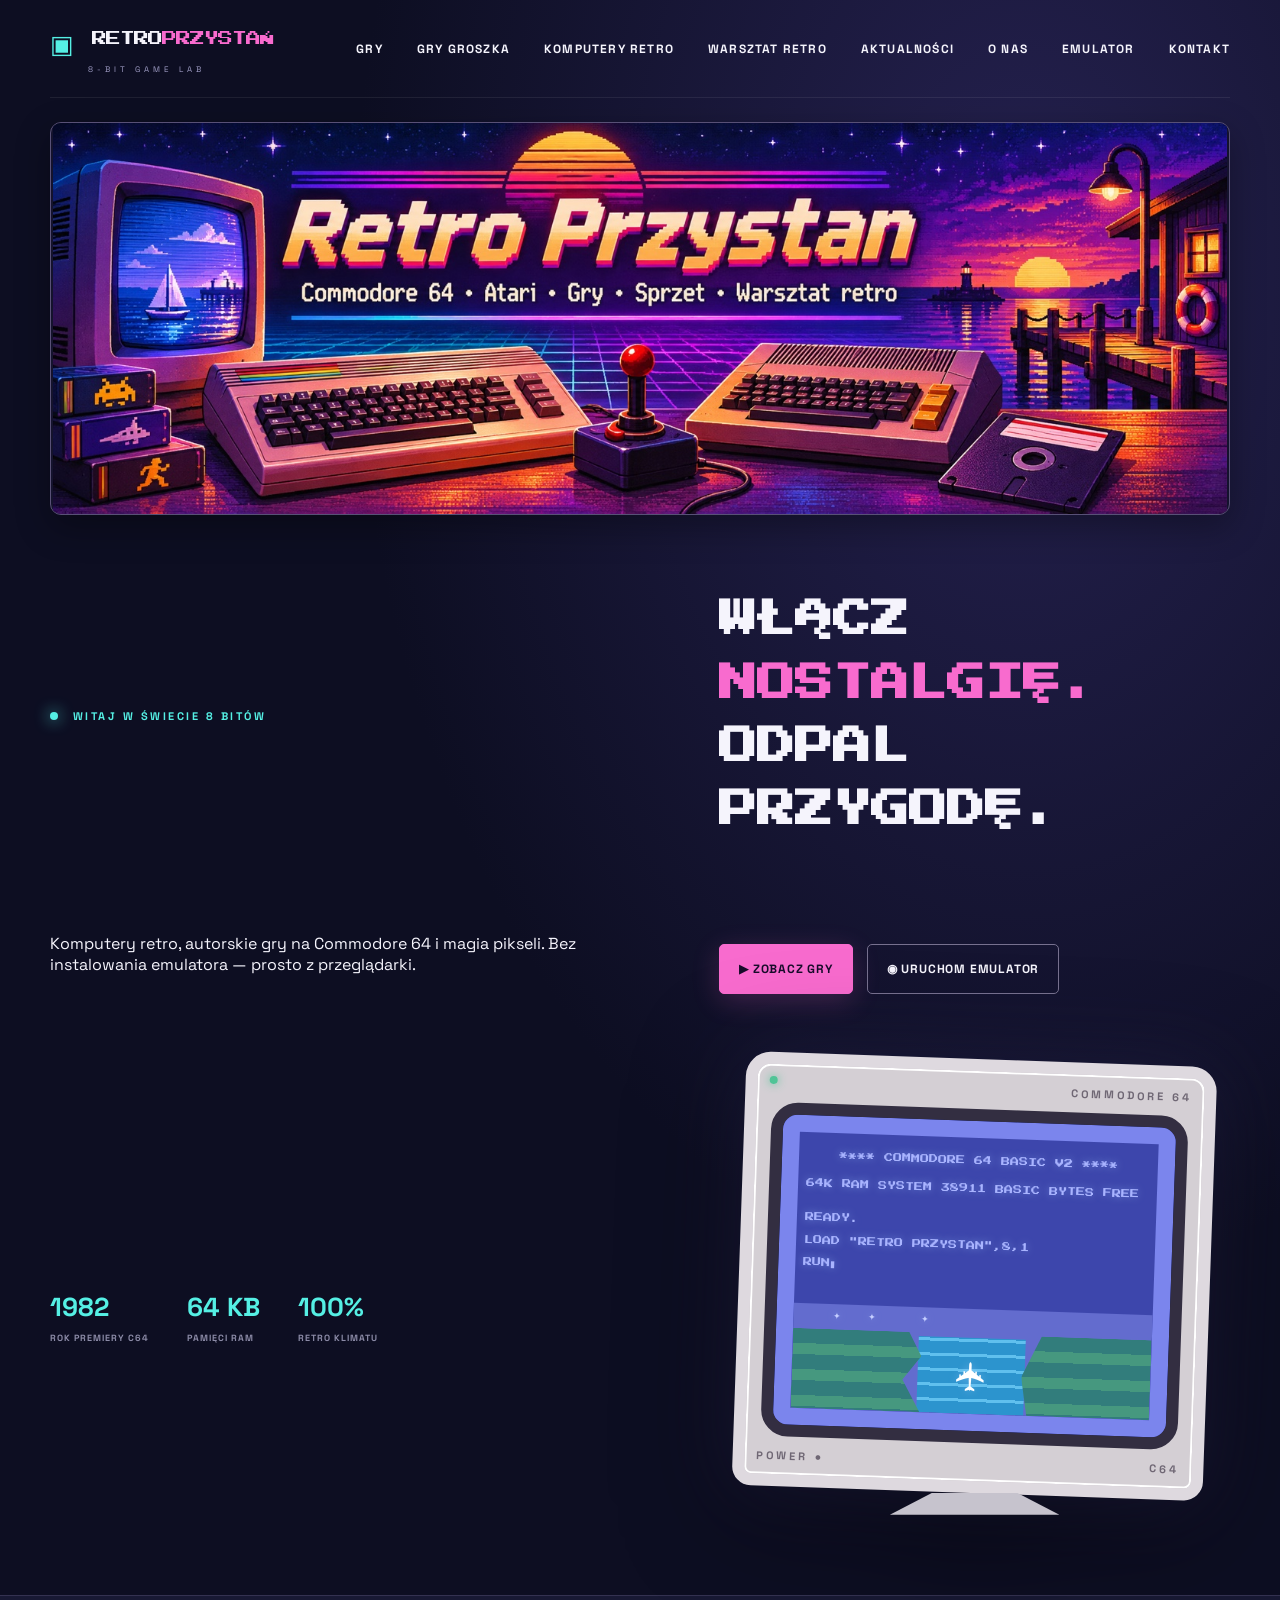
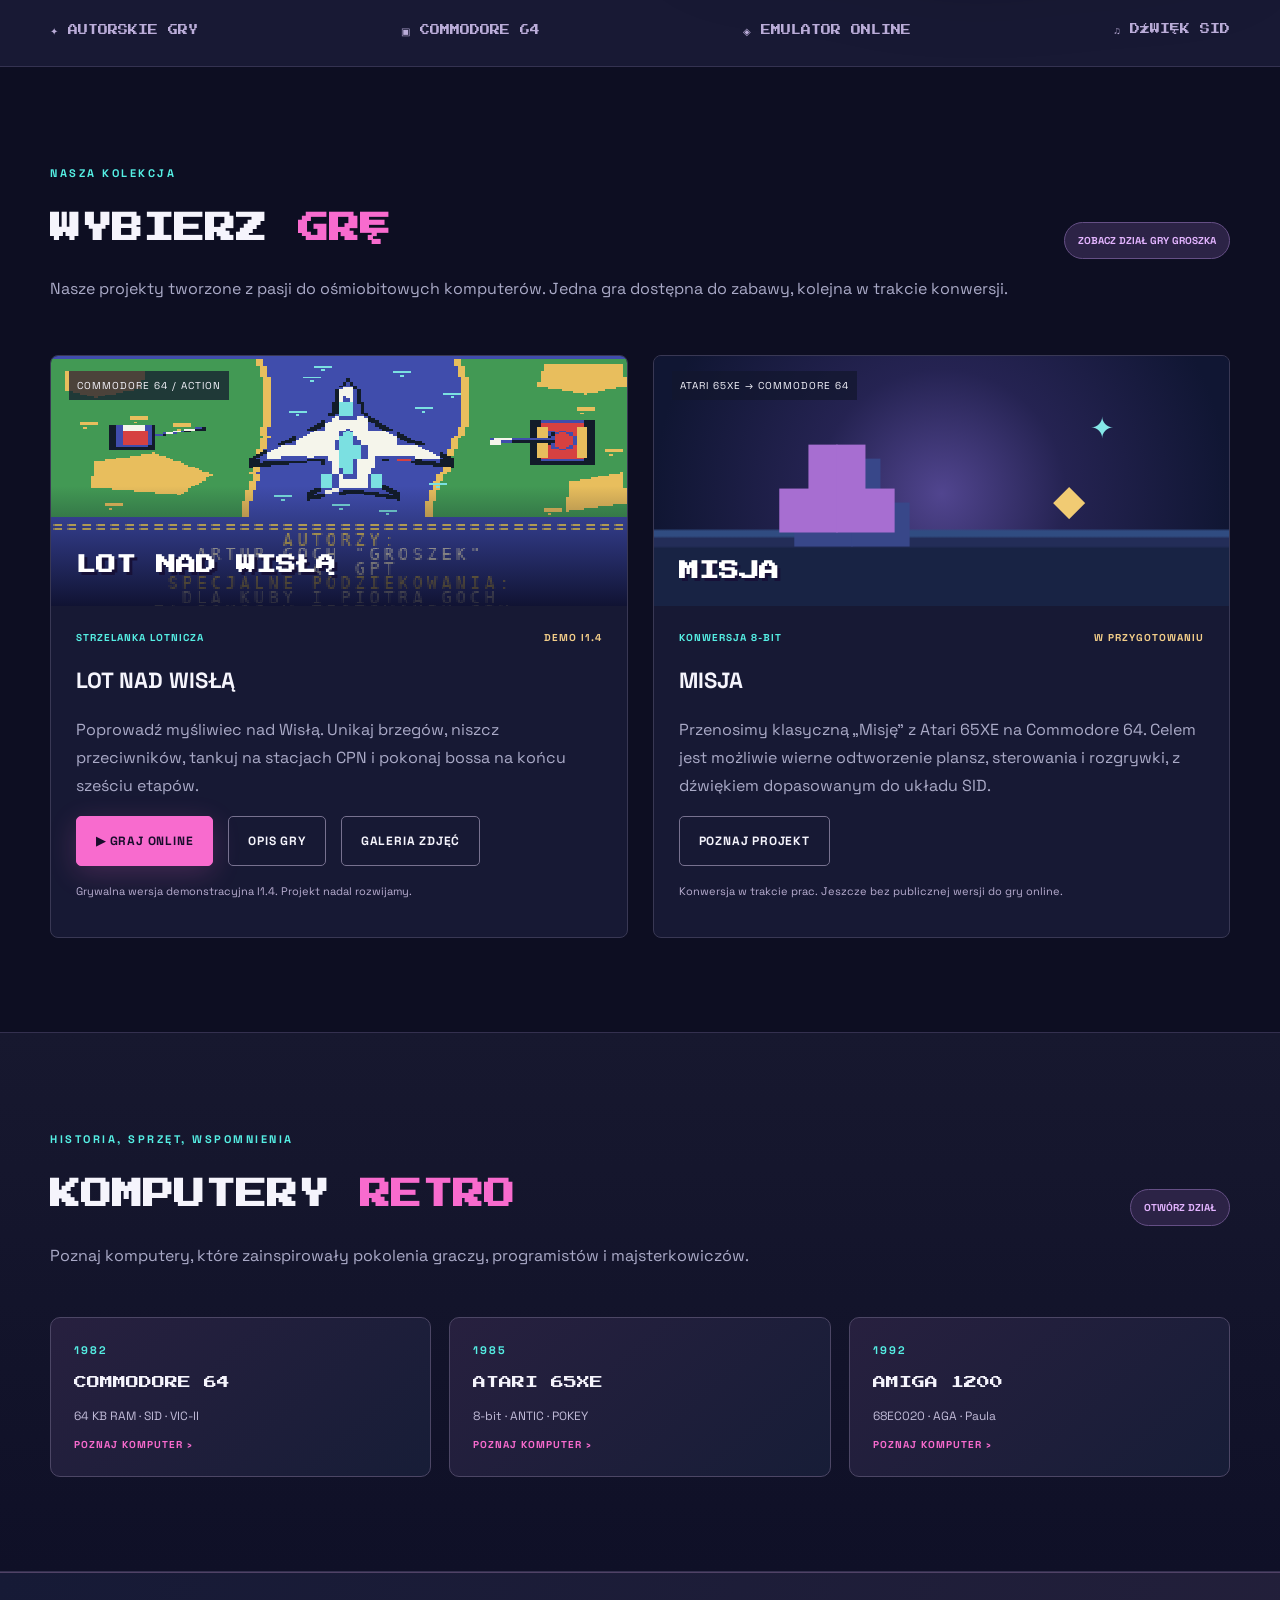
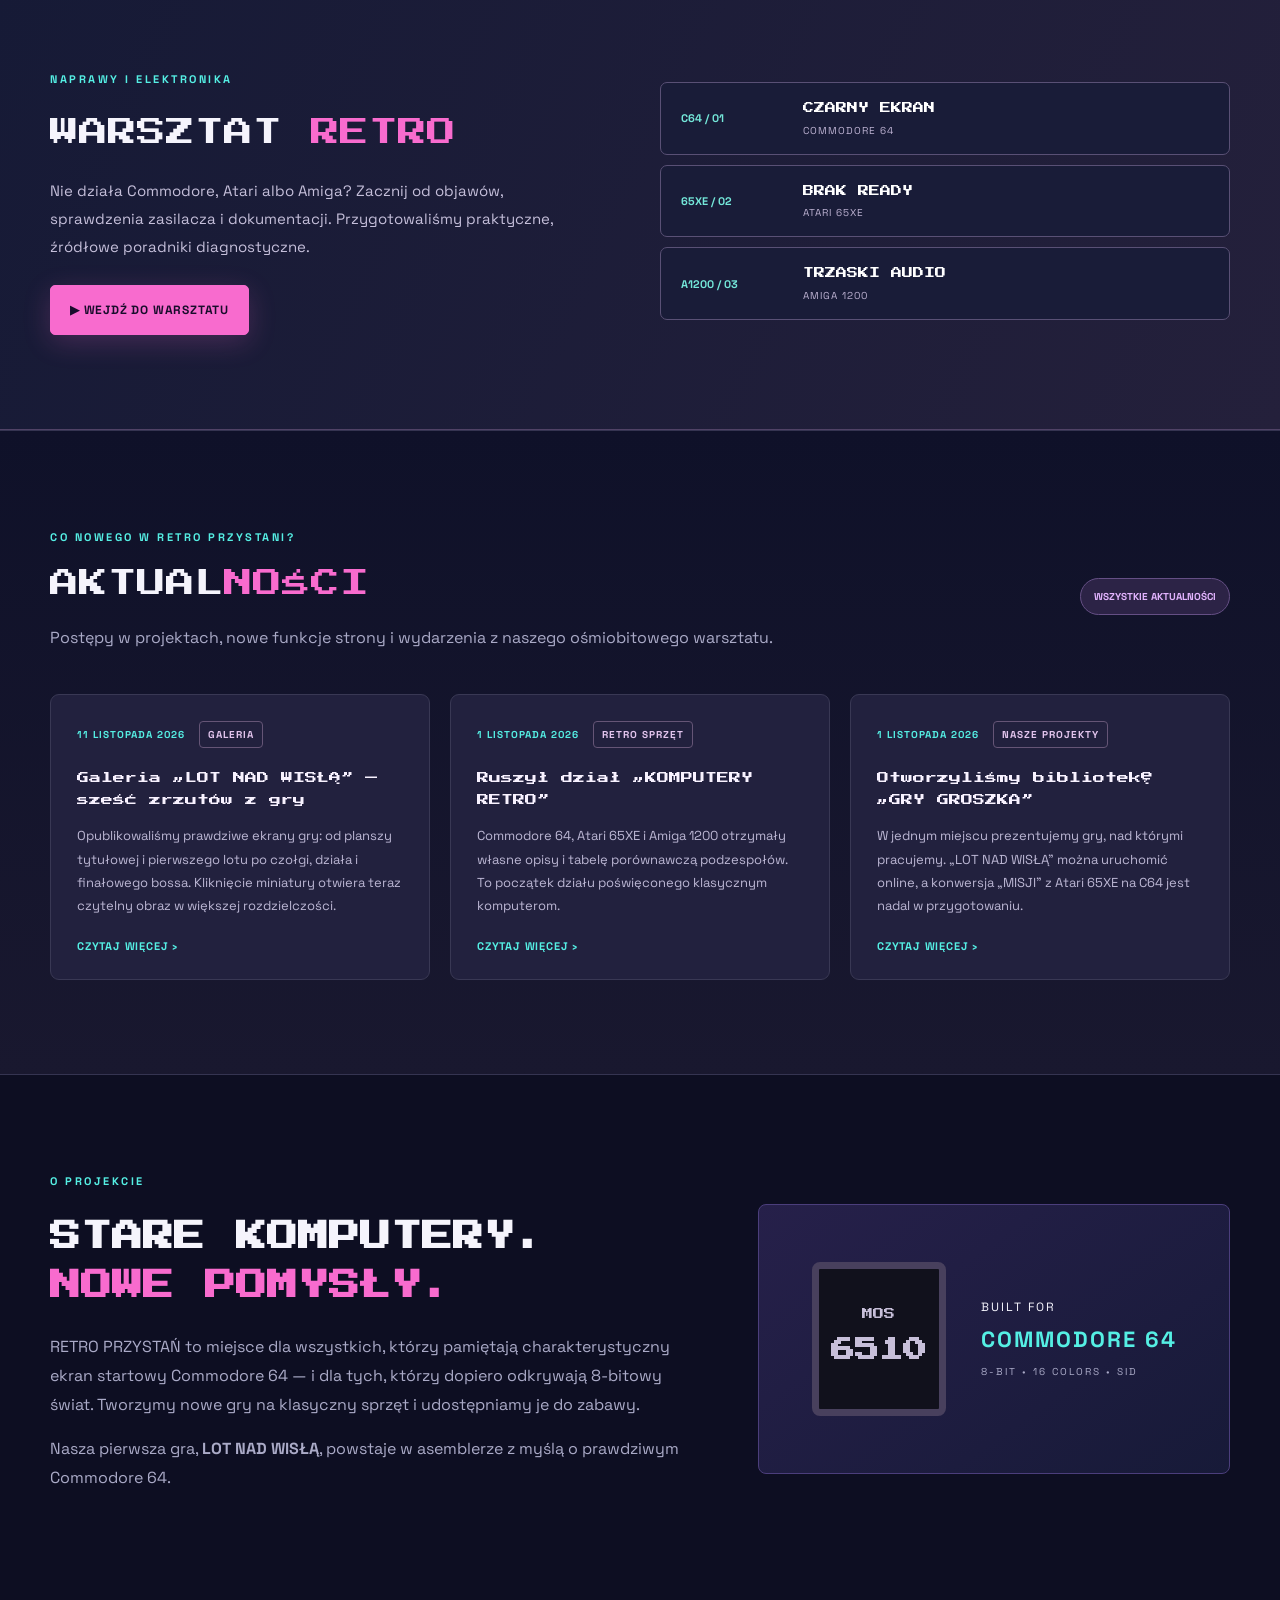
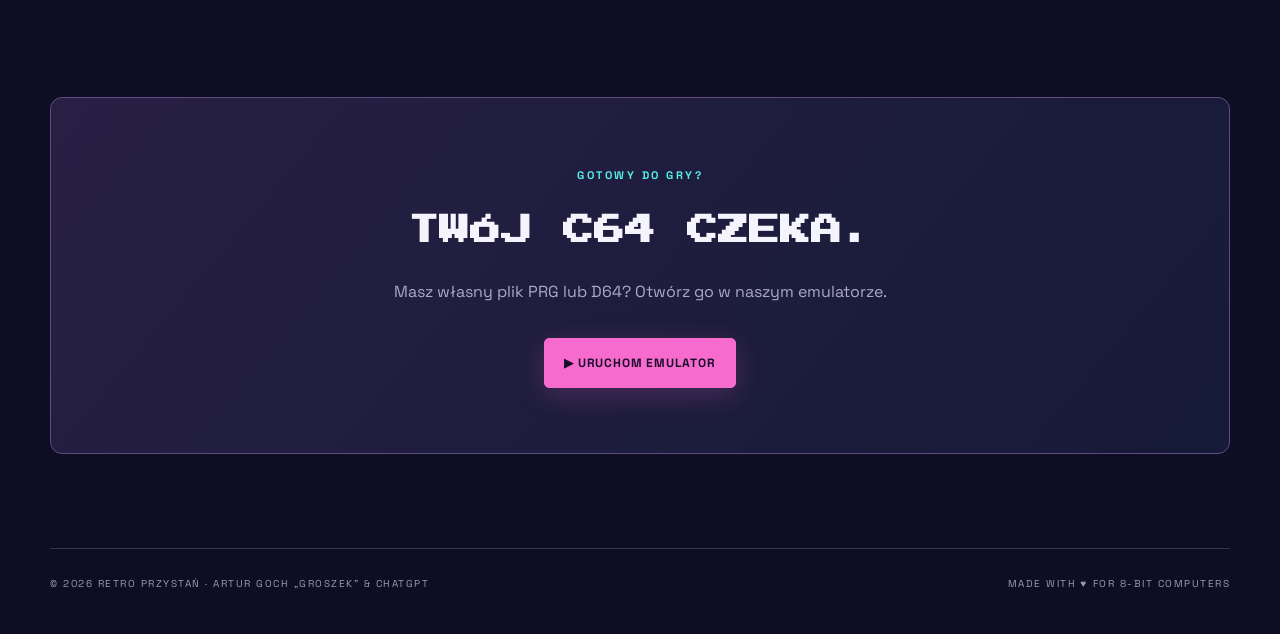
<file: index.html>
<!doctype html>
<html lang="pl">
<head>
  <meta charset="utf-8"><meta name="viewport" content="width=device-width,initial-scale=1">
  <meta name="theme-color" content="#11112b">
  <meta name="description" content="Retro Przystań — Commodore 64, autorskie gry i emulator w przeglądarce.">
  <title>RETRO PRZYSTAŃ — Gry na Commodore 64</title>
  <link rel="preconnect" href="https://fonts.googleapis.com">
  <link rel="preconnect" href="https://fonts.gstatic.com" crossorigin>
  <link href="https://fonts.googleapis.com/css2?family=Press+Start+2P&family=Space+Grotesk:wght@400;500;600;700&display=swap" rel="stylesheet">
  <link rel="stylesheet" href="style.css">
</head>
<body>
  <header class="topbar wrap"><a class="logo" href="index.html"><span class="logo-mark">▣</span> RETRO<span class="accent">PRZYSTAŃ</span><small>8-BIT GAME LAB</small></a><nav aria-label="Menu"><a href="#gry">GRY</a><a href="gry-groszka.html">GRY GROSZKA</a><a href="komputery-retro.html">KOMPUTERY RETRO</a><a href="warsztat-retro.html">WARSZTAT RETRO</a><a href="aktualnosci.html">AKTUALNOŚCI</a><a href="#o-projekcie">O NAS</a><a href="player.html">EMULATOR</a><a href="#kontakt">KONTAKT</a></nav></header>
  <main>
    <section class="home-main-banner wrap" aria-label="Baner główny RETRO PRZYSTANI">
      <img src="images/retro-przystan-banner-glowny.jpg" alt="Retro Przystań — Commodore 64, Atari, gry, sprzęt i warsztat retro. Nastrojowa grafika z komputerami, joystickiem, monitorem i przystanią o zachodzie słońca." width="1536" height="512" loading="eager" fetchpriority="high" decoding="async">
    </section>
    <section class="hero wrap"
      <div class="hero-text"><span class="eyebrow"><span class="pulse"></span> WITAJ W ŚWIECIE 8 BITÓW</span><h1>WŁĄCZ <em>NOSTALGIĘ.</em><br>ODPAL PRZYGODĘ.</h1><p>Komputery retro, autorskie gry na Commodore 64 i magia pikseli. Bez instalowania emulatora — prosto z przeglądarki.</p><div class="actions"><a class="btn primary" href="#gry">▶ ZOBACZ GRY</a><a class="btn ghost" href="player.html">◉ URUCHOM EMULATOR</a></div><div class="hero-stats"><div><strong>1982</strong><span>ROK PREMIERY C64</span></div><div><strong>64 KB</strong><span>PAMIĘCI RAM</span></div><div><strong>100%</strong><span>RETRO KLIMATU</span></div></div></div>
      <div class="machine" aria-label="Dekoracyjny ekran stylizowany na monitor Commodore 64"><div class="monitor"><div class="monitor-top"><span class="led"></span><span>COMMODORE 64</span></div><div class="crt"><div class="crt-inner"><div class="screen-title">**** COMMODORE 64 BASIC V2 ****</div><div>64K RAM SYSTEM 38911 BASIC BYTES FREE</div><div class="ready">READY.</div><div class="screen-line">LOAD "RETRO PRZYSTAN",8,1</div><div class="screen-line">RUN<span class="cursor">▮</span></div><div class="pixel-scene"><div class="sky-pixels">✦ &nbsp; ✦ &nbsp;&nbsp;&nbsp; ✦</div><div class="plane">✈</div><div class="river"></div><div class="shore shore-left"></div><div class="shore shore-right"></div></div></div></div><div class="monitor-bottom"><span>POWER ●</span><span>C64</span></div></div><div class="stand"></div></div>
    </section>
    <section class="features"><div class="wrap feature-grid"><span>✦ AUTORSKIE GRY</span><span>▣ COMMODORE 64</span><span>◈ EMULATOR ONLINE</span><span>♫ DŹWIĘK SID</span></div></section>
    <section class="section wrap" id="gry"><div class="section-head"><div><span class="eyebrow">NASZA KOLEKCJA</span><h2>WYBIERZ <span class="accent">GRĘ</span></h2><p>Nasze projekty tworzone z pasji do ośmiobitowych komputerów. Jedna gra dostępna do zabawy, kolejna w trakcie konwersji.</p></div><a class="pill pill-link" href="gry-groszka.html">ZOBACZ DZIAŁ GRY GROSZKA</a></div><div class="game-grid"><article class="game-card"><div class="art art--cover"><img class="game-cover" src="images/lot-nad-wisla-tytul.png" alt="Grafika tytułowa gry LOT NAD WISŁĄ: samolot nad rzeką Wisłą" loading="lazy"><div class="art-label">COMMODORE 64 / ACTION</div><strong>LOT NAD WISŁĄ</strong></div><div class="game-content"><div class="meta"><span>STRZELANKA LOTNICZA</span><span class="status">DEMO I1.4</span></div><h3>LOT NAD WISŁĄ</h3><p>Poprowadź myśliwiec nad Wisłą. Unikaj brzegów, niszcz przeciwników, tankuj na stacjach CPN i pokonaj bossa na końcu sześciu etapów.</p><div class="card-actions"><a class="btn primary" href="player.html?game=lot-nad-wisla">▶ GRAJ ONLINE</a><a class="btn ghost" href="lot-nad-wisla.html">OPIS GRY</a><a class="btn ghost" href="lot-nad-wisla.html#galeria">GALERIA ZDJĘĆ</a></div><p class="game-version-note">Grywalna wersja demonstracyjna I1.4. Projekt nadal rozwijamy.</p></div></article><article class="game-card">
  <div class="art misja-art" aria-label="Dekoracyjna grafika retro, nie jest zrzutem ekranu gry">
    <div class="art-label">ATARI 65XE → COMMODORE 64</div>
    <div class="misja-pixel-art" aria-hidden="true"><span class="pixel-star">✦</span><span class="pixel-mountain">▟▙</span><span class="pixel-object">◆</span></div>
    <strong>MISJA</strong>
  </div>
  <div class="game-content">
    <div class="meta"><span>KONWERSJA 8-BIT</span><span class="status">W PRZYGOTOWANIU</span></div>
    <h3>MISJA</h3>
    <p>Przenosimy klasyczną „Misję” z Atari 65XE na Commodore 64. Celem jest możliwie wierne odtworzenie plansz, sterowania i rozgrywki, z dźwiękiem dopasowanym do układu SID.</p>
    <div class="card-actions"><a class="btn ghost" href="gry-groszka.html#misja">POZNAJ PROJEKT</a></div>
    <p class="game-version-note">Konwersja w trakcie prac. Jeszcze bez publicznej wersji do gry online.</p>
  </div>
</article></div></section>

    <section class="section retro-feature-section" aria-labelledby="retro-feature-title">
      <div class="wrap">
        <div class="section-head">
          <div>
            <span class="eyebrow">HISTORIA, SPRZĘT, WSPOMNIENIA</span>
            <h2 id="retro-feature-title">KOMPUTERY <span class="accent">RETRO</span></h2>
            <p>Poznaj komputery, które zainspirowały pokolenia graczy, programistów i majsterkowiczów.</p>
          </div>
          <a class="pill pill-link" href="komputery-retro.html">OTWÓRZ DZIAŁ</a>
        </div>
        <div class="retro-teaser-grid">
          <a class="retro-teaser" href="komputery-retro.html#commodore64"><span class="retro-teaser-year">1982</span><strong>COMMODORE 64</strong><span>64 KB RAM · SID · VIC-II</span><span class="retro-teaser-link">POZNAJ KOMPUTER ›</span></a>
          <a class="retro-teaser" href="komputery-retro.html#atari65xe"><span class="retro-teaser-year">1985</span><strong>ATARI 65XE</strong><span>8-bit · ANTIC · POKEY</span><span class="retro-teaser-link">POZNAJ KOMPUTER ›</span></a>
          <a class="retro-teaser" href="komputery-retro.html#amiga1200"><span class="retro-teaser-year">1992</span><strong>AMIGA 1200</strong><span>68EC020 · AGA · Paula</span><span class="retro-teaser-link">POZNAJ KOMPUTER ›</span></a>
        </div>
      </div>
    </section>


    <section class="section workshop-home-section" id="warsztat" aria-labelledby="workshop-home-title">
      <div class="wrap workshop-home-layout">
        <div>
          <span class="eyebrow">NAPRAWY I ELEKTRONIKA</span>
          <h2 id="workshop-home-title">WARSZTAT <span class="accent">RETRO</span></h2>
          <p>Nie działa Commodore, Atari albo Amiga? Zacznij od objawów, sprawdzenia zasilacza i dokumentacji. Przygotowaliśmy praktyczne, źródłowe poradniki diagnostyczne.</p>
          <a class="btn primary" href="warsztat-retro.html">▶ WEJDŹ DO WARSZTATU</a>
        </div>
        <div class="workshop-home-cards" aria-label="Tematy poradników">
          <a href="warsztat-retro.html#c64"><span>C64 / 01</span><strong>CZARNY EKRAN</strong><small>COMMODORE 64</small></a>
          <a href="warsztat-retro.html#atari"><span>65XE / 02</span><strong>BRAK READY</strong><small>ATARI 65XE</small></a>
          <a href="warsztat-retro.html#amiga"><span>A1200 / 03</span><strong>TRZASKI AUDIO</strong><small>AMIGA 1200</small></a>
        </div>
      </div>
    </section>
    <section class="section news-home-section" id="aktualnosci" aria-labelledby="news-home-heading">
      <div class="wrap">
        <div class="section-head">
          <div><span class="eyebrow">CO NOWEGO W RETRO PRZYSTANI?</span><h2 id="news-home-heading">AKTUAL<span class="accent">NOŚCI</span></h2>
          <p>Postępy w projektach, nowe funkcje strony i wydarzenia z naszego ośmiobitowego warsztatu.</p></div>
          <a class="pill pill-link" href="aktualnosci.html">WSZYSTKIE AKTUALNOŚCI</a>
        </div>
        <div class="news-home-grid">
          <article class="news-home-card">
            <div class="news-meta"><time datetime="2026-11-11">11 LISTOPADA 2026</time><span>GALERIA</span></div>
            <h3><a href="aktualnosci.html#galeria-lot-nad-wisla">Galeria „LOT NAD WISŁĄ” — sześć zrzutów z gry</a></h3>
            <p>Opublikowaliśmy prawdziwe ekrany gry: od planszy tytułowej i pierwszego lotu po czołgi, działa i finałowego bossa. Kliknięcie miniatury otwiera teraz czytelny obraz w większej rozdzielczości.</p>
            <a class="news-read-link" href="aktualnosci.html#galeria-lot-nad-wisla">CZYTAJ WIĘCEJ ›</a>
          </article>
<article class="news-home-card">
            <div class="news-meta"><time datetime="2026-11-01">1 LISTOPADA 2026</time><span>RETRO SPRZĘT</span></div>
            <h3><a href="aktualnosci.html#komputery-retro">Ruszył dział „KOMPUTERY RETRO”</a></h3>
            <p>Commodore 64, Atari 65XE i Amiga 1200 otrzymały własne opisy i tabelę porównawczą podzespołów. To początek działu poświęconego klasycznym komputerom.</p>
            <a class="news-read-link" href="aktualnosci.html#komputery-retro">CZYTAJ WIĘCEJ ›</a>
          </article>
<article class="news-home-card">
            <div class="news-meta"><time datetime="2026-11-01">1 LISTOPADA 2026</time><span>NASZE PROJEKTY</span></div>
            <h3><a href="aktualnosci.html#gry-groszka">Otworzyliśmy bibliotekę „GRY GROSZKA”</a></h3>
            <p>W jednym miejscu prezentujemy gry, nad którymi pracujemy. „LOT NAD WISŁĄ” można uruchomić online, a konwersja „MISJI” z Atari 65XE na C64 jest nadal w przygotowaniu.</p>
            <a class="news-read-link" href="aktualnosci.html#gry-groszka">CZYTAJ WIĘCEJ ›</a>
          </article>
        </div>
      </div>
    </section>
    <section class="section wrap" id="o-projekcie"><div class="about"><div><span class="eyebrow">O PROJEKCIE</span><h2>STARE KOMPUTERY.<br><span class="accent">NOWE POMYSŁY.</span></h2><p>RETRO PRZYSTAŃ to miejsce dla wszystkich, którzy pamiętają charakterystyczny ekran startowy Commodore 64 — i dla tych, którzy dopiero odkrywają 8-bitowy świat. Tworzymy nowe gry na klasyczny sprzęt i udostępniamy je do zabawy.</p><p>Nasza pierwsza gra, <b>LOT NAD WISŁĄ</b>, powstaje w asemblerze z myślą o prawdziwym Commodore 64.</p></div><div class="about-panel"><div class="chip">MOS<br><b>6510</b></div><div class="panel-copy">BUILT FOR<br><strong>COMMODORE 64</strong><small>8-BIT • 16 COLORS • SID</small></div></div></div></section>
    <section class="section wrap" id="kontakt"><div class="cta"><span class="eyebrow">GOTOWY DO GRY?</span><h2>TWÓJ C64 CZEKA.</h2><p>Masz własny plik PRG lub D64? Otwórz go w naszym emulatorze.</p><a class="btn primary" href="player.html">▶ URUCHOM EMULATOR</a></div></section>
  </main><footer class="wrap footer"><span>© 2026 RETRO PRZYSTAŃ · ARTUR GOCH „GROSZEK” & CHATGPT</span><span>MADE WITH ♥ FOR 8-BIT COMPUTERS</span></footer>
</body></html>
</file>
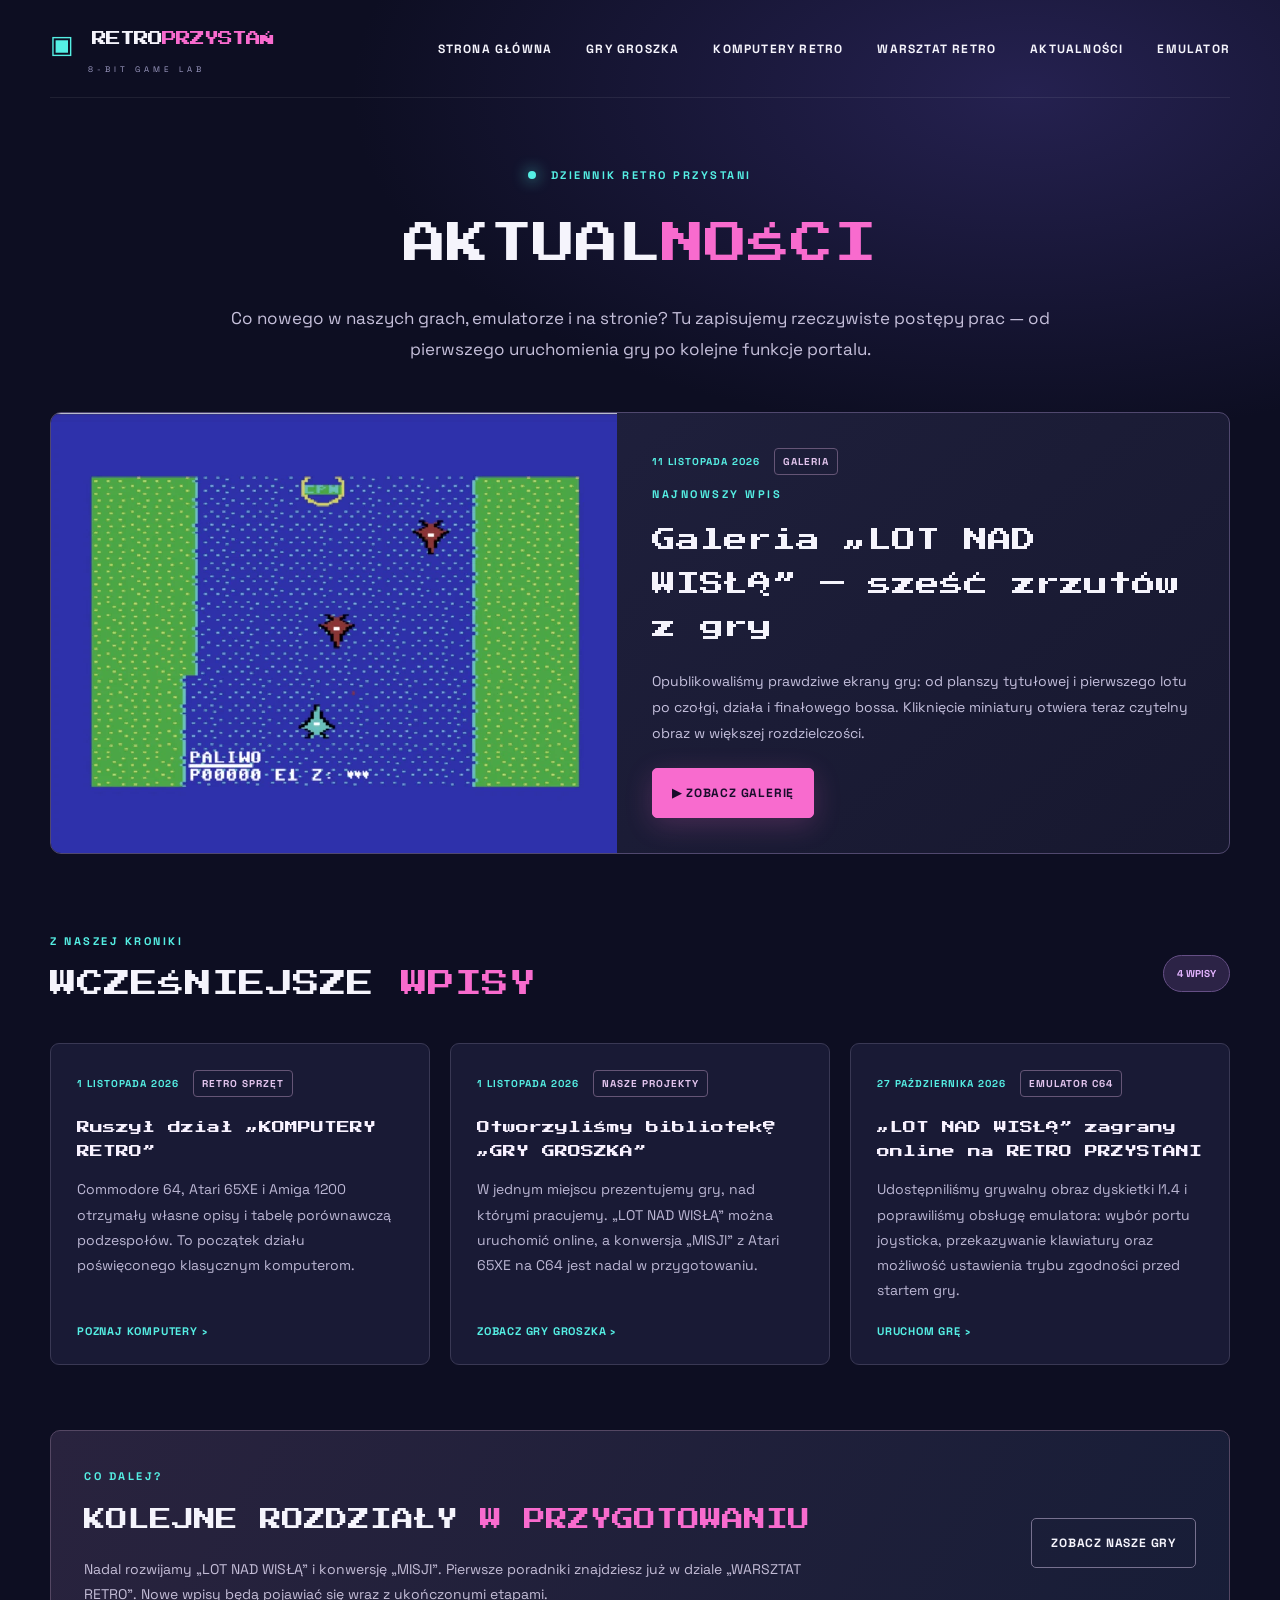
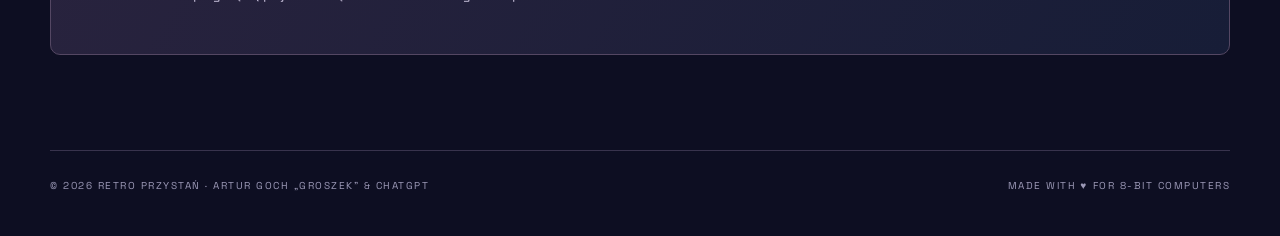
<file: aktualnosci.html>
<!doctype html>
<html lang="pl">
<head>
<meta charset="utf-8">
<meta name="viewport" content="width=device-width,initial-scale=1">
<meta name="theme-color" content="#11112b">
<meta name="description" content="Aktualności RETRO PRZYSTANI: postępy prac nad grami LOT NAD WISŁĄ i MISJA, galeria, emulator Commodore 64 i dział Komputery Retro.">
<title>AKTUALNOŚCI — RETRO PRZYSTAŃ</title>
<link rel="preconnect" href="https://fonts.googleapis.com">
<link rel="preconnect" href="https://fonts.gstatic.com" crossorigin>
<link href="https://fonts.googleapis.com/css2?family=Press+Start+2P&family=Space+Grotesk:wght@400;500;600;700&display=swap" rel="stylesheet">
<link rel="stylesheet" href="style.css">
</head>
<body>
<header class="topbar wrap">
  <a class="logo" href="index.html"><span class="logo-mark">▣</span> RETRO<span class="accent">PRZYSTAŃ</span><small>8-BIT GAME LAB</small></a>
  <nav aria-label="Menu">
    <a href="index.html">STRONA GŁÓWNA</a>
    <a href="gry-groszka.html">GRY GROSZKA</a>
    <a href="komputery-retro.html">KOMPUTERY RETRO</a>
    <a href="warsztat-retro.html">WARSZTAT RETRO</a>
    <a href="aktualnosci.html" aria-current="page">AKTUALNOŚCI</a>
    <a href="player.html">EMULATOR</a>
  </nav>
</header>
<main class="wrap news-page">
  <header class="news-hero">
    <span class="eyebrow"><span class="pulse"></span> DZIENNIK RETRO PRZYSTANI</span>
    <h1>AKTUAL<span class="accent">NOŚCI</span></h1>
    <p>Co nowego w naszych grach, emulatorze i na stronie? Tu zapisujemy rzeczywiste postępy prac — od pierwszego uruchomienia gry po kolejne funkcje portalu.</p>
  </header>
  <section class="news-featured" aria-labelledby="news-latest-title">
    <div class="news-featured-visual"><img src="images/galeria-lot-pelne/03-wrogie-samoloty.webp" alt="Zrzut ekranu LOT NAD WISŁĄ — samolot nad rzeką i przeciwnicy" width="1049" height="786" loading="eager" decoding="async"></div>
    <article class="news-featured-content" id="galeria-lot-nad-wisla">
      <div class="news-meta"><time datetime="2026-11-11">11 LISTOPADA 2026</time><span>GALERIA</span></div>
      <span class="eyebrow">NAJNOWSZY WPIS</span>
      <h2 id="news-latest-title">Galeria „LOT NAD WISŁĄ” — sześć zrzutów z gry</h2>
      <p>Opublikowaliśmy prawdziwe ekrany gry: od planszy tytułowej i pierwszego lotu po czołgi, działa i finałowego bossa. Kliknięcie miniatury otwiera teraz czytelny obraz w większej rozdzielczości.</p>
      <a class="btn primary" href="lot-nad-wisla.html#galeria">▶ ZOBACZ GALERIĘ</a>
    </article>
  </section>

  <section class="news-archive" aria-labelledby="news-archive-title">
    <div class="section-head"><div>
      <span class="eyebrow">Z NASZEJ KRONIKI</span>
      <h2 id="news-archive-title">WCZEŚNIEJSZE <span class="accent">WPISY</span></h2>
    </div><span class="pill">4 WPISY</span></div>
    <div class="news-card-grid">
      <article class="news-card" id="komputery-retro">
        <div class="news-meta"><time datetime="2026-11-01">1 LISTOPADA 2026</time><span>RETRO SPRZĘT</span></div>
        <h3>Ruszył dział „KOMPUTERY RETRO”</h3>
        <p>Commodore 64, Atari 65XE i Amiga 1200 otrzymały własne opisy i tabelę porównawczą podzespołów. To początek działu poświęconego klasycznym komputerom.</p>
        <a class="news-read-link" href="komputery-retro.html">POZNAJ KOMPUTERY ›</a>
      </article>
<article class="news-card" id="gry-groszka">
        <div class="news-meta"><time datetime="2026-11-01">1 LISTOPADA 2026</time><span>NASZE PROJEKTY</span></div>
        <h3>Otworzyliśmy bibliotekę „GRY GROSZKA”</h3>
        <p>W jednym miejscu prezentujemy gry, nad którymi pracujemy. „LOT NAD WISŁĄ” można uruchomić online, a konwersja „MISJI” z Atari 65XE na C64 jest nadal w przygotowaniu.</p>
        <a class="news-read-link" href="gry-groszka.html">ZOBACZ GRY GROSZKA ›</a>
      </article>
<article class="news-card" id="emulator-i-gra">
        <div class="news-meta"><time datetime="2026-10-27">27 PAŹDZIERNIKA 2026</time><span>EMULATOR C64</span></div>
        <h3>„LOT NAD WISŁĄ” zagrany online na RETRO PRZYSTANI</h3>
        <p>Udostępniliśmy grywalny obraz dyskietki I1.4 i poprawiliśmy obsługę emulatora: wybór portu joysticka, przekazywanie klawiatury oraz możliwość ustawienia trybu zgodności przed startem gry.</p>
        <a class="news-read-link" href="player.html?game=lot-nad-wisla">URUCHOM GRĘ ›</a>
      </article>
    </div>
  </section>
  <aside class="news-footnote">
    <div>
      <span class="eyebrow">CO DALEJ?</span>
      <h2>KOLEJNE ROZDZIAŁY <span class="accent">W PRZYGOTOWANIU</span></h2>
      <p>Nadal rozwijamy „LOT NAD WISŁĄ” i konwersję „MISJI”. Pierwsze poradniki znajdziesz już w dziale „WARSZTAT RETRO”. Nowe wpisy będą pojawiać się wraz z ukończonymi etapami.</p>
    </div>
    <a class="btn ghost" href="gry-groszka.html">ZOBACZ NASZE GRY</a>
  </aside>
</main>
<footer class="wrap footer"><span>© 2026 RETRO PRZYSTAŃ · ARTUR GOCH „GROSZEK” & CHATGPT</span><span>MADE WITH ♥ FOR 8-BIT COMPUTERS</span></footer>
</body>
</html>
</file>
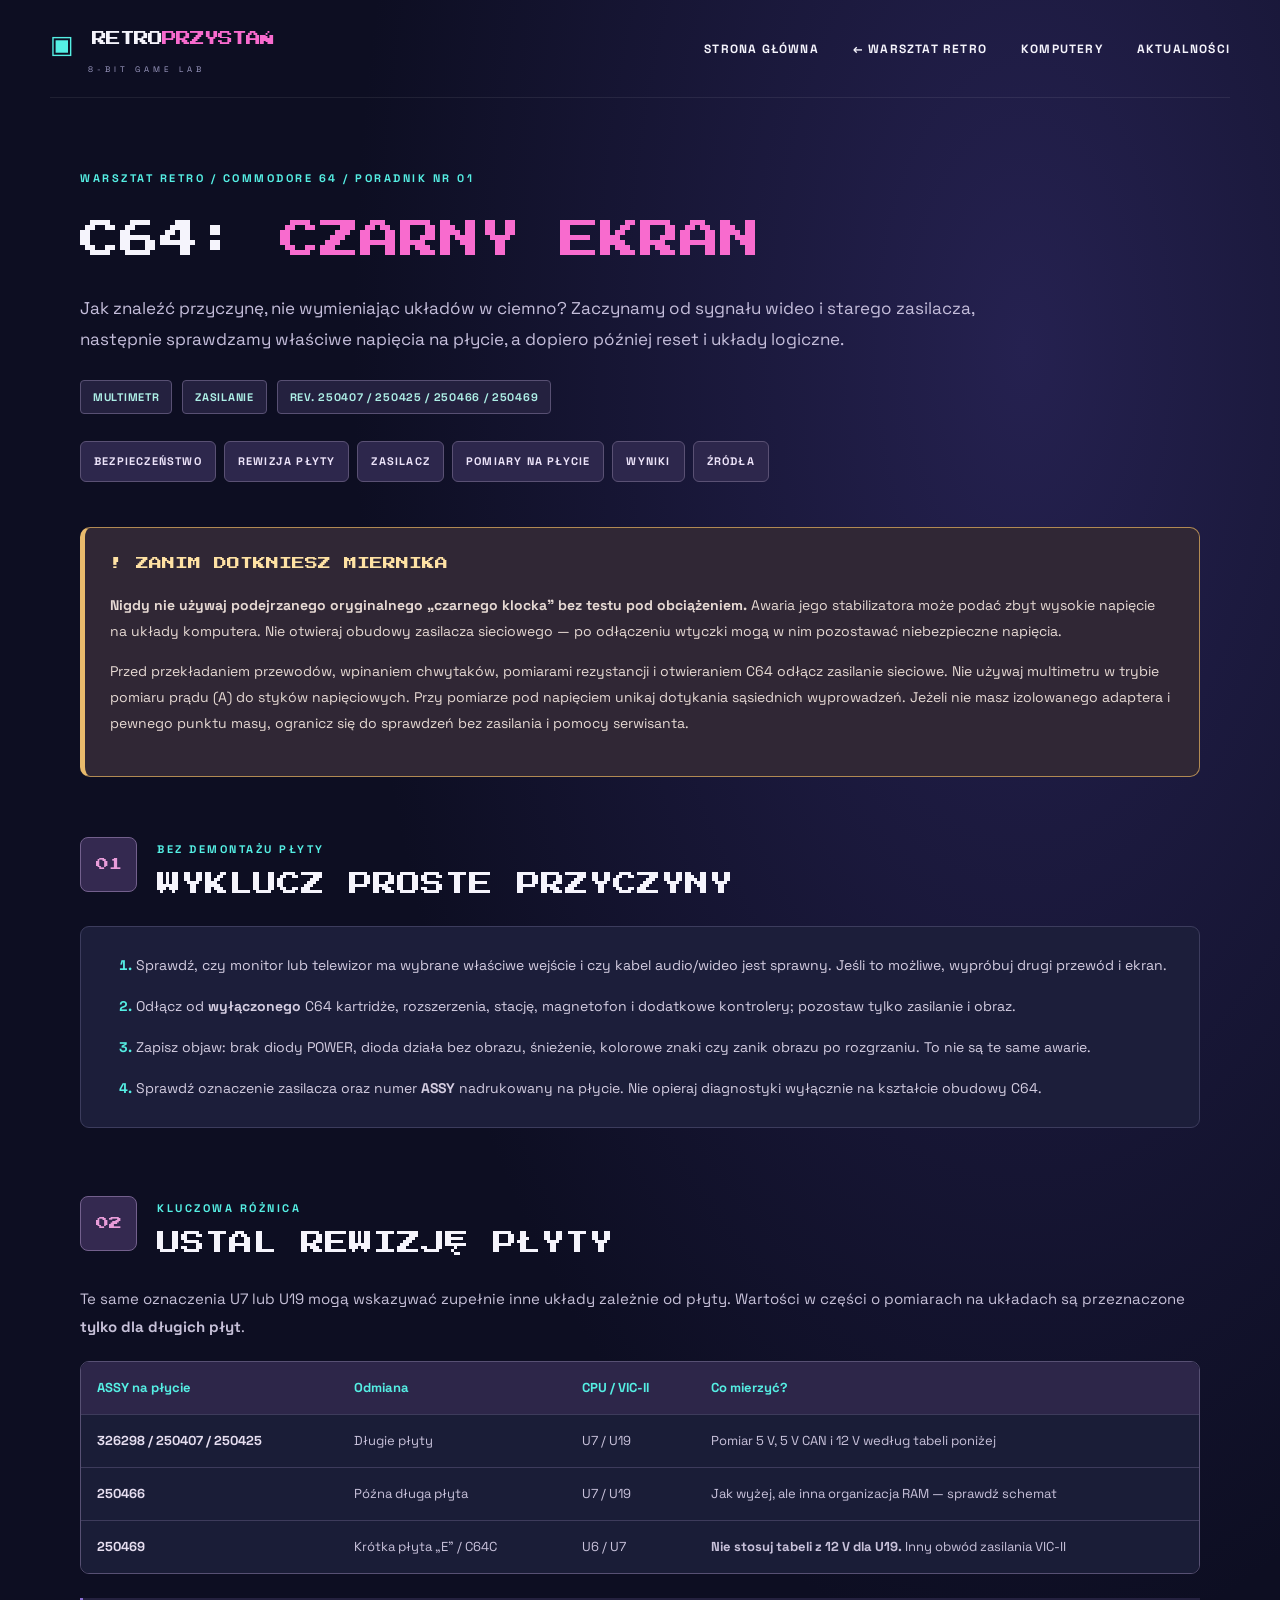
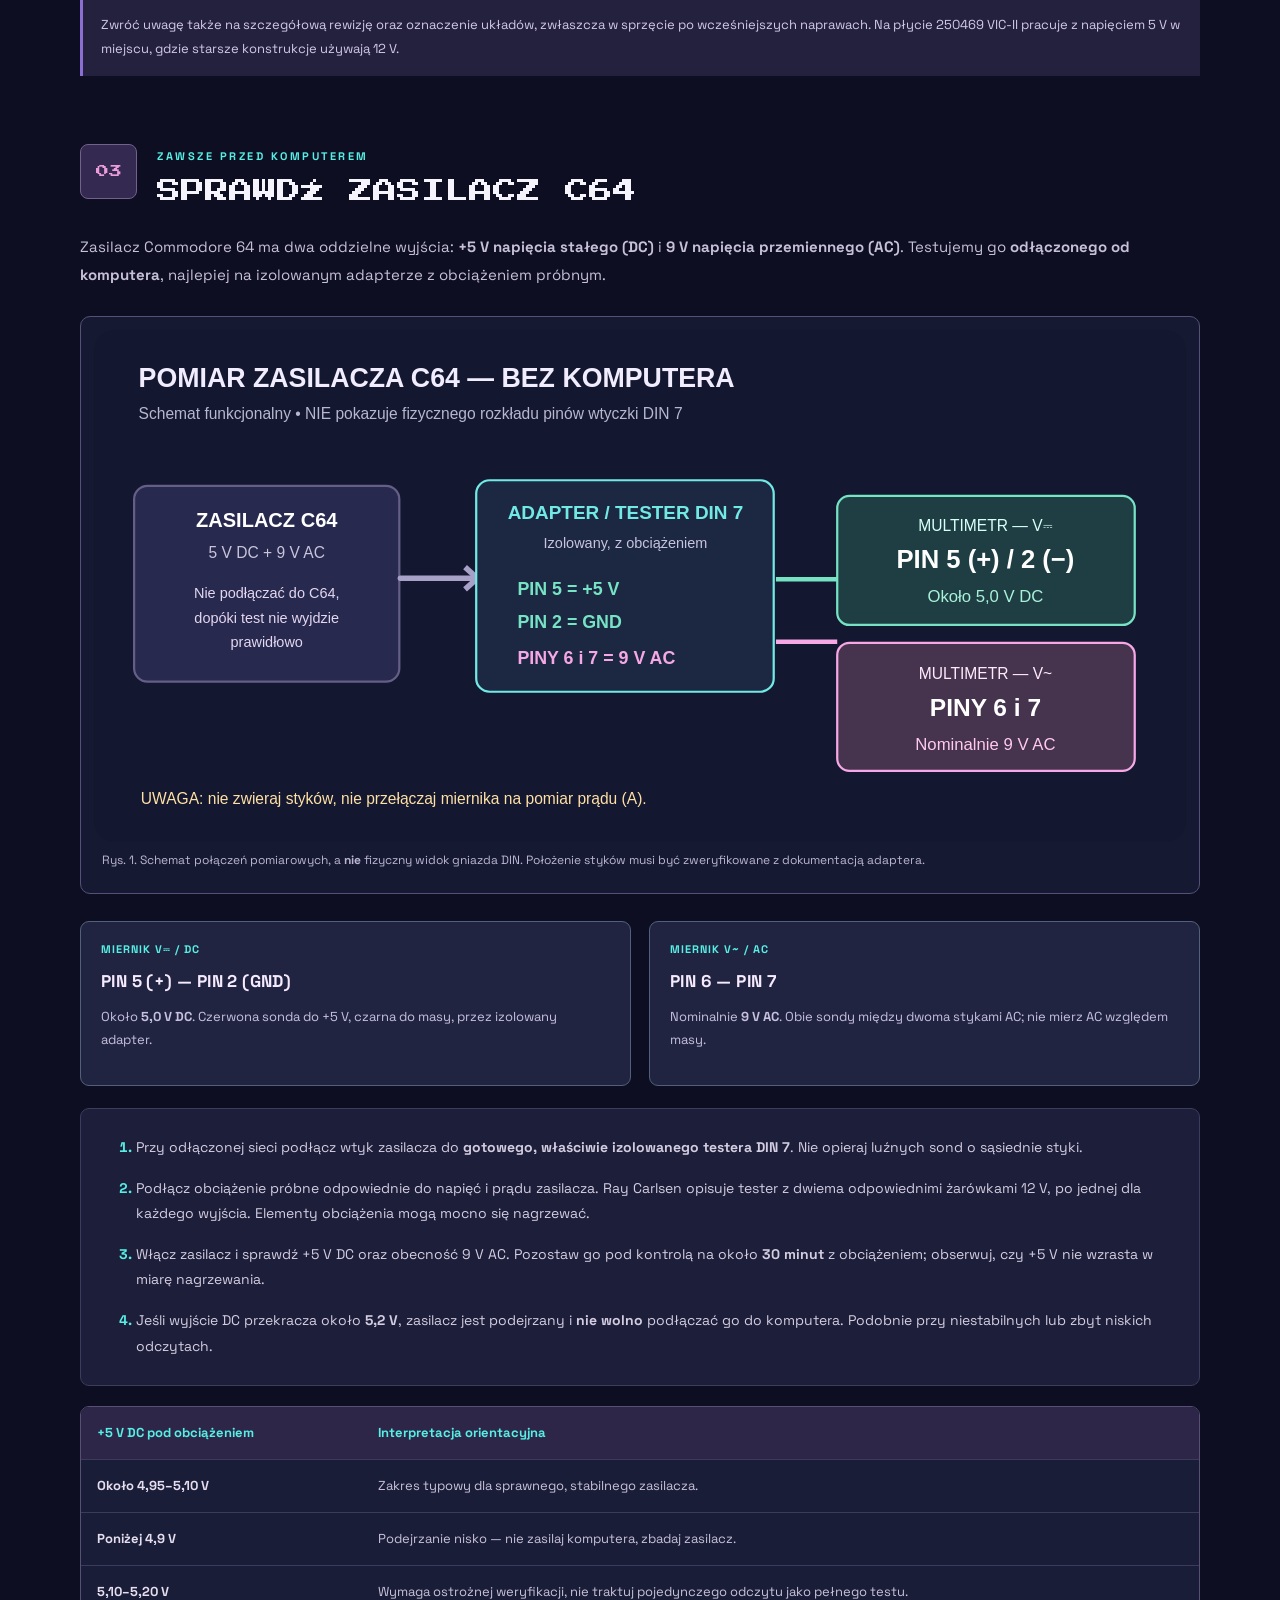
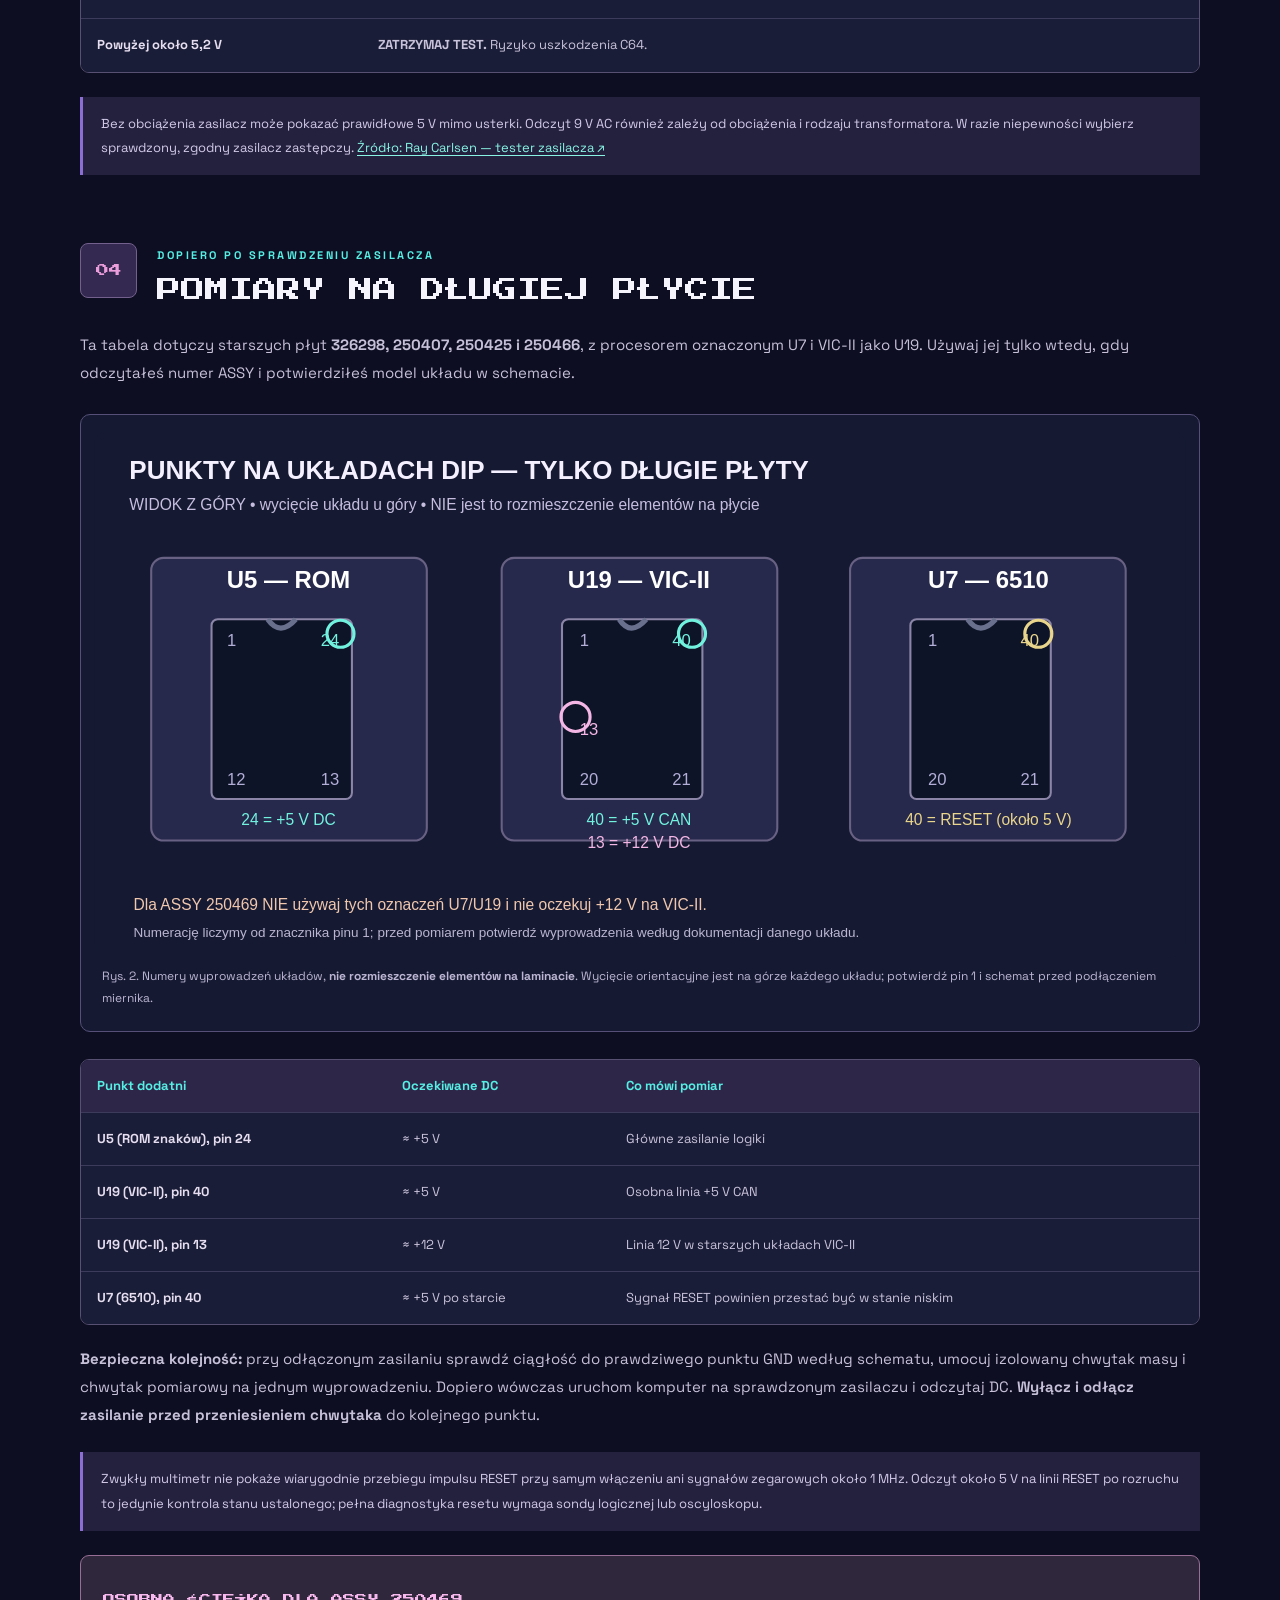
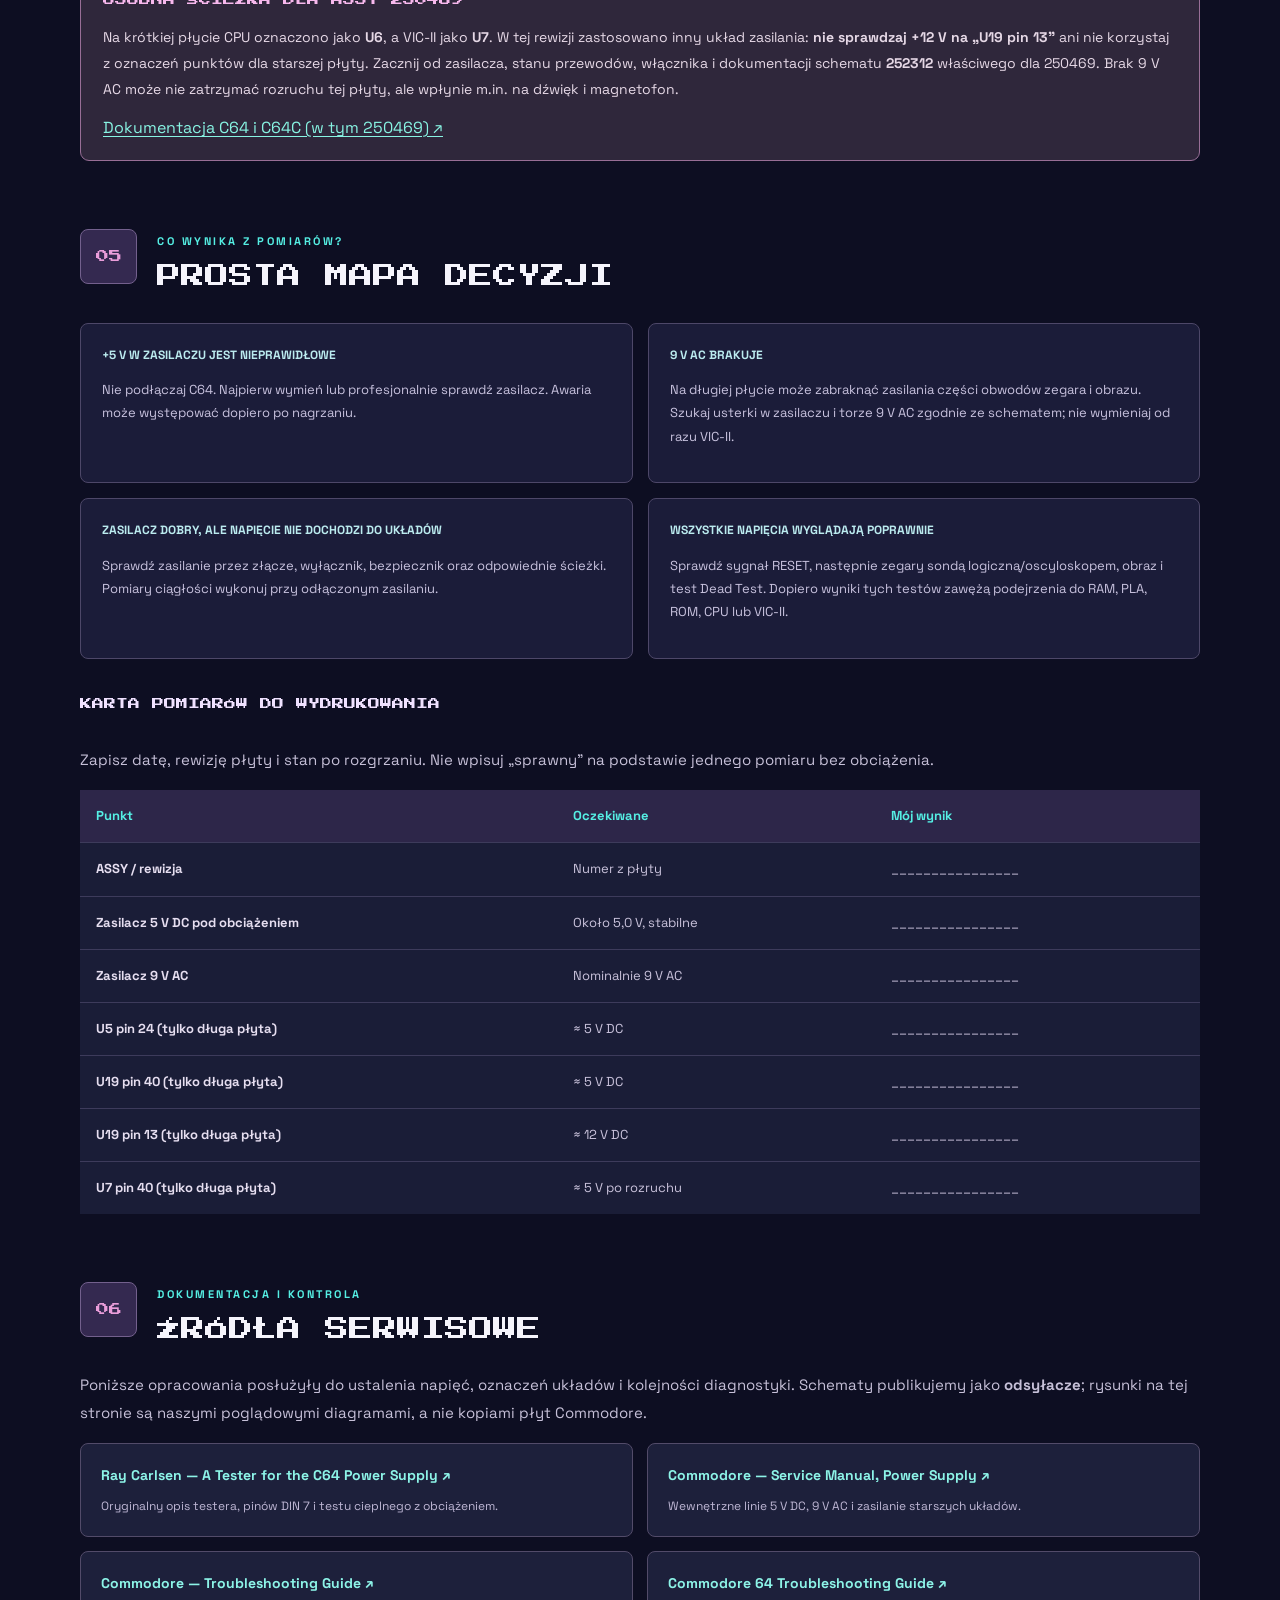
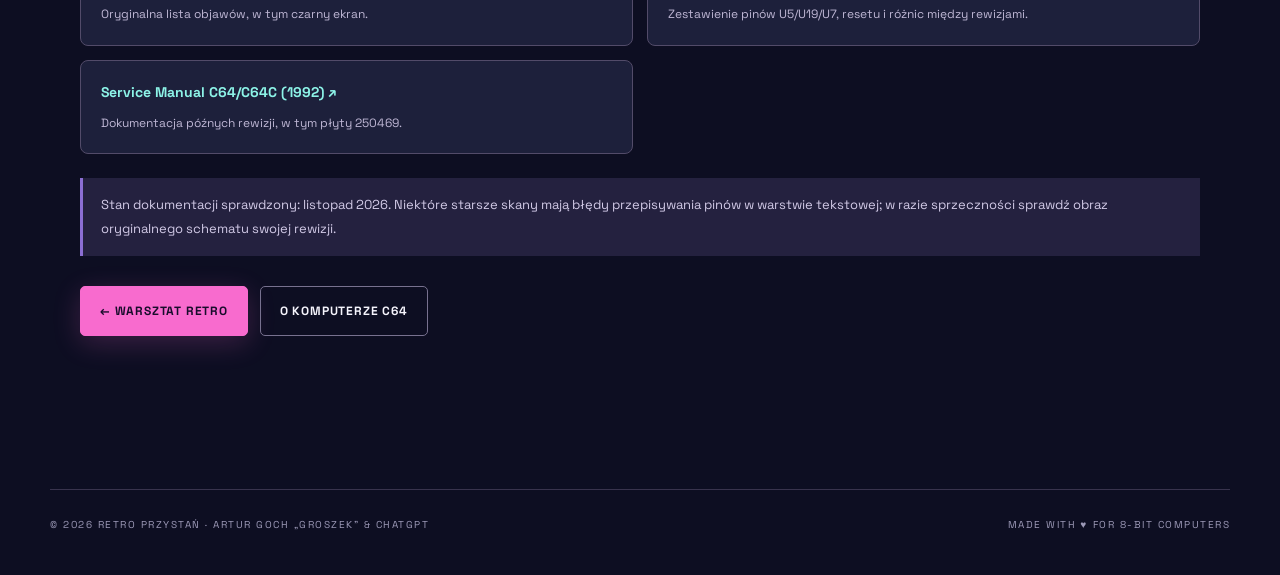
<file: c64-czarny-ekran.html>
<!doctype html>
<html lang="pl">
<head>
<meta charset="utf-8"><meta name="viewport" content="width=device-width,initial-scale=1">
<meta name="theme-color" content="#11112b">
<meta name="description" content="Commodore 64: diagnostyka czarnego ekranu krok po kroku. Bezpieczne pomiary +5 V DC i 9 V AC, sprawdzanie płyty 250407/250425/250466 i różnice 250469.">
<title>C64 — CZARNY EKRAN: DIAGNOSTYKA MULTIMETREM | RETRO PRZYSTAŃ</title>
<link rel="preconnect" href="https://fonts.googleapis.com"><link rel="preconnect" href="https://fonts.gstatic.com" crossorigin>
<link href="https://fonts.googleapis.com/css2?family=Press+Start+2P&family=Space+Grotesk:wght@400;500;600;700&display=swap" rel="stylesheet">
<link rel="stylesheet" href="style.css"><link rel="stylesheet" href="warsztat-retro.css"><link rel="stylesheet" href="poradnik-c64.css">
</head>
<body>
<header class="topbar wrap">
<a class="logo" href="index.html"><span class="logo-mark">▣</span> RETRO<span class="accent">PRZYSTAŃ</span><small>8-BIT GAME LAB</small></a>
<nav aria-label="Menu"><a href="index.html">STRONA GŁÓWNA</a><a href="warsztat-retro.html">← WARSZTAT RETRO</a><a href="komputery-retro.html">KOMPUTERY</a><a href="aktualnosci.html">AKTUALNOŚCI</a></nav>
</header>
<main class="wrap c64-guide-page">
<header class="c64-guide-hero">
<span class="eyebrow">WARSZTAT RETRO / COMMODORE 64 / PORADNIK NR 01</span>
<h1>C64: <span class="accent">CZARNY EKRAN</span></h1>
<p>Jak znaleźć przyczynę, nie wymieniając układów w ciemno? Zaczynamy od sygnału wideo i starego zasilacza, następnie sprawdzamy właściwe napięcia na płycie, a dopiero później reset i układy logiczne.</p>
<div class="c64-guide-tags"><span>MULTIMETR</span><span>ZASILANIE</span><span>REV. 250407 / 250425 / 250466 / 250469</span></div>
<nav class="c64-guide-toc" aria-label="Spis treści poradnika">
<a href="#bezpieczenstwo">BEZPIECZEŃSTWO</a><a href="#rewizje">REWIZJA PŁYTY</a><a href="#zasilacz">ZASILACZ</a><a href="#plyta">POMIARY NA PŁYCIE</a><a href="#wyniki">WYNIKI</a><a href="#zrodla">ŹRÓDŁA</a>
</nav>
</header>

<section class="c64-guide-warning" id="bezpieczenstwo" aria-labelledby="c64-safety-h">
<h2 id="c64-safety-h">! ZANIM DOTKNIESZ MIERNIKA</h2>
<p><strong>Nigdy nie używaj podejrzanego oryginalnego „czarnego klocka” bez testu pod obciążeniem.</strong> Awaria jego stabilizatora może podać zbyt wysokie napięcie na układy komputera. Nie otwieraj obudowy zasilacza sieciowego — po odłączeniu wtyczki mogą w nim pozostawać niebezpieczne napięcia.</p>
<p>Przed przekładaniem przewodów, wpinaniem chwytaków, pomiarami rezystancji i otwieraniem C64 odłącz zasilanie sieciowe. Nie używaj multimetru w trybie pomiaru prądu (A) do styków napięciowych. Przy pomiarze pod napięciem unikaj dotykania sąsiednich wyprowadzeń. Jeżeli nie masz izolowanego adaptera i pewnego punktu masy, ogranicz się do sprawdzeń bez zasilania i pomocy serwisanta.</p>
</section>

<section class="c64-guide-section" id="start">
<div class="c64-guide-section-header"><span class="c64-guide-section-no">01</span><div><span class="eyebrow">BEZ DEMONTAŻU PŁYTY</span><h2>WYKLUCZ PROSTE PRZYCZYNY</h2></div></div>
<ol class="c64-guide-steps">
<li>Sprawdź, czy monitor lub telewizor ma wybrane właściwe wejście i czy kabel audio/wideo jest sprawny. Jeśli to możliwe, wypróbuj drugi przewód i ekran.</li>
<li>Odłącz od <strong>wyłączonego</strong> C64 kartridże, rozszerzenia, stację, magnetofon i dodatkowe kontrolery; pozostaw tylko zasilanie i obraz.</li>
<li>Zapisz objaw: brak diody POWER, dioda działa bez obrazu, śnieżenie, kolorowe znaki czy zanik obrazu po rozgrzaniu. To nie są te same awarie.</li>
<li>Sprawdź oznaczenie zasilacza oraz numer <strong>ASSY</strong> nadrukowany na płycie. Nie opieraj diagnostyki wyłącznie na kształcie obudowy C64.</li>
</ol>
</section>

<section class="c64-guide-section" id="rewizje">
<div class="c64-guide-section-header"><span class="c64-guide-section-no">02</span><div><span class="eyebrow">KLUCZOWA RÓŻNICA</span><h2>USTAL REWIZJĘ PŁYTY</h2></div></div>
<p>Te same oznaczenia U7 lub U19 mogą wskazywać zupełnie inne układy zależnie od płyty. Wartości w części o pomiarach na układach są przeznaczone <strong>tylko dla długich płyt</strong>.</p>
<div class="c64-table-wrap"><table class="c64-guide-table">
<thead><tr><th scope="col">ASSY na płycie</th><th scope="col">Odmiana</th><th scope="col">CPU / VIC-II</th><th scope="col">Co mierzyć?</th></tr></thead>
<tbody>
<tr><th scope="row">326298 / 250407 / 250425</th><td>Długie płyty</td><td>U7 / U19</td><td>Pomiar 5 V, 5 V CAN i 12 V według tabeli poniżej</td></tr>
<tr><th scope="row">250466</th><td>Późna długa płyta</td><td>U7 / U19</td><td>Jak wyżej, ale inna organizacja RAM — sprawdź schemat</td></tr>
<tr><th scope="row">250469</th><td>Krótka płyta „E” / C64C</td><td>U6 / U7</td><td><strong>Nie stosuj tabeli z 12 V dla U19.</strong> Inny obwód zasilania VIC-II</td></tr>
</tbody></table></div>
<p class="c64-guide-note">Zwróć uwagę także na szczegółową rewizję oraz oznaczenie układów, zwłaszcza w sprzęcie po wcześniejszych naprawach. Na płycie 250469 VIC-II pracuje z napięciem 5 V w miejscu, gdzie starsze konstrukcje używają 12 V.</p>
</section>

<section class="c64-guide-section" id="zasilacz">
<div class="c64-guide-section-header"><span class="c64-guide-section-no">03</span><div><span class="eyebrow">ZAWSZE PRZED KOMPUTEREM</span><h2>SPRAWDŹ ZASILACZ C64</h2></div></div>
<p>Zasilacz Commodore 64 ma dwa oddzielne wyjścia: <strong>+5 V napięcia stałego (DC)</strong> i <strong>9 V napięcia przemiennego (AC)</strong>. Testujemy go <strong>odłączonego od komputera</strong>, najlepiej na izolowanym adapterze z obciążeniem próbnym.</p>
<figure class="c64-guide-figure">
<img src="images/poradniki/c64-zasilacz-pomiary.svg" alt="Schemat funkcjonalny: test zasilacza bez C64 — pin 5 plus i pin 2 masa to pomiar 5 V DC, piny 6 i 7 to pomiar 9 V AC" width="980" height="460">
<figcaption>Rys. 1. Schemat połączeń pomiarowych, a <strong>nie</strong> fizyczny widok gniazda DIN. Położenie styków musi być zweryfikowane z dokumentacją adaptera.</figcaption>
</figure>
<div class="c64-guide-measurements">
<div class="c64-measure-card"><span>MIERNIK V⎓ / DC</span><strong>PIN 5 (+) — PIN 2 (GND)</strong><p>Około <b>5,0 V DC</b>. Czerwona sonda do +5 V, czarna do masy, przez izolowany adapter.</p></div>
<div class="c64-measure-card"><span>MIERNIK V~ / AC</span><strong>PIN 6 — PIN 7</strong><p>Nominalnie <b>9 V AC</b>. Obie sondy między dwoma stykami AC; nie mierz AC względem masy.</p></div>
</div>
<ol class="c64-guide-steps">
<li>Przy odłączonej sieci podłącz wtyk zasilacza do <strong>gotowego, właściwie izolowanego testera DIN 7</strong>. Nie opieraj luźnych sond o sąsiednie styki.</li>
<li>Podłącz obciążenie próbne odpowiednie do napięć i prądu zasilacza. Ray Carlsen opisuje tester z dwiema odpowiednimi żarówkami 12 V, po jednej dla każdego wyjścia. Elementy obciążenia mogą mocno się nagrzewać.</li>
<li>Włącz zasilacz i sprawdź +5 V DC oraz obecność 9 V AC. Pozostaw go pod kontrolą na około <strong>30 minut</strong> z obciążeniem; obserwuj, czy +5 V nie wzrasta w miarę nagrzewania.</li>
<li>Jeśli wyjście DC przekracza około <strong>5,2 V</strong>, zasilacz jest podejrzany i <strong>nie wolno</strong> podłączać go do komputera. Podobnie przy niestabilnych lub zbyt niskich odczytach.</li>
</ol>
<div class="c64-table-wrap"><table class="c64-guide-table">
<thead><tr><th scope="col">+5 V DC pod obciążeniem</th><th scope="col">Interpretacja orientacyjna</th></tr></thead>
<tbody>
<tr><th scope="row">Około 4,95–5,10 V</th><td>Zakres typowy dla sprawnego, stabilnego zasilacza.</td></tr>
<tr><th scope="row">Poniżej 4,9 V</th><td>Podejrzanie nisko — nie zasilaj komputera, zbadaj zasilacz.</td></tr>
<tr><th scope="row">5,10–5,20 V</th><td>Wymaga ostrożnej weryfikacji, nie traktuj pojedynczego odczytu jako pełnego testu.</td></tr>
<tr><th scope="row">Powyżej około 5,2 V</th><td><strong>ZATRZYMAJ TEST.</strong> Ryzyko uszkodzenia C64.</td></tr>
</tbody></table></div>
<p class="c64-guide-note">Bez obciążenia zasilacz może pokazać prawidłowe 5 V mimo usterki. Odczyt 9 V AC również zależy od obciążenia i rodzaju transformatora. W razie niepewności wybierz sprawdzony, zgodny zasilacz zastępczy. <a href="https://portcommodore.com/rcarlsen/cbm/c64/C64%20PS/pstester.txt" target="_blank" rel="noopener noreferrer">Źródło: Ray Carlsen — tester zasilacza ↗</a></p>
</section>

<section class="c64-guide-section" id="plyta">
<div class="c64-guide-section-header"><span class="c64-guide-section-no">04</span><div><span class="eyebrow">DOPIERO PO SPRAWDZENIU ZASILACZA</span><h2>POMIARY NA DŁUGIEJ PŁYCIE</h2></div></div>
<p>Ta tabela dotyczy starszych płyt <strong>326298, 250407, 250425 i 250466</strong>, z procesorem oznaczonym U7 i VIC-II jako U19. Używaj jej tylko wtedy, gdy odczytałeś numer ASSY i potwierdziłeś model układu w schemacie.</p>
<figure class="c64-guide-figure">
<img src="images/poradniki/c64-uklady-piny.svg" alt="Rysunek poglądowy pinów DIP: U5 ROM pin 24 to +5 V, U19 VIC-II pin 40 to +5 V CAN i pin 13 to +12 V, U7 CPU pin 40 to RESET. Tylko długie płyty." width="1050" height="510">
<figcaption>Rys. 2. Numery wyprowadzeń układów, <strong>nie rozmieszczenie elementów na laminacie</strong>. Wycięcie orientacyjne jest na górze każdego układu; potwierdź pin 1 i schemat przed podłączeniem miernika.</figcaption>
</figure>
<div class="c64-table-wrap"><table class="c64-guide-table">
<thead><tr><th scope="col">Punkt dodatni</th><th scope="col">Oczekiwane DC</th><th scope="col">Co mówi pomiar</th></tr></thead>
<tbody>
<tr><th scope="row">U5 (ROM znaków), pin 24</th><td>≈ +5 V</td><td>Główne zasilanie logiki</td></tr>
<tr><th scope="row">U19 (VIC-II), pin 40</th><td>≈ +5 V</td><td>Osobna linia +5 V CAN</td></tr>
<tr><th scope="row">U19 (VIC-II), pin 13</th><td>≈ +12 V</td><td>Linia 12 V w starszych układach VIC-II</td></tr>
<tr><th scope="row">U7 (6510), pin 40</th><td>≈ +5 V po starcie</td><td>Sygnał RESET powinien przestać być w stanie niskim</td></tr>
</tbody></table></div>
<p><strong>Bezpieczna kolejność:</strong> przy odłączonym zasilaniu sprawdź ciągłość do prawdziwego punktu GND według schematu, umocuj izolowany chwytak masy i chwytak pomiarowy na jednym wyprowadzeniu. Dopiero wówczas uruchom komputer na sprawdzonym zasilaczu i odczytaj DC. <strong>Wyłącz i odłącz zasilanie przed przeniesieniem chwytaka</strong> do kolejnego punktu.</p>
<p class="c64-guide-note">Zwykły multimetr nie pokaże wiarygodnie przebiegu impulsu RESET przy samym włączeniu ani sygnałów zegarowych około 1 MHz. Odczyt około 5 V na linii RESET po rozruchu to jedynie kontrola stanu ustalonego; pełna diagnostyka resetu wymaga sondy logicznej lub oscyloskopu.</p>
<aside class="c64-guide-shortboard">
<h3>OSOBNA ŚCIEŻKA DLA ASSY 250469</h3>
<p>Na krótkiej płycie CPU oznaczono jako <b>U6</b>, a VIC-II jako <b>U7</b>. W tej rewizji zastosowano inny układ zasilania: <b>nie sprawdzaj +12 V na „U19 pin 13”</b> ani nie korzystaj z oznaczeń punktów dla starszej płyty. Zacznij od zasilacza, stanu przewodów, włącznika i dokumentacji schematu <b>252312</b> właściwego dla 250469. Brak 9 V AC może nie zatrzymać rozruchu tej płyty, ale wpłynie m.in. na dźwięk i magnetofon.</p>
<a href="https://retrotechwiki.com/Commodore_64_/_64C_Service_Manual" target="_blank" rel="noopener noreferrer">Dokumentacja C64 i C64C (w tym 250469) ↗</a>
</aside>
</section>

<section class="c64-guide-section" id="wyniki">
<div class="c64-guide-section-header"><span class="c64-guide-section-no">05</span><div><span class="eyebrow">CO WYNIKA Z POMIARÓW?</span><h2>PROSTA MAPA DECYZJI</h2></div></div>
<div class="c64-guide-decision">
<div><strong>+5 V W ZASILACZU JEST NIEPRAWIDŁOWE</strong><p>Nie podłączaj C64. Najpierw wymień lub profesjonalnie sprawdź zasilacz. Awaria może występować dopiero po nagrzaniu.</p></div>
<div><strong>9 V AC BRAKUJE</strong><p>Na długiej płycie może zabraknąć zasilania części obwodów zegara i obrazu. Szukaj usterki w zasilaczu i torze 9 V AC zgodnie ze schematem; nie wymieniaj od razu VIC-II.</p></div>
<div><strong>ZASILACZ DOBRY, ALE NAPIĘCIE NIE DOCHODZI DO UKŁADÓW</strong><p>Sprawdź zasilanie przez złącze, wyłącznik, bezpiecznik oraz odpowiednie ścieżki. Pomiary ciągłości wykonuj przy odłączonym zasilaniu.</p></div>
<div><strong>WSZYSTKIE NAPIĘCIA WYGLĄDAJĄ POPRAWNIE</strong><p>Sprawdź sygnał RESET, następnie zegary sondą logiczną/oscyloskopem, obraz i test Dead Test. Dopiero wyniki tych testów zawężą podejrzenia do RAM, PLA, ROM, CPU lub VIC-II.</p></div>
</div>
<h3 class="c64-guide-subtitle">KARTA POMIARÓW DO WYDRUKOWANIA</h3>
<p>Zapisz datę, rewizję płyty i stan po rozgrzaniu. Nie wpisuj „sprawny” na podstawie jednego pomiaru bez obciążenia.</p>
<table class="c64-guide-table c64-guide-record">
<thead><tr><th scope="col">Punkt</th><th scope="col">Oczekiwane</th><th scope="col">Mój wynik</th></tr></thead>
<tbody>
<tr><th scope="row">ASSY / rewizja</th><td>Numer z płyty</td><td>________________</td></tr>
<tr><th scope="row">Zasilacz 5 V DC pod obciążeniem</th><td>Około 5,0 V, stabilne</td><td>________________</td></tr>
<tr><th scope="row">Zasilacz 9 V AC</th><td>Nominalnie 9 V AC</td><td>________________</td></tr>
<tr><th scope="row">U5 pin 24 (tylko długa płyta)</th><td>≈ 5 V DC</td><td>________________</td></tr>
<tr><th scope="row">U19 pin 40 (tylko długa płyta)</th><td>≈ 5 V DC</td><td>________________</td></tr>
<tr><th scope="row">U19 pin 13 (tylko długa płyta)</th><td>≈ 12 V DC</td><td>________________</td></tr>
<tr><th scope="row">U7 pin 40 (tylko długa płyta)</th><td>≈ 5 V po rozruchu</td><td>________________</td></tr>
</tbody></table>
</section>

<section class="c64-guide-section" id="zrodla">
<div class="c64-guide-section-header"><span class="c64-guide-section-no">06</span><div><span class="eyebrow">DOKUMENTACJA I KONTROLA</span><h2>ŹRÓDŁA SERWISOWE</h2></div></div>
<p>Poniższe opracowania posłużyły do ustalenia napięć, oznaczeń układów i kolejności diagnostyki. Schematy publikujemy jako <b>odsyłacze</b>; rysunki na tej stronie są naszymi poglądowymi diagramami, a nie kopiami płyt Commodore.</p>
<ul class="c64-guide-sources">
<li><a href="https://portcommodore.com/rcarlsen/cbm/c64/C64%20PS/pstester.txt" target="_blank" rel="noopener noreferrer">Ray Carlsen — A Tester for the C64 Power Supply ↗</a><span>Oryginalny opis testera, pinów DIN 7 i testu cieplnego z obciążeniem.</span></li>
<li><a href="https://www.commodore.ca/manuals/funet/cbm/schematics/computers/c64/manual-html/Page_04.html" target="_blank" rel="noopener noreferrer">Commodore — Service Manual, Power Supply ↗</a><span>Wewnętrzne linie 5 V DC, 9 V AC i zasilanie starszych układów.</span></li>
<li><a href="https://www.commodore.ca/manuals/funet/cbm/schematics/computers/c64/manual-html/Page_14.html" target="_blank" rel="noopener noreferrer">Commodore — Troubleshooting Guide ↗</a><span>Oryginalna lista objawów, w tym czarny ekran.</span></li>
<li><a href="https://retrotechwiki.com/Commodore_64_Troubleshooting_Guide" target="_blank" rel="noopener noreferrer">Commodore 64 Troubleshooting Guide ↗</a><span>Zestawienie pinów U5/U19/U7, resetu i różnic między rewizjami.</span></li>
<li><a href="https://retrotechwiki.com/Commodore_64_/_64C_Service_Manual" target="_blank" rel="noopener noreferrer">Service Manual C64/C64C (1992) ↗</a><span>Dokumentacja późnych rewizji, w tym płyty 250469.</span></li>
</ul>
<p class="c64-guide-note">Stan dokumentacji sprawdzony: listopad 2026. Niektóre starsze skany mają błędy przepisywania pinów w warstwie tekstowej; w razie sprzeczności sprawdź obraz oryginalnego schematu swojej rewizji.</p>
<div class="c64-guide-end"><a class="btn primary" href="warsztat-retro.html#c64">← WARSZTAT RETRO</a><a class="btn ghost" href="komputery-retro.html#commodore64">O KOMPUTERZE C64</a></div>
</section>
</main>
<footer class="wrap footer"><span>© 2026 RETRO PRZYSTAŃ · ARTUR GOCH „GROSZEK” & CHATGPT</span><span>MADE WITH ♥ FOR 8-BIT COMPUTERS</span></footer>
</body></html>
</file>
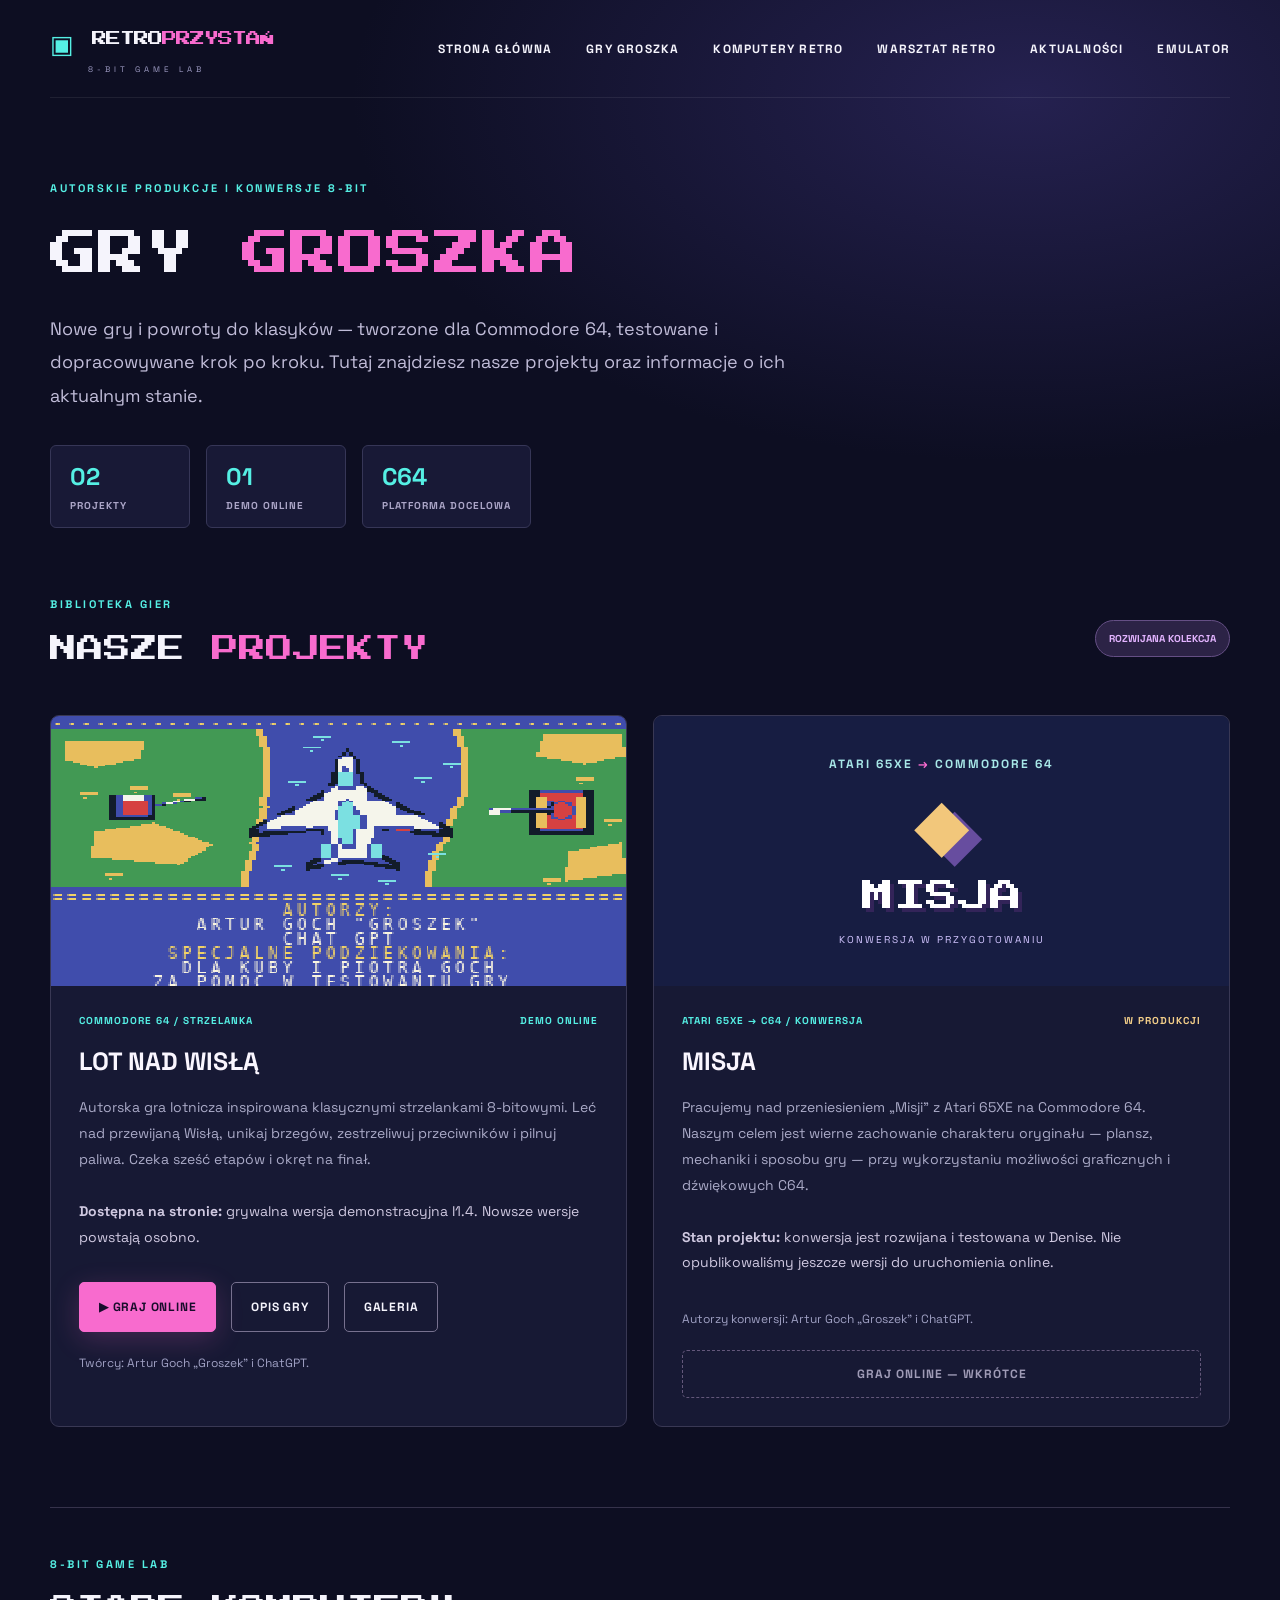
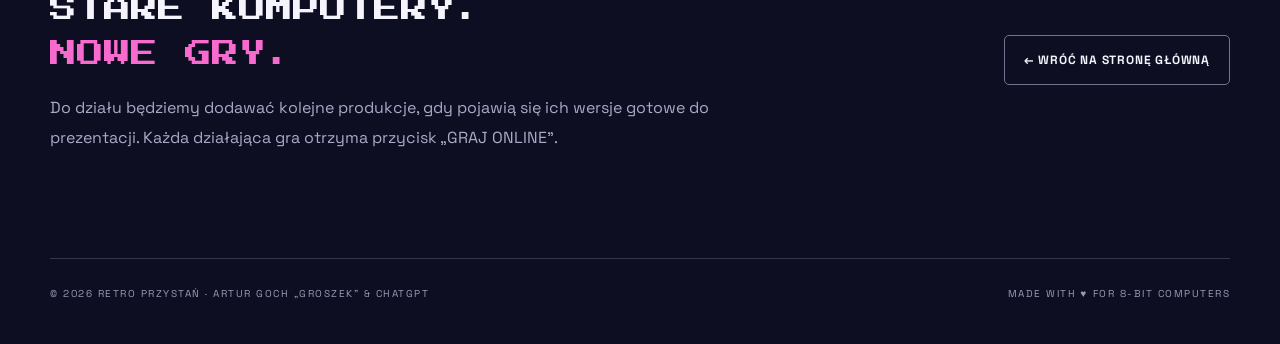
<file: gry-groszka.html>
<!doctype html>
<html lang="pl">
<head>
  <meta charset="utf-8">
  <meta name="viewport" content="width=device-width,initial-scale=1">
  <meta name="theme-color" content="#11112b">
  <meta name="description" content="Gry Groszka — autorskie gry i konwersje na Commodore 64. LOT NAD WISŁĄ do gry online i projekt MISJA z Atari 65XE.">
  <title>GRY GROSZKA — RETRO PRZYSTAŃ</title>
  <link rel="preconnect" href="https://fonts.googleapis.com">
  <link rel="preconnect" href="https://fonts.gstatic.com" crossorigin>
  <link href="https://fonts.googleapis.com/css2?family=Press+Start+2P&family=Space+Grotesk:wght@400;500;600;700&display=swap" rel="stylesheet">
  <link rel="stylesheet" href="style.css">
</head>
<body>
  <header class="topbar wrap">
    <a class="logo" href="index.html"><span class="logo-mark">▣</span> RETRO<span class="accent">PRZYSTAŃ</span><small>8-BIT GAME LAB</small></a>
    <nav aria-label="Menu"><a href="index.html">STRONA GŁÓWNA</a><a href="gry-groszka.html" aria-current="page">GRY GROSZKA</a><a href="komputery-retro.html">KOMPUTERY RETRO</a><a href="warsztat-retro.html">WARSZTAT RETRO</a><a href="aktualnosci.html">AKTUALNOŚCI</a><a href="player.html">EMULATOR</a></nav>
  </header>
  <main>
    <section class="wrap groszek-hero">
      <span class="eyebrow">AUTORSKIE PRODUKCJE I KONWERSJE 8-BIT</span>
      <h1>GRY <span class="accent">GROSZKA</span></h1>
      <p>Nowe gry i powroty do klasyków — tworzone dla Commodore 64, testowane i dopracowywane krok po kroku. Tutaj znajdziesz nasze projekty oraz informacje o ich aktualnym stanie.</p>
      <div class="groszek-highlights" aria-label="Stan kolekcji">
        <div><strong>02</strong><span>PROJEKTY</span></div>
        <div><strong>01</strong><span>DEMO ONLINE</span></div>
        <div><strong>C64</strong><span>PLATFORMA DOCELOWA</span></div>
      </div>
    </section>

    <section class="wrap groszek-section" aria-labelledby="kolekcja-title">
      <div class="section-head">
        <div><span class="eyebrow">BIBLIOTEKA GIER</span><h2 id="kolekcja-title">NASZE <span class="accent">PROJEKTY</span></h2></div>
        <span class="pill">ROZWIJANA KOLEKCJA</span>
      </div>
      <div class="groszek-grid">
        <article class="groszek-entry" id="lot-nad-wisla">
          <div class="groszek-preview">
            <img src="images/lot-nad-wisla-tytul.png" alt="Oryginalna grafika tytułowa LOT NAD WISŁĄ" width="960" height="600">
          </div>
          <div class="groszek-content">
            <div class="meta"><span>COMMODORE 64 / STRZELANKA</span><span class="status groszek-ready">DEMO ONLINE</span></div>
            <h3>LOT NAD WISŁĄ</h3>
            <p>Autorska gra lotnicza inspirowana klasycznymi strzelankami 8-bitowymi. Leć nad przewijaną Wisłą, unikaj brzegów, zestrzeliwuj przeciwników i pilnuj paliwa. Czeka sześć etapów i okręt na finał.</p>
            <p class="groszek-version"><strong>Dostępna na stronie:</strong> grywalna wersja demonstracyjna I1.4. Nowsze wersje powstają osobno.</p>
            <div class="card-actions">
              <a class="btn primary" href="player.html?game=lot-nad-wisla">▶ GRAJ ONLINE</a>
              <a class="btn ghost" href="lot-nad-wisla.html">OPIS GRY</a><a class="btn ghost" href="lot-nad-wisla.html#galeria">GALERIA</a>
            </div>
            <p class="groszek-credit">Twórcy: Artur Goch „Groszek” i ChatGPT.</p>
          </div>
        </article>
        <article class="groszek-entry" id="misja">
          <div class="groszek-preview misja-art groszek-misja-preview" role="img" aria-label="Dekoracyjna, stylizowana grafika retro. Nie jest to zrzut ekranu gry Misja.">
            <span class="groszek-misja-platform">ATARI 65XE <b>→</b> COMMODORE 64</span>
            <span class="groszek-misja-symbol" aria-hidden="true">◆</span>
            <span class="groszek-misja-title">MISJA</span>
            <span class="groszek-misja-caption">KONWERSJA W PRZYGOTOWANIU</span>
          </div>
          <div class="groszek-content">
            <div class="meta"><span>ATARI 65XE → C64 / KONWERSJA</span><span class="status">W PRODUKCJI</span></div>
            <h3>MISJA</h3>
            <p>Pracujemy nad przeniesieniem „Misji” z Atari 65XE na Commodore 64. Naszym celem jest wierne zachowanie charakteru oryginału — plansz, mechaniki i sposobu gry — przy wykorzystaniu możliwości graficznych i dźwiękowych C64.</p>
            <p class="groszek-version"><strong>Stan projektu:</strong> konwersja jest rozwijana i testowana w Denise. Nie opublikowaliśmy jeszcze wersji do uruchomienia online.</p>
            <p class="groszek-credit">Autorzy konwersji: Artur Goch „Groszek” i ChatGPT.</p>
            <div class="groszek-unavailable" aria-label="Gra jeszcze niedostępna do uruchomienia">GRAJ ONLINE — WKRÓTCE</div>
          </div>
        </article>
      </div>
    </section>

    <section class="wrap groszek-outro">
      <div><span class="eyebrow">8-BIT GAME LAB</span><h2>STARE KOMPUTERY.<br><span class="accent">NOWE GRY.</span></h2><p>Do działu będziemy dodawać kolejne produkcje, gdy pojawią się ich wersje gotowe do prezentacji. Każda działająca gra otrzyma przycisk „GRAJ ONLINE”.</p></div>
      <a class="btn ghost" href="index.html">← WRÓĆ NA STRONĘ GŁÓWNĄ</a>
    </section>
  </main>
  <footer class="wrap footer"><span>© 2026 RETRO PRZYSTAŃ · ARTUR GOCH „GROSZEK” & CHATGPT</span><span>MADE WITH ♥ FOR 8-BIT COMPUTERS</span></footer>
</body>
</html>
</file>
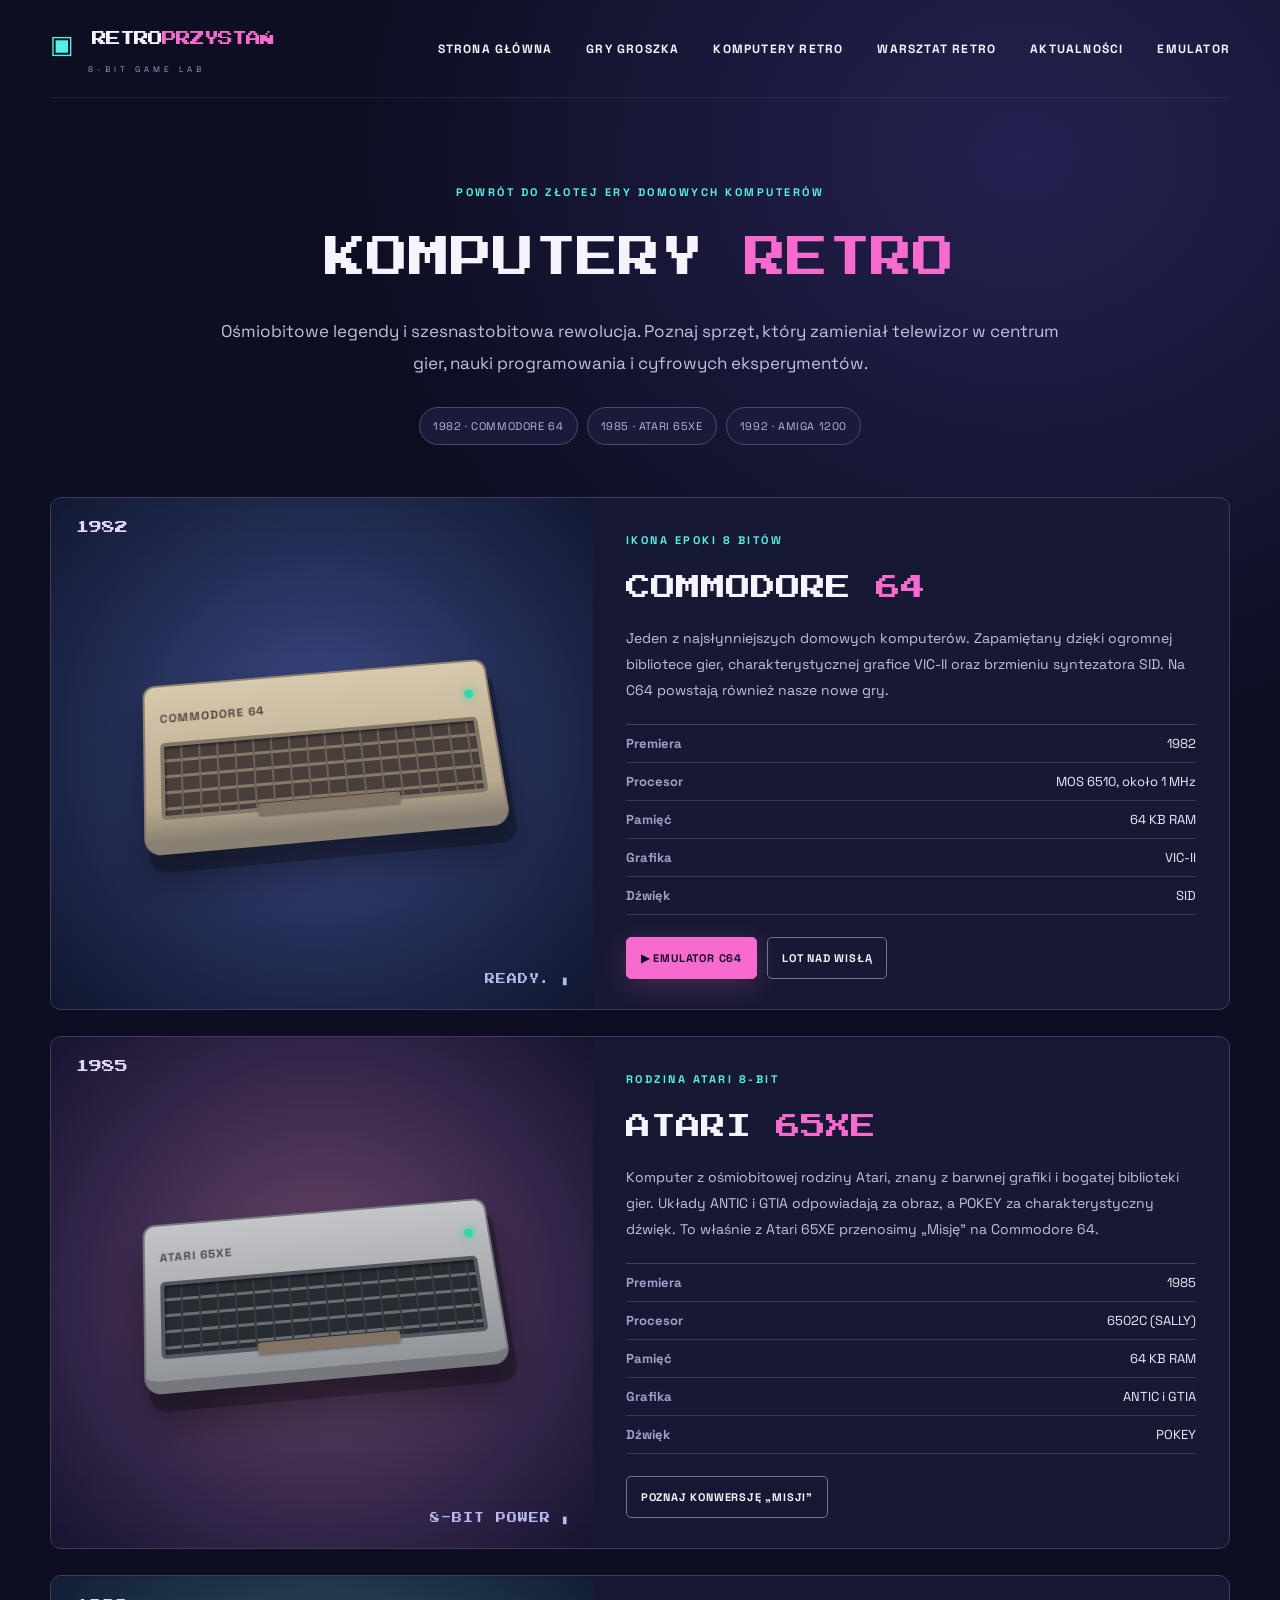
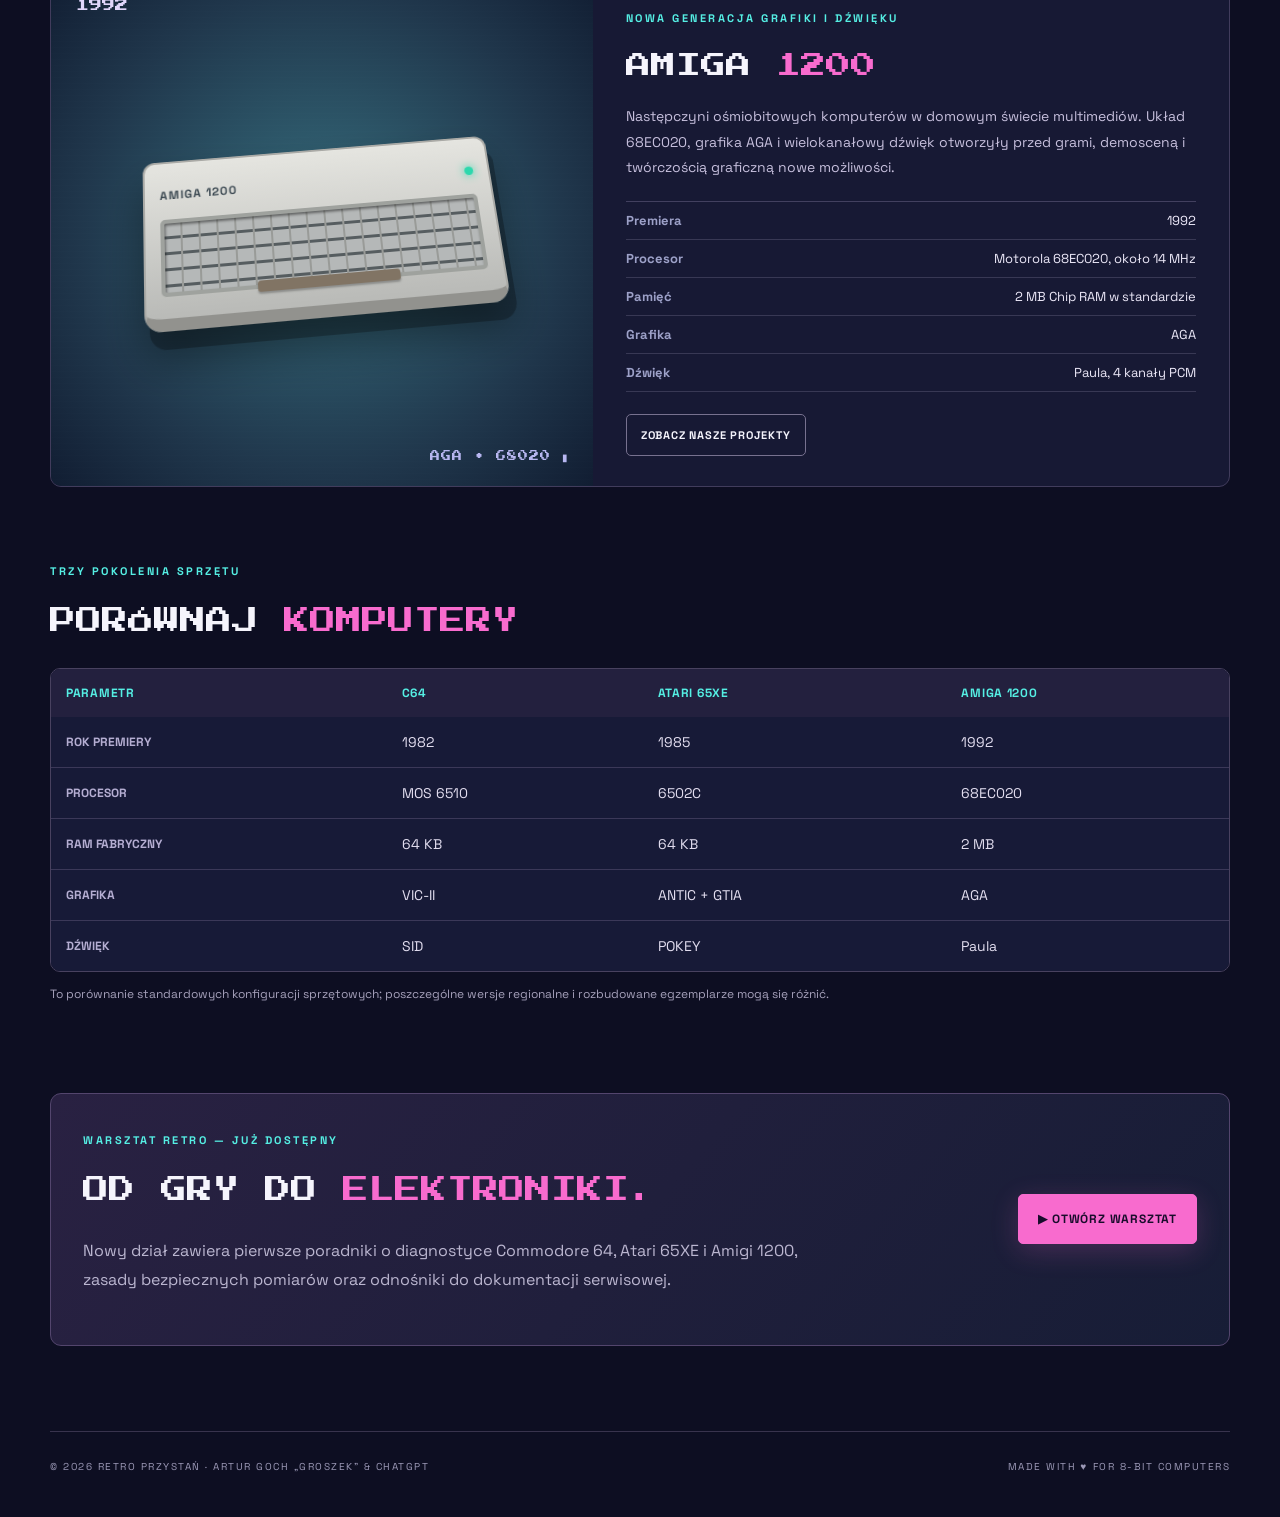
<file: komputery-retro.html>
<!doctype html>
<html lang="pl">
<head>
  <meta charset="utf-8">
  <meta name="viewport" content="width=device-width,initial-scale=1">
  <meta name="theme-color" content="#11112b">
  <meta name="description" content="Komputery retro w RETRO PRZYSTANI: Commodore 64, Atari 65XE i Amiga 1200. Specyfikacje, ciekawostki i nasze gry.">
  <title>KOMPUTERY RETRO — RETRO PRZYSTAŃ</title>
  <link rel="preconnect" href="https://fonts.googleapis.com">
  <link rel="preconnect" href="https://fonts.gstatic.com" crossorigin>
  <link href="https://fonts.googleapis.com/css2?family=Press+Start+2P&family=Space+Grotesk:wght@400;500;600;700&display=swap" rel="stylesheet">
  <link rel="stylesheet" href="style.css">
</head>
<body>
  <header class="topbar wrap">
    <a class="logo" href="index.html"><span class="logo-mark">▣</span> RETRO<span class="accent">PRZYSTAŃ</span><small>8-BIT GAME LAB</small></a>
    <nav aria-label="Menu"><a href="index.html">STRONA GŁÓWNA</a><a href="gry-groszka.html">GRY GROSZKA</a><a href="komputery-retro.html" aria-current="page">KOMPUTERY RETRO</a><a href="warsztat-retro.html">WARSZTAT RETRO</a><a href="aktualnosci.html">AKTUALNOŚCI</a><a href="player.html">EMULATOR</a></nav>
  </header>
  <main class="wrap retro-detail-page">
    <section class="retro-detail-hero">
      <span class="eyebrow">POWRÓT DO ZŁOTEJ ERY DOMOWYCH KOMPUTERÓW</span>
      <h1>KOMPUTERY <span class="accent">RETRO</span></h1>
      <p>Ośmiobitowe legendy i szesnastobitowa rewolucja. Poznaj sprzęt, który zamieniał telewizor w centrum gier, nauki programowania i cyfrowych eksperymentów.</p>
      <div class="retro-era-strip"><span>1982 · COMMODORE 64</span><span>1985 · ATARI 65XE</span><span>1992 · AMIGA 1200</span></div>
    </section>

    <section class="retro-machines" aria-label="Komputery retro">
      <article class="retro-machine" id="commodore64">
        <div class="retro-machine-visual retro-theme-c64" role="img" aria-label="Stylizowana, dekoracyjna ilustracja komputera Commodore 64 z klawiaturą">
          <span class="retro-machine-year">1982</span>
          <div class="retro-computer-shell" aria-hidden="true">
            <div class="retro-computer-top"><span class="retro-computer-logo">COMMODORE 64</span><span class="retro-computer-led"></span></div>
            <div class="retro-keyboard"></div><div class="retro-spacebar"></div>
          </div>
          <span class="retro-machine-pixel-mark">READY. ▮</span>
        </div>
        <div class="retro-machine-info">
          <span class="eyebrow">IKONA EPOKI 8 BITÓW</span>
          <h2>COMMODORE <span class="accent">64</span></h2>
          <p>Jeden z najsłynniejszych domowych komputerów. Zapamiętany dzięki ogromnej bibliotece gier, charakterystycznej grafice VIC-II oraz brzmieniu syntezatora SID. Na C64 powstają również nasze nowe gry.</p>
          <dl class="retro-spec-list">
            <div><dt>Premiera</dt><dd>1982</dd></div>
            <div><dt>Procesor</dt><dd>MOS 6510, około 1 MHz</dd></div>
            <div><dt>Pamięć</dt><dd>64 KB RAM</dd></div>
            <div><dt>Grafika</dt><dd>VIC-II</dd></div>
            <div><dt>Dźwięk</dt><dd>SID</dd></div>
          </dl>
          <div class="retro-machine-actions"><a class="btn primary" href="player.html">▶ EMULATOR C64</a><a class="btn ghost" href="lot-nad-wisla.html">LOT NAD WISŁĄ</a></div>
        </div>
      </article>

      <article class="retro-machine" id="atari65xe">
        <div class="retro-machine-visual retro-theme-atari" role="img" aria-label="Stylizowana, dekoracyjna ilustracja komputera Atari 65XE z klawiaturą">
          <span class="retro-machine-year">1985</span>
          <div class="retro-computer-shell" aria-hidden="true">
            <div class="retro-computer-top"><span class="retro-computer-logo">ATARI 65XE</span><span class="retro-computer-led"></span></div>
            <div class="retro-keyboard"></div><div class="retro-spacebar"></div>
          </div>
          <span class="retro-machine-pixel-mark">8-BIT POWER ▮</span>
        </div>
        <div class="retro-machine-info">
          <span class="eyebrow">RODZINA ATARI 8-BIT</span>
          <h2>ATARI <span class="accent">65XE</span></h2>
          <p>Komputer z ośmiobitowej rodziny Atari, znany z barwnej grafiki i bogatej biblioteki gier. Układy ANTIC i GTIA odpowiadają za obraz, a POKEY za charakterystyczny dźwięk. To właśnie z Atari 65XE przenosimy „Misję” na Commodore 64.</p>
          <dl class="retro-spec-list">
            <div><dt>Premiera</dt><dd>1985</dd></div>
            <div><dt>Procesor</dt><dd>6502C (SALLY)</dd></div>
            <div><dt>Pamięć</dt><dd>64 KB RAM</dd></div>
            <div><dt>Grafika</dt><dd>ANTIC i GTIA</dd></div>
            <div><dt>Dźwięk</dt><dd>POKEY</dd></div>
          </dl>
          <div class="retro-machine-actions"><a class="btn ghost" href="gry-groszka.html#misja">POZNAJ KONWERSJĘ „MISJI”</a></div>
        </div>
      </article>

      <article class="retro-machine" id="amiga1200">
        <div class="retro-machine-visual retro-theme-amiga" role="img" aria-label="Stylizowana, dekoracyjna ilustracja komputera Amiga 1200 z klawiaturą">
          <span class="retro-machine-year">1992</span>
          <div class="retro-computer-shell" aria-hidden="true">
            <div class="retro-computer-top"><span class="retro-computer-logo">AMIGA 1200</span><span class="retro-computer-led"></span></div>
            <div class="retro-keyboard"></div><div class="retro-spacebar"></div>
          </div>
          <span class="retro-machine-pixel-mark">AGA • 68020 ▮</span>
        </div>
        <div class="retro-machine-info">
          <span class="eyebrow">NOWA GENERACJA GRAFIKI I DŹWIĘKU</span>
          <h2>AMIGA <span class="accent">1200</span></h2>
          <p>Następczyni ośmiobitowych komputerów w domowym świecie multimediów. Układ 68EC020, grafika AGA i wielokanałowy dźwięk otworzyły przed grami, demosceną i twórczością graficzną nowe możliwości.</p>
          <dl class="retro-spec-list">
            <div><dt>Premiera</dt><dd>1992</dd></div>
            <div><dt>Procesor</dt><dd>Motorola 68EC020, około 14 MHz</dd></div>
            <div><dt>Pamięć</dt><dd>2 MB Chip RAM w standardzie</dd></div>
            <div><dt>Grafika</dt><dd>AGA</dd></div>
            <div><dt>Dźwięk</dt><dd>Paula, 4 kanały PCM</dd></div>
          </dl>
          <div class="retro-machine-actions"><a class="btn ghost" href="gry-groszka.html">ZOBACZ NASZE PROJEKTY</a></div>
        </div>
      </article>
    </section>

    <section class="retro-table-section" aria-labelledby="retro-compare-heading">
      <span class="eyebrow">TRZY POKOLENIA SPRZĘTU</span>
      <h2 id="retro-compare-heading">PORÓWNAJ <span class="accent">KOMPUTERY</span></h2>
      <div class="retro-table-scroll">
        <table class="retro-compare-table">
          <thead><tr><th scope="col">PARAMETR</th><th scope="col">C64</th><th scope="col">ATARI 65XE</th><th scope="col">AMIGA 1200</th></tr></thead>
          <tbody>
            <tr><th scope="row">ROK PREMIERY</th><td>1982</td><td>1985</td><td>1992</td></tr>
            <tr><th scope="row">PROCESOR</th><td>MOS 6510</td><td>6502C</td><td>68EC020</td></tr>
            <tr><th scope="row">RAM FABRYCZNY</th><td>64 KB</td><td>64 KB</td><td>2 MB</td></tr>
            <tr><th scope="row">GRAFIKA</th><td>VIC-II</td><td>ANTIC + GTIA</td><td>AGA</td></tr>
            <tr><th scope="row">DŹWIĘK</th><td>SID</td><td>POKEY</td><td>Paula</td></tr>
          </tbody>
        </table>
      </div>
      <p class="retro-footnote">To porównanie standardowych konfiguracji sprzętowych; poszczególne wersje regionalne i rozbudowane egzemplarze mogą się różnić.</p>
    </section>

    <section class="retro-lab-section">
      <div>
        <span class="eyebrow">WARSZTAT RETRO — JUŻ DOSTĘPNY</span>
        <h2>OD GRY DO <span class="accent">ELEKTRONIKI.</span></h2>
        <p>Nowy dział zawiera pierwsze poradniki o diagnostyce Commodore 64, Atari 65XE i Amigi 1200, zasady bezpiecznych pomiarów oraz odnośniki do dokumentacji serwisowej.</p>
      </div>
      <a class="btn primary" href="warsztat-retro.html">▶ OTWÓRZ WARSZTAT</a>
    </section>
  </main>
  <footer class="wrap footer"><span>© 2026 RETRO PRZYSTAŃ · ARTUR GOCH „GROSZEK” & CHATGPT</span><span>MADE WITH ♥ FOR 8-BIT COMPUTERS</span></footer>
</body>
</html>
</file>
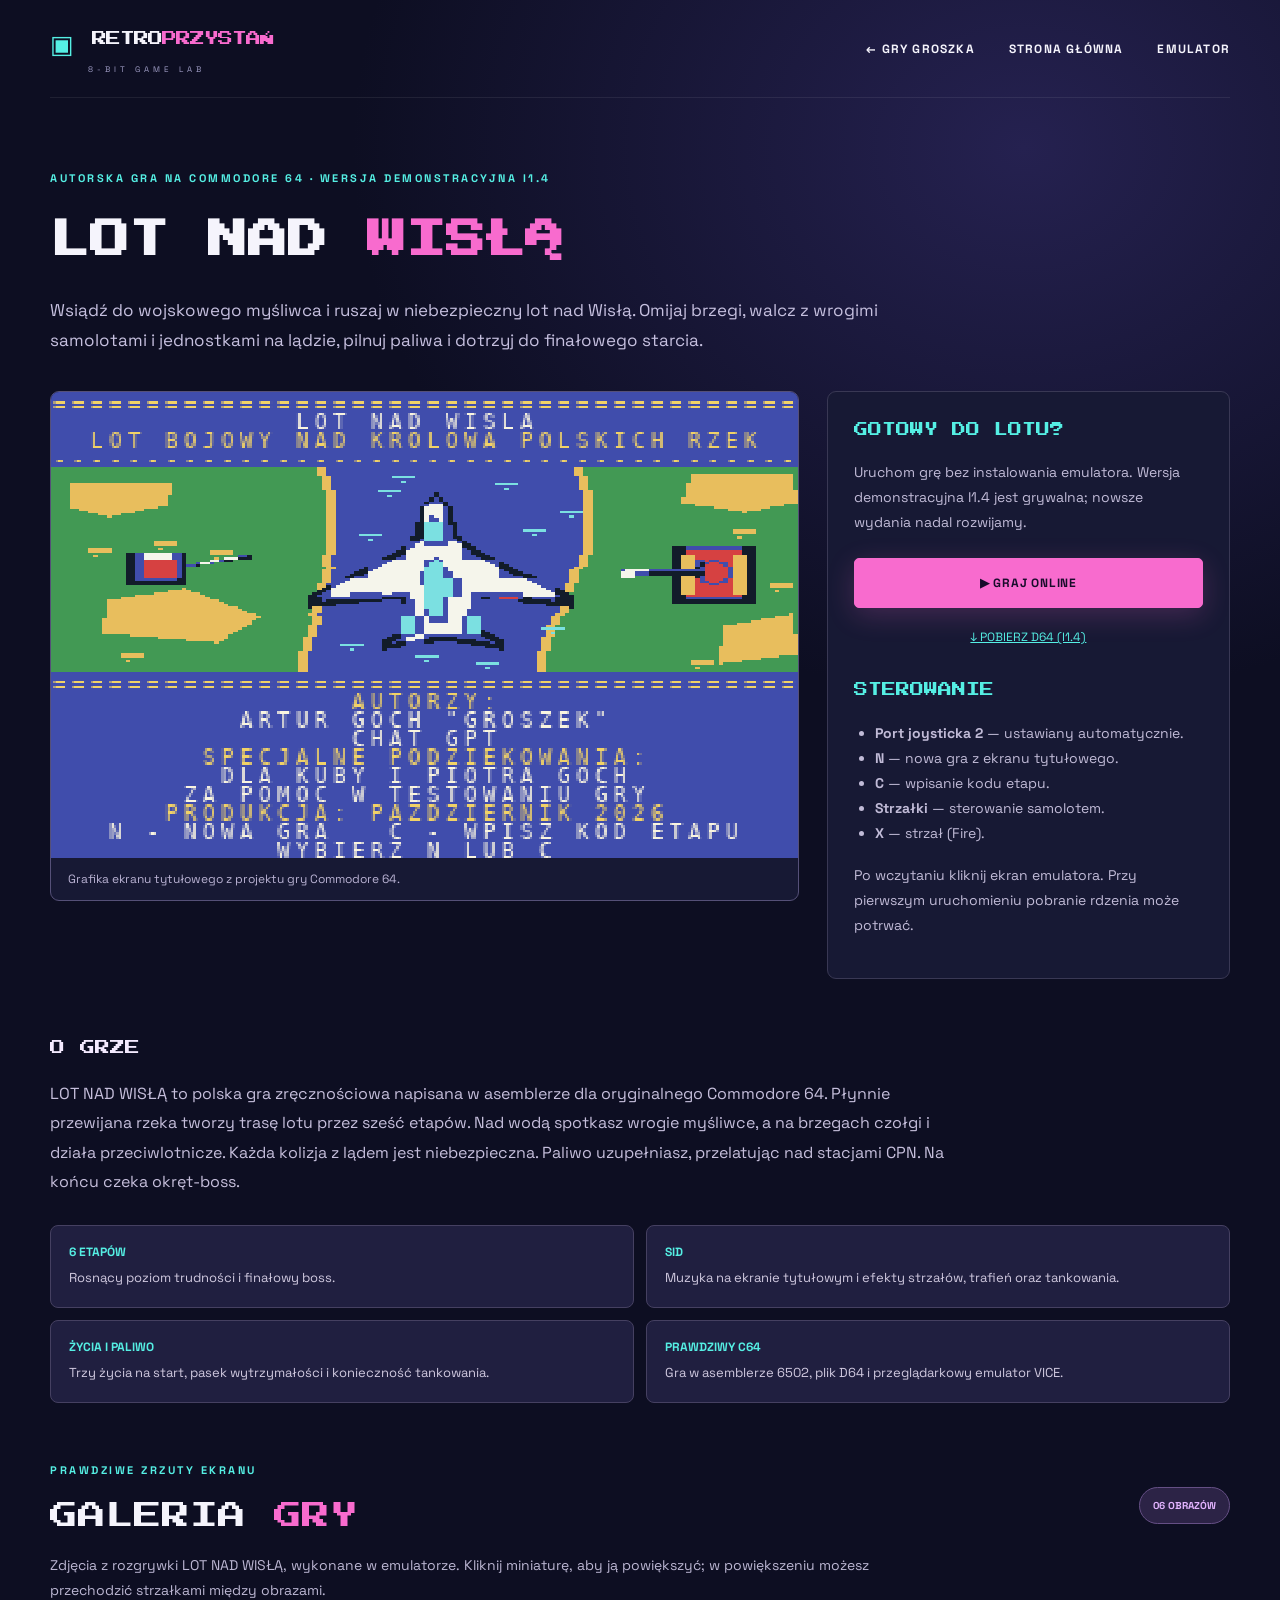
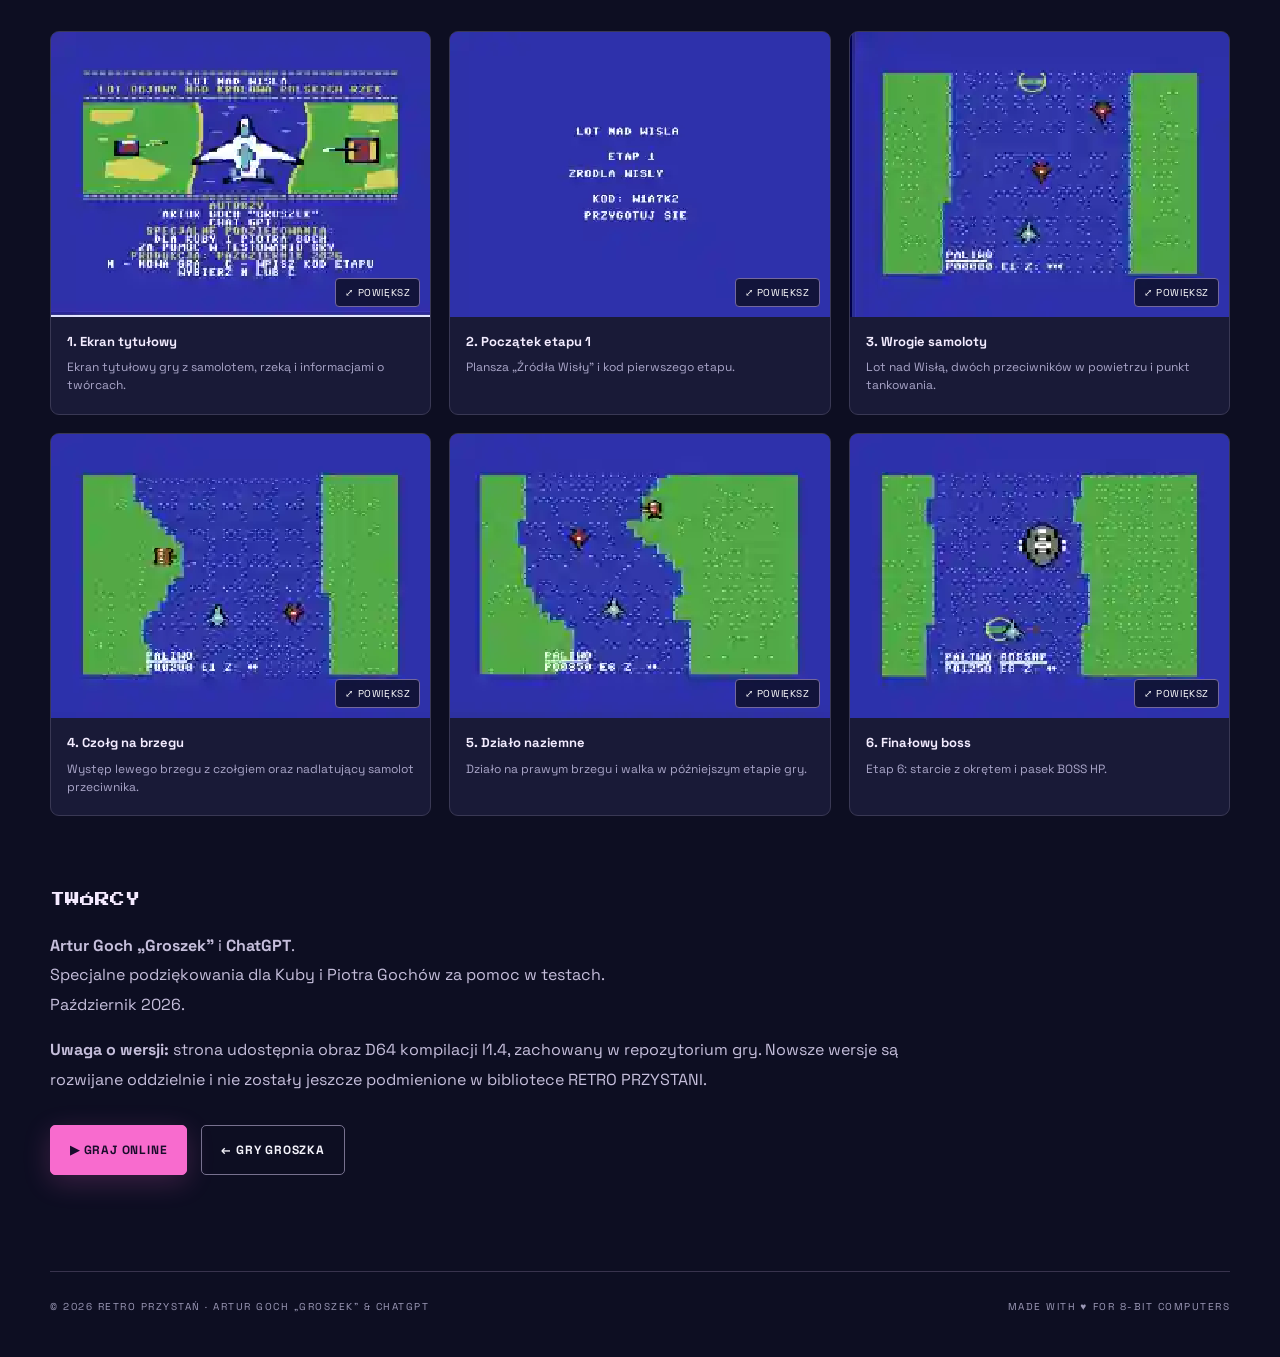
<file: lot-nad-wisla.html>
<!doctype html>
<html lang="pl"><head>
<meta charset="utf-8"><meta name="viewport" content="width=device-width,initial-scale=1">
<meta name="description" content="LOT NAD WISŁĄ — autorska gra na Commodore 64. Zagraj online w wersję demonstracyjną I1.4.">
<title>LOT NAD WISŁĄ — RETRO PRZYSTAŃ</title>
<link rel="preconnect" href="https://fonts.googleapis.com">
<link rel="preconnect" href="https://fonts.gstatic.com" crossorigin>
<link href="https://fonts.googleapis.com/css2?family=Press+Start+2P&family=Space+Grotesk:wght@400;500;600;700&display=swap" rel="stylesheet">
<link rel="stylesheet" href="style.css">
</head>
<body>
<header class="topbar wrap"><a class="logo" href="index.html"><span class="logo-mark">▣</span> RETRO<span class="accent">PRZYSTAŃ</span><small>8-BIT GAME LAB</small></a><nav aria-label="Menu"><a href="gry-groszka.html">← GRY GROSZKA</a><a href="index.html">STRONA GŁÓWNA</a><a href="player.html">EMULATOR</a></nav></header>
<main class="wrap game-detail">
<span class="eyebrow">AUTORSKA GRA NA COMMODORE 64 · WERSJA DEMONSTRACYJNA I1.4</span>
<h1>LOT NAD <span class="accent">WISŁĄ</span></h1>
<p class="game-lead">Wsiądź do wojskowego myśliwca i ruszaj w niebezpieczny lot nad Wisłą. Omijaj brzegi, walcz z wrogimi samolotami i jednostkami na lądzie, pilnuj paliwa i dotrzyj do finałowego starcia.</p>
<div class="game-detail-layout">
<figure class="game-title-art"><img src="images/lot-nad-wisla-tytul.png" alt="Oryginalna grafika ekranu tytułowego LOT NAD WISŁĄ z samolotem, rzeką i pojazdami wojskowymi" width="960" height="600"><figcaption>Grafika ekranu tytułowego z projektu gry Commodore 64.</figcaption></figure>
<aside class="game-panel">
<h2>GOTOWY DO LOTU?</h2>
<p>Uruchom grę bez instalowania emulatora. Wersja demonstracyjna I1.4 jest grywalna; nowsze wydania nadal rozwijamy.</p>
<a class="btn primary" href="player.html?game=lot-nad-wisla">▶ GRAJ ONLINE</a>
<a class="game-download" href="games/lot-nad-wisla.d64" download="LOT-NAD-WISLA-I1.4.d64">↓ POBIERZ D64 (I1.4)</a>
<h2 style="margin-top:21px">STEROWANIE</h2>
<ul>
<li><strong>Port joysticka 2</strong> — ustawiany automatycznie.</li>
<li><strong>N</strong> — nowa gra z ekranu tytułowego.</li>
<li><strong>C</strong> — wpisanie kodu etapu.</li>
<li><strong>Strzałki</strong> — sterowanie samolotem.</li>
<li><strong>X</strong> — strzał (Fire).</li>
</ul>
<p>Po wczytaniu kliknij ekran emulatora. Przy pierwszym uruchomieniu pobranie rdzenia może potrwać.</p>
</aside></div>
<h2 class="game-section-title">O GRZE</h2>
<p class="game-story">LOT NAD WISŁĄ to polska gra zręcznościowa napisana w asemblerze dla oryginalnego Commodore 64. Płynnie przewijana rzeka tworzy trasę lotu przez sześć etapów. Nad wodą spotkasz wrogie myśliwce, a na brzegach czołgi i działa przeciwlotnicze. Każda kolizja z lądem jest niebezpieczna. Paliwo uzupełniasz, przelatując nad stacjami CPN. Na końcu czeka okręt-boss.</p>
<div class="game-facts">
<div class="game-fact"><strong>6 ETAPÓW</strong><span>Rosnący poziom trudności i finałowy boss.</span></div>
<div class="game-fact"><strong>SID</strong><span>Muzyka na ekranie tytułowym i efekty strzałów, trafień oraz tankowania.</span></div>
<div class="game-fact"><strong>ŻYCIA I PALIWO</strong><span>Trzy życia na start, pasek wytrzymałości i konieczność tankowania.</span></div>
<div class="game-fact"><strong>PRAWDZIWY C64</strong><span>Gra w asemblerze 6502, plik D64 i przeglądarkowy emulator VICE.</span></div>
</div>
<section class="game-gallery" id="galeria" aria-labelledby="gallery-heading">
  <div class="section-head game-gallery-heading">
    <div><span class="eyebrow">PRAWDZIWE ZRZUTY EKRANU</span><h2 id="gallery-heading">GALERIA <span class="accent">GRY</span></h2></div>
    <span class="pill">06 OBRAZÓW</span>
  </div>
  <p class="game-gallery-intro">Zdjęcia z rozgrywki LOT NAD WISŁĄ, wykonane w emulatorze. Kliknij miniaturę, aby ją powiększyć; w powiększeniu możesz przechodzić strzałkami między obrazami.</p>
  <div class="game-gallery-grid">
    <figure class="game-gallery-item">
      <button class="game-gallery-thumb" type="button" data-gallery-index="0" data-full="images/galeria-lot-pelne/01-ekran-tytulowy.webp" aria-label="Powiększ: Ekran tytułowy">
        <img src="images/galeria-lot/01-ekran-tytulowy.webp" alt="Ekran tytułowy LOT NAD WISŁĄ z samolotem nad rzeką oraz nazwiskami twórców" width="240" height="180" loading="lazy" decoding="async">
        <span class="game-gallery-zoom" aria-hidden="true">⤢ POWIĘKSZ</span>
      </button>
      <figcaption><strong>1. Ekran tytułowy</strong><span>Ekran tytułowy gry z samolotem, rzeką i informacjami o twórcach.</span></figcaption>
    </figure>
<figure class="game-gallery-item">
      <button class="game-gallery-thumb" type="button" data-gallery-index="1" data-full="images/galeria-lot-pelne/02-poczatek-etapu.webp" aria-label="Powiększ: Początek etapu 1">
        <img src="images/galeria-lot/02-poczatek-etapu.webp" alt="Niebieski ekran rozpoczęcia pierwszego etapu LOT NAD WISŁĄ z napisem Przygotuj się" width="320" height="240" loading="lazy" decoding="async">
        <span class="game-gallery-zoom" aria-hidden="true">⤢ POWIĘKSZ</span>
      </button>
      <figcaption><strong>2. Początek etapu 1</strong><span>Plansza „Źródła Wisły” i kod pierwszego etapu.</span></figcaption>
    </figure>
<figure class="game-gallery-item">
      <button class="game-gallery-thumb" type="button" data-gallery-index="2" data-full="images/galeria-lot-pelne/03-wrogie-samoloty.webp" aria-label="Powiększ: Wrogie samoloty">
        <img src="images/galeria-lot/03-wrogie-samoloty.webp" alt="Niebieski samolot gracza, dwa czerwone samoloty wroga i punkt CPN nad rzeką" width="240" height="180" loading="lazy" decoding="async">
        <span class="game-gallery-zoom" aria-hidden="true">⤢ POWIĘKSZ</span>
      </button>
      <figcaption><strong>3. Wrogie samoloty</strong><span>Lot nad Wisłą, dwóch przeciwników w powietrzu i punkt tankowania.</span></figcaption>
    </figure>
<figure class="game-gallery-item">
      <button class="game-gallery-thumb" type="button" data-gallery-index="3" data-full="images/galeria-lot-pelne/04-czolg.webp" aria-label="Powiększ: Czołg na brzegu">
        <img src="images/galeria-lot/04-czolg.webp" alt="Czołg na wysuniętym lewym brzegu Wisły, samolot gracza i czerwony myśliwiec" width="240" height="180" loading="lazy" decoding="async">
        <span class="game-gallery-zoom" aria-hidden="true">⤢ POWIĘKSZ</span>
      </button>
      <figcaption><strong>4. Czołg na brzegu</strong><span>Występ lewego brzegu z czołgiem oraz nadlatujący samolot przeciwnika.</span></figcaption>
    </figure>
<figure class="game-gallery-item">
      <button class="game-gallery-thumb" type="button" data-gallery-index="4" data-full="images/galeria-lot-pelne/05-dzialo.webp" aria-label="Powiększ: Działo naziemne">
        <img src="images/galeria-lot/05-dzialo.webp" alt="Działo na prawym brzegu rzeki, niebieski samolot gracza i czerwony myśliwiec" width="240" height="180" loading="lazy" decoding="async">
        <span class="game-gallery-zoom" aria-hidden="true">⤢ POWIĘKSZ</span>
      </button>
      <figcaption><strong>5. Działo naziemne</strong><span>Działo na prawym brzegu i walka w późniejszym etapie gry.</span></figcaption>
    </figure>
<figure class="game-gallery-item">
      <button class="game-gallery-thumb" type="button" data-gallery-index="5" data-full="images/galeria-lot-pelne/06-boss.webp" aria-label="Powiększ: Finałowy boss">
        <img src="images/galeria-lot/06-boss.webp" alt="Finałowy boss okręt na Wiśle, samolot gracza i HUD z napisem BOSS HP" width="240" height="180" loading="lazy" decoding="async">
        <span class="game-gallery-zoom" aria-hidden="true">⤢ POWIĘKSZ</span>
      </button>
      <figcaption><strong>6. Finałowy boss</strong><span>Etap 6: starcie z okrętem i pasek BOSS HP.</span></figcaption>
    </figure>
  </div>
</section>
<dialog id="gameGalleryDialog" class="game-gallery-dialog" aria-label="Powiększony zrzut ekranu gry" aria-modal="true">
  <div class="game-gallery-dialog-top"><span id="gameGalleryCounter">1 / 6</span><button type="button" id="gameGalleryClose" class="game-gallery-close" aria-label="Zamknij galerię">✕ ZAMKNIJ</button></div>
  <img id="gameGalleryBig" alt="" width="960" height="720">
  <p id="gameGalleryTitle" class="game-gallery-dialog-caption"></p>
  <p class="game-gallery-original"><a id="gameGalleryOriginalLink" href="#" target="_blank" rel="noopener noreferrer">↗ OTWÓRZ W PEŁNEJ ROZDZIELCZOŚCI</a></p>
  <div class="game-gallery-dialog-navigation">
    <button type="button" id="gameGalleryPrev" aria-label="Poprzedni zrzut ekranu">← POPRZEDNI</button>
    <span>STRZAŁKI ← → / ESC</span>
    <button type="button" id="gameGalleryNext" aria-label="Następny zrzut ekranu">NASTĘPNY →</button>
  </div>
</dialog>
<h2 class="game-section-title">TWÓRCY</h2>
<p class="game-story"><strong>Artur Goch „Groszek”</strong> i <strong>ChatGPT</strong>.<br>Specjalne podziękowania dla Kuby i Piotra Gochów za pomoc w testach.<br>Październik 2026.</p>
<p class="game-story"><strong>Uwaga o wersji:</strong> strona udostępnia obraz D64 kompilacji I1.4, zachowany w repozytorium gry. Nowsze wersje są rozwijane oddzielnie i nie zostały jeszcze podmienione w bibliotece RETRO PRZYSTANI.</p>
<div class="actions"><a class="btn primary" href="player.html?game=lot-nad-wisla">▶ GRAJ ONLINE</a><a class="btn ghost" href="gry-groszka.html">← GRY GROSZKA</a></div>
</main><footer class="wrap footer"><span>© 2026 RETRO PRZYSTAŃ · ARTUR GOCH „GROSZEK” & CHATGPT</span><span>MADE WITH ♥ FOR 8-BIT COMPUTERS</span></footer>
<script src="gallery.js?v=20261111-pelne"></script></body></html>
</file>
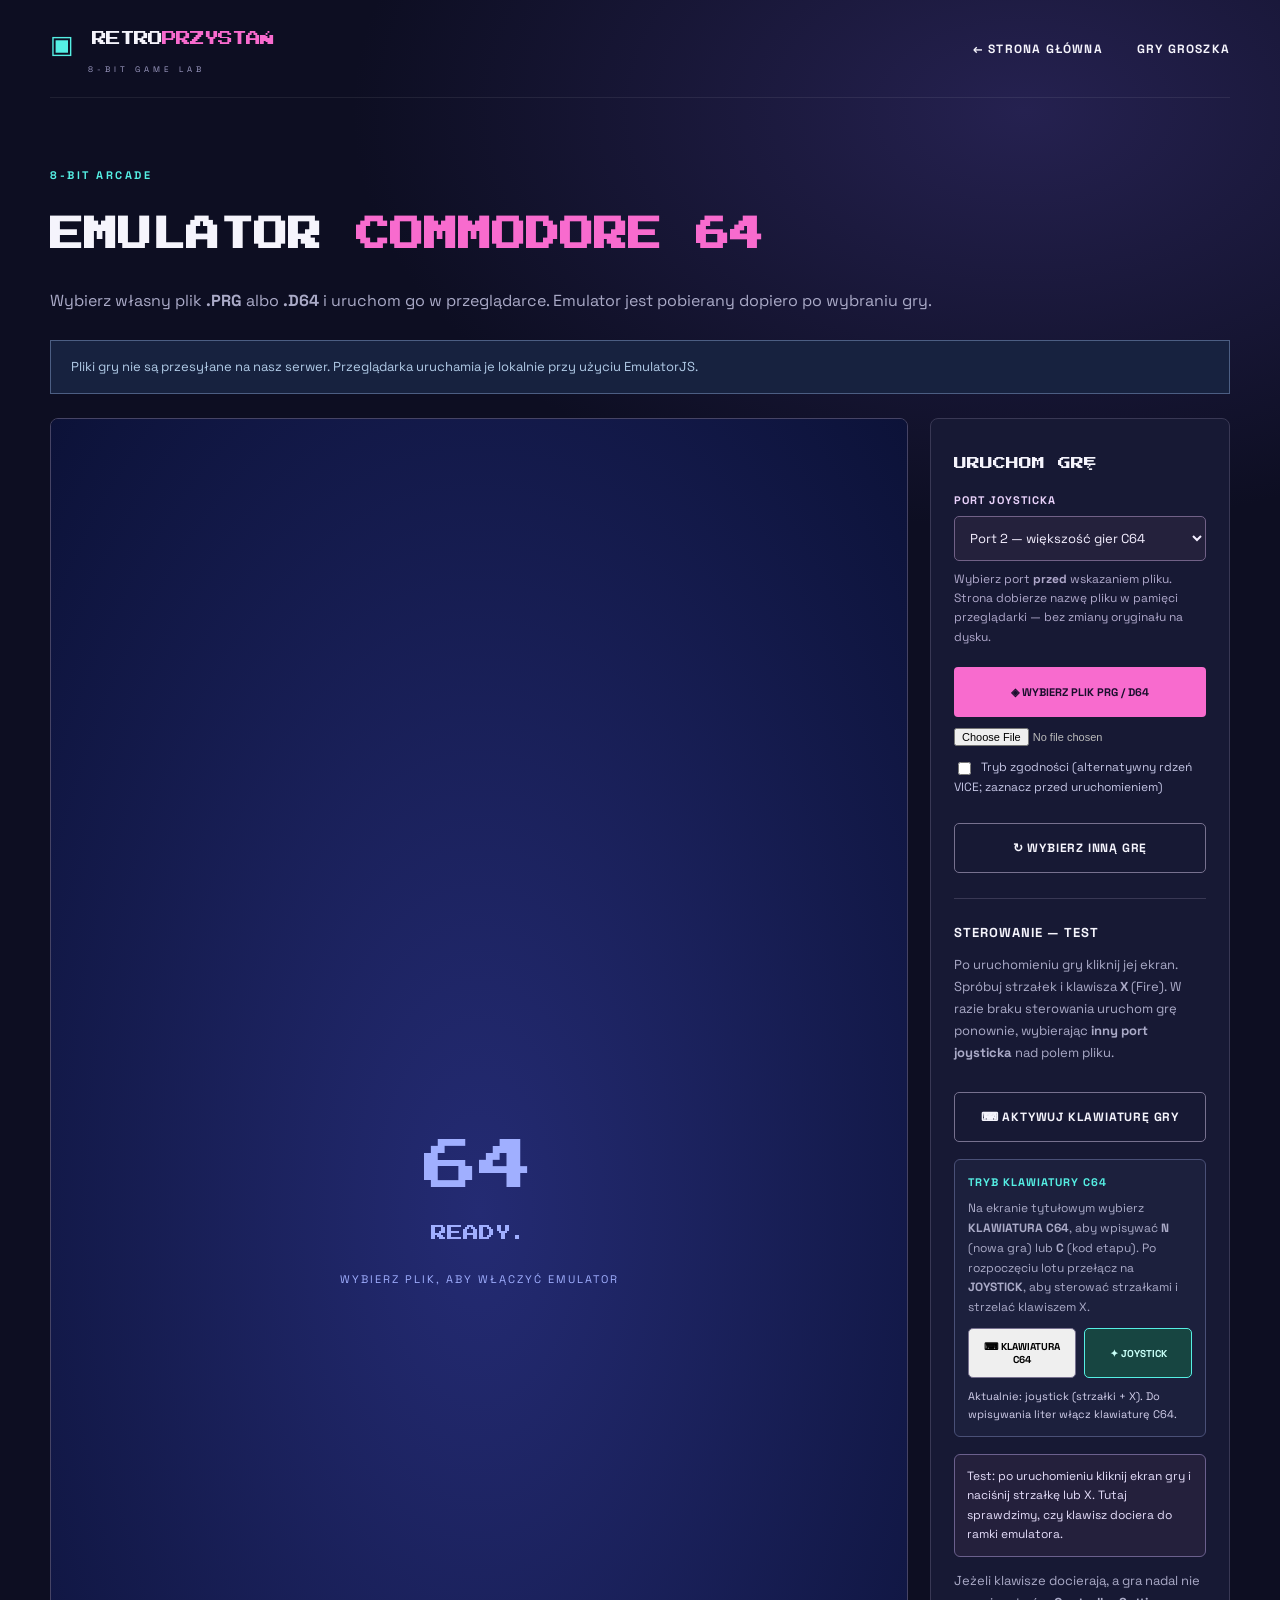
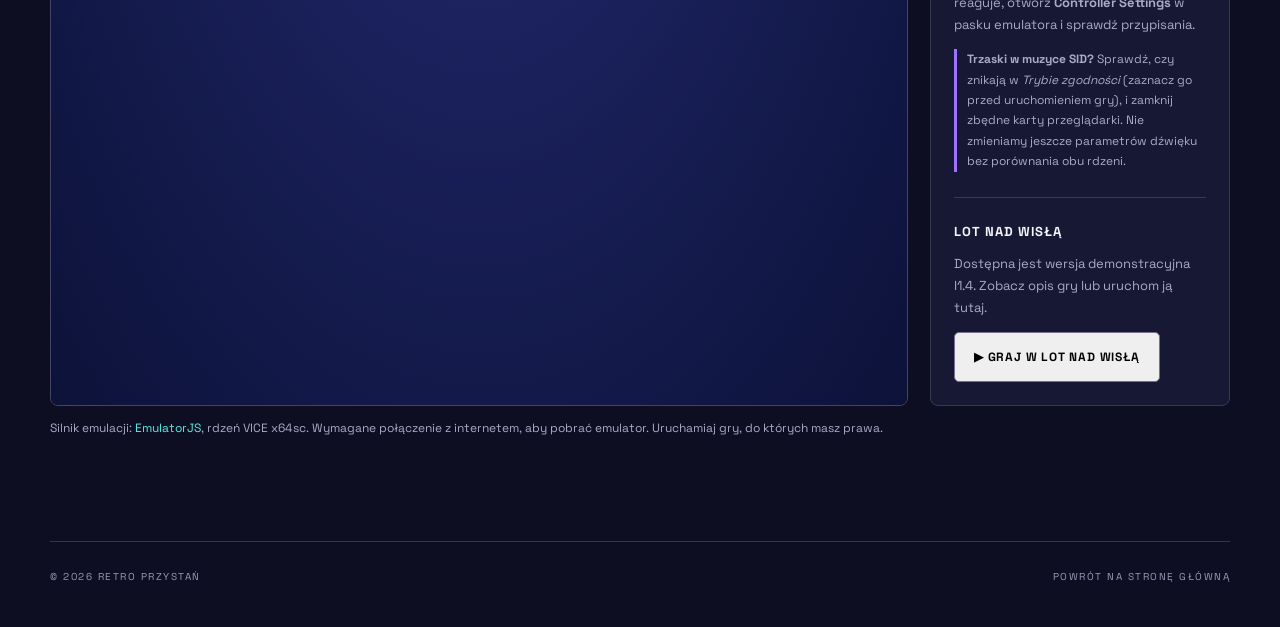
<file: player.html>
<!doctype html><html lang="pl"><head><meta charset="utf-8"><meta name="viewport" content="width=device-width,initial-scale=1"><title>Emulator Commodore 64 — RETRO PRZYSTAŃ</title><link rel="preconnect" href="https://fonts.googleapis.com">
  <link rel="preconnect" href="https://fonts.gstatic.com" crossorigin>
  <link href="https://fonts.googleapis.com/css2?family=Press+Start+2P&family=Space+Grotesk:wght@400;500;600;700&display=swap" rel="stylesheet">
  <link rel="stylesheet" href="style.css"><link rel="stylesheet" href="player-fix.css"></head><body><header class="topbar wrap"><a class="logo" href="index.html"><span class="logo-mark">▣</span> RETRO<span class="accent">PRZYSTAŃ</span><small>8-BIT GAME LAB</small></a><nav><a href="index.html">← STRONA GŁÓWNA</a><a href="gry-groszka.html">GRY GROSZKA</a></nav></header><main class="wrap player-page"><span class="eyebrow">8-BIT ARCADE</span><h1>EMULATOR <span class="accent">COMMODORE 64</span></h1><p>Wybierz własny plik <strong>.PRG</strong> albo <strong>.D64</strong> i uruchom go w przeglądarce. Emulator jest pobierany dopiero po wybraniu gry.</p><div id="notice" class="notice" role="status">Pliki gry nie są przesyłane na nasz serwer. Przeglądarka uruchamia je lokalnie przy użyciu EmulatorJS.</div><section class="player-layout"><div class="player-stage"><div id="placeholder" class="player-placeholder"><div class="icon-c64">64</div><p>READY.</p><span id="launchHint">WYBIERZ PLIK, ABY WŁĄCZYĆ EMULATOR</span><button class="btn primary" id="launchFeatured" type="button" hidden>▶ URUCHOM LOT NAD WISŁĄ</button></div><iframe id="emuFrame" class="emulator-container" title="Emulator Commodore 64" src="about:blank" allow="autoplay; fullscreen" hidden></iframe></div><aside class="player-sidebar"><h2>URUCHOM GRĘ</h2><label for="joystickPort" class="joyport-label">PORT JOYSTICKA</label>
<select id="joystickPort" class="joyport-select" aria-label="Port joysticka">
<option value="2" selected>Port 2 — większość gier C64</option>
<option value="1">Port 1 — np. River Raid</option>
</select>
<p class="joyport-help">Wybierz port <strong>przed</strong> wskazaniem pliku. Strona dobierze nazwę pliku w pamięci przeglądarki — bez zmiany oryginału na dysku.</p>
<label class="file-label" for="romFile">◈ WYBIERZ PLIK PRG / D64</label><input id="romFile" type="file" accept=".prg,.d64,.t64,.crt,.tap,.zip" aria-label="Wybierz plik gry Commodore 64"><label class="compat-label"><input id="compatMode" type="checkbox"> Tryb zgodności (alternatywny rdzeń VICE; zaznacz przed uruchomieniem)</label><button class="btn ghost reset" id="resetButton" type="button">↻ WYBIERZ INNĄ GRĘ</button><div class="divider"></div><h3>STEROWANIE — TEST</h3>
<p>Po uruchomieniu gry kliknij jej ekran. Spróbuj strzałek i klawisza <strong>X</strong> (Fire). W razie braku sterowania uruchom grę ponownie, wybierając <strong>inny port joysticka</strong> nad polem pliku.</p>
<button class="btn ghost reset" id="focusKeyboard" type="button">⌨ AKTYWUJ KLAWIATURĘ GRY</button>
<div class="input-mode-panel" aria-label="Tryb sterowania klawiaturą Commodore 64">
  <p class="input-mode-title">TRYB KLAWIATURY C64</p>
  <p class="input-mode-explanation">Na ekranie tytułowym wybierz <strong>KLAWIATURA C64</strong>, aby wpisywać <strong>N</strong> (nowa gra) lub <strong>C</strong> (kod etapu). Po rozpoczęciu lotu przełącz na <strong>JOYSTICK</strong>, aby sterować strzałkami i strzelać klawiszem X.</p>
  <div class="input-mode-buttons">
    <button class="btn ghost input-mode-button" id="modeKeyboard" type="button" aria-pressed="false">⌨ KLAWIATURA C64</button>
    <button class="btn ghost input-mode-button is-active" id="modeJoystick" type="button" aria-pressed="true">✦ JOYSTICK</button>
  </div>
  <p id="inputModeStatus" class="input-mode-status" role="status" aria-live="polite">Aktualnie: joystick (strzałki + X). Do wpisywania liter włącz klawiaturę C64.</p>
</div>
<div id="keyDiagnostic" class="keyboard-diagnostic" role="status" aria-live="polite">Test: po uruchomieniu kliknij ekran gry i naciśnij strzałkę lub X. Tutaj sprawdzimy, czy klawisz dociera do ramki emulatora.</div>
<p>Jeżeli klawisze docierają, a gra nadal nie reaguje, otwórz <strong>Controller Settings</strong> w pasku emulatora i sprawdź przypisania.</p>
<p class="audio-help"><strong>Trzaski w muzyce SID?</strong> Sprawdź, czy znikają w <em>Trybie zgodności</em> (zaznacz go przed uruchomieniem gry), i zamknij zbędne karty przeglądarki. Nie zmieniamy jeszcze parametrów dźwięku bez porównania obu rdzeni.</p><div class="divider"></div><h3>LOT NAD WISŁĄ</h3><p id="game-note">Grywalna wersja demonstracyjna I1.4 jest dostępna. <a href="lot-nad-wisla.html">Opis i szczegóły gry</a>.</p><button class="btn ghost" id="featuredButton" type="button" hidden>▶ GRAJ W LOT NAD WISŁĄ</button></aside></section><p class="smallprint">Silnik emulacji: <a href="https://emulatorjs.org/" target="_blank" rel="noopener noreferrer">EmulatorJS</a>, rdzeń VICE x64sc. Wymagane połączenie z internetem, aby pobrać emulator. Uruchamiaj gry, do których masz prawa.</p></main><footer class="wrap footer"><span>© 2026 RETRO PRZYSTAŃ</span><a href="index.html">POWRÓT NA STRONĘ GŁÓWNĄ</a></footer><script src="player.js?v=20261027-compat-start"></script></body></html>
</file>
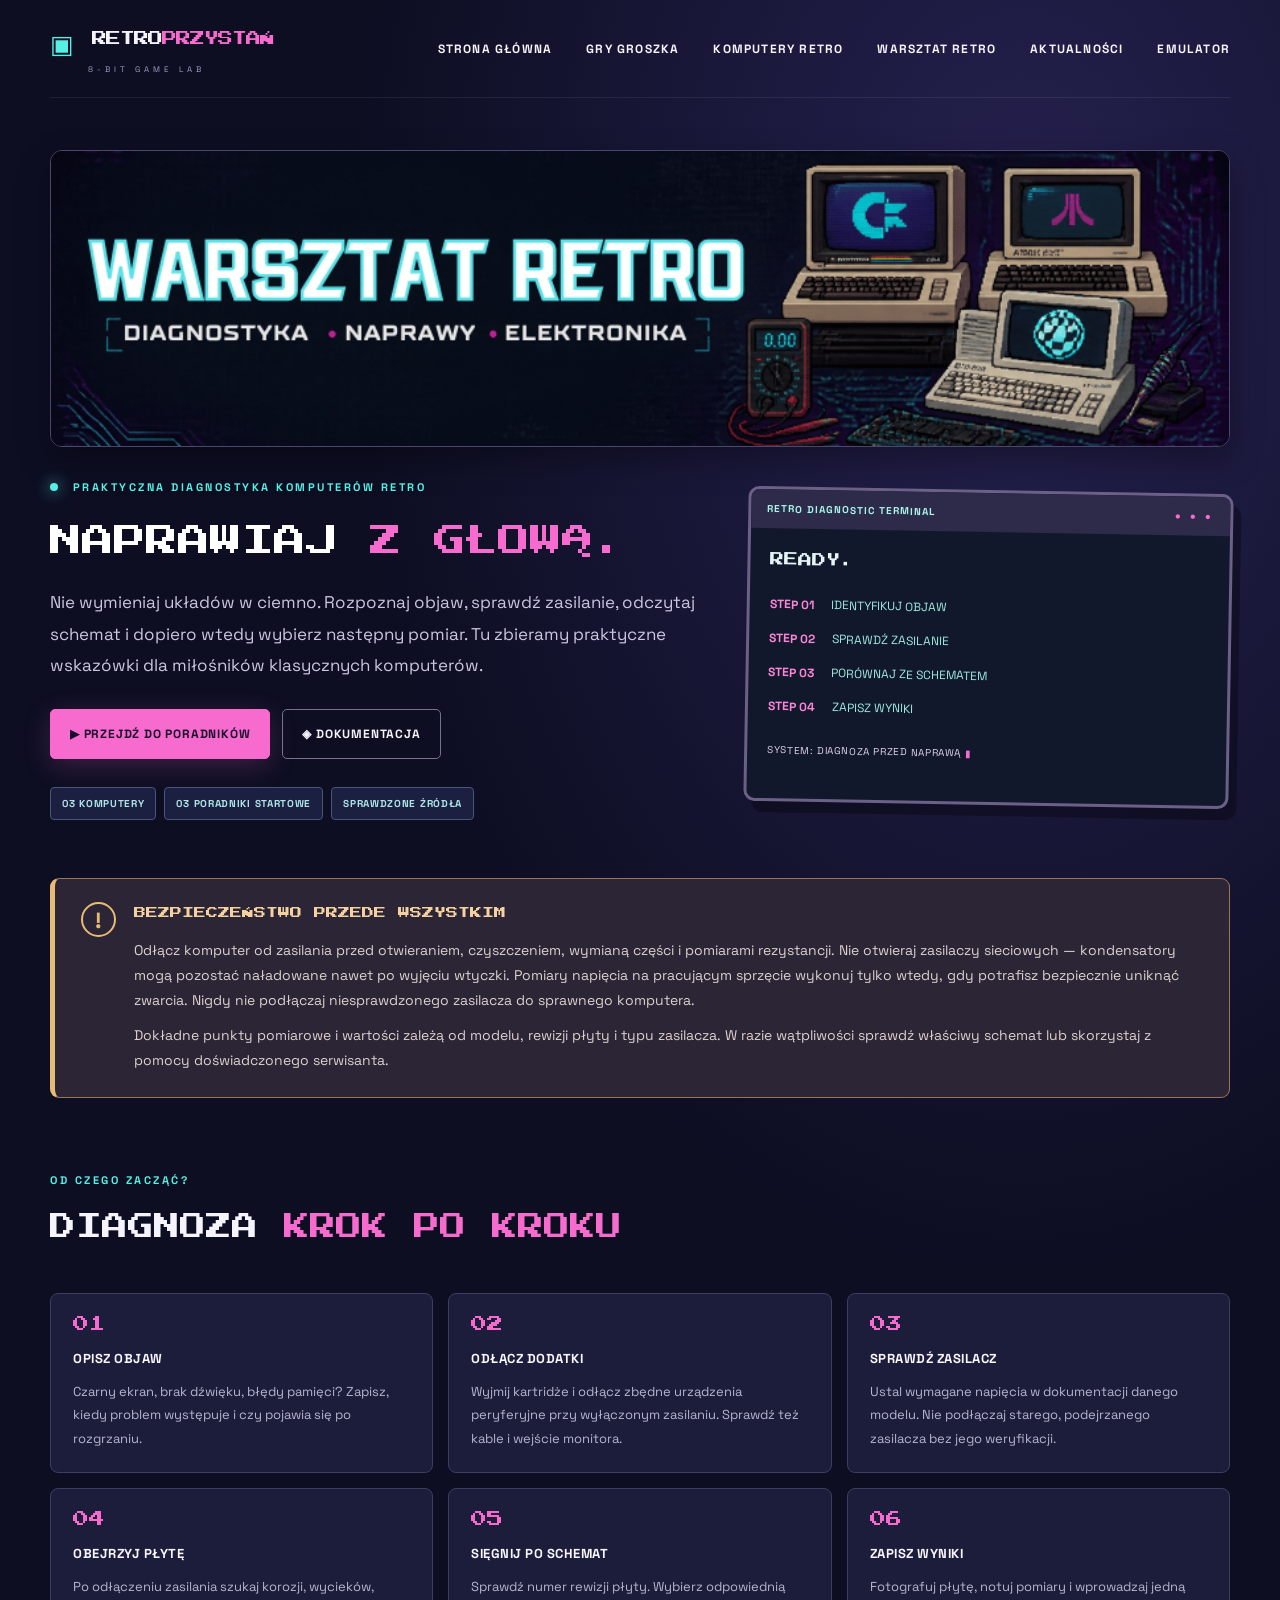
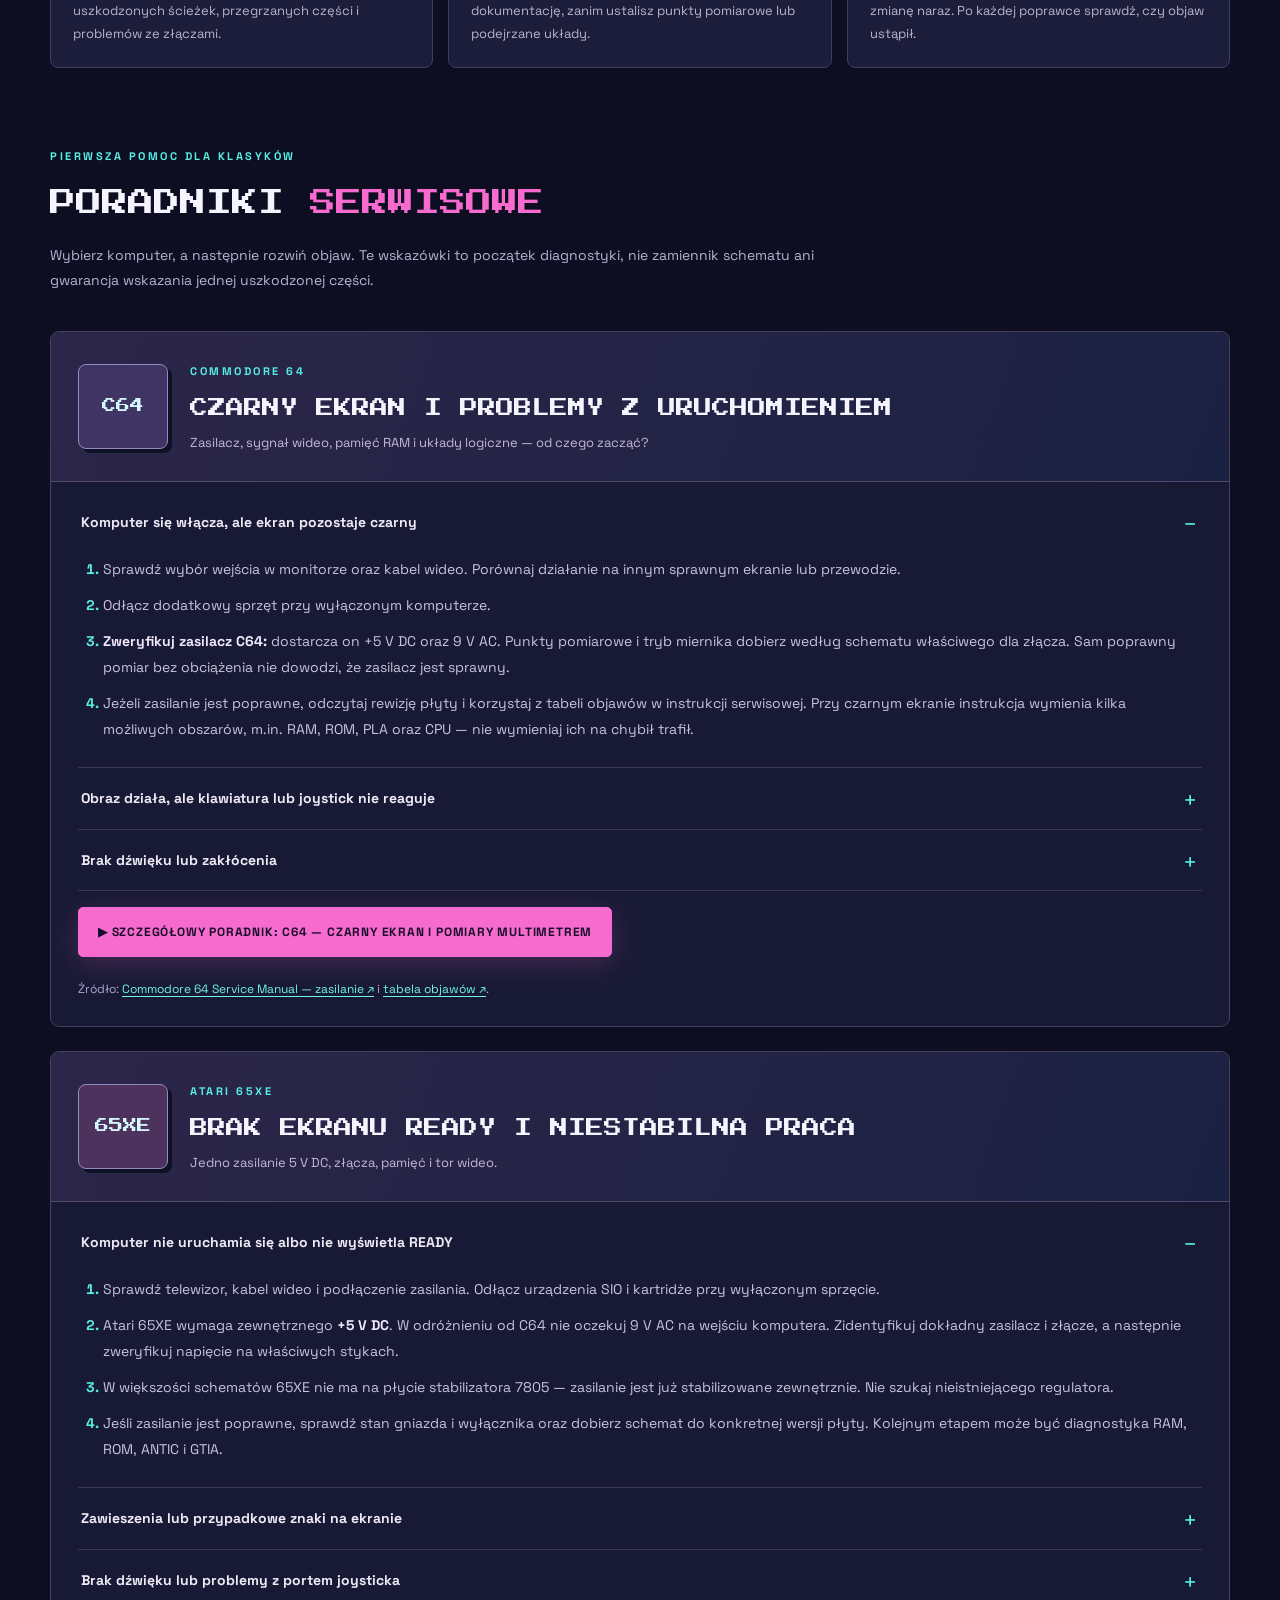
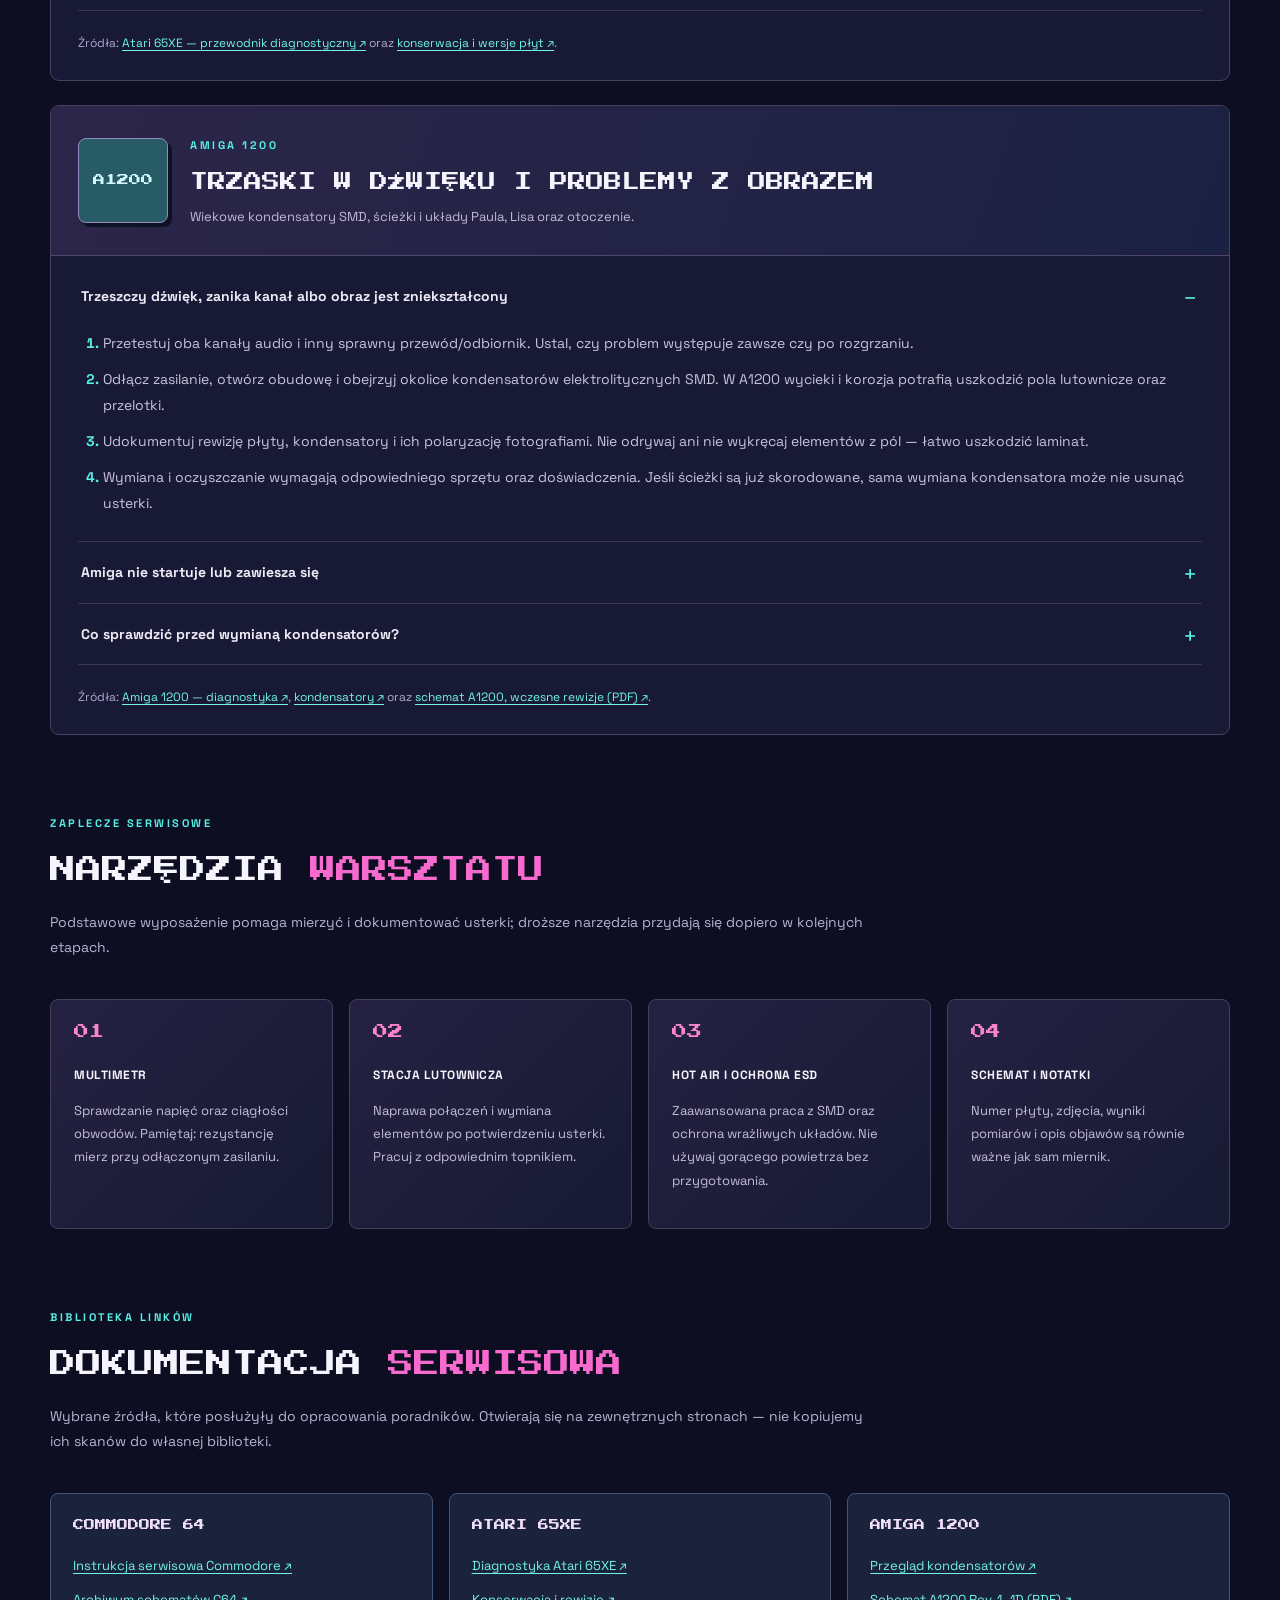
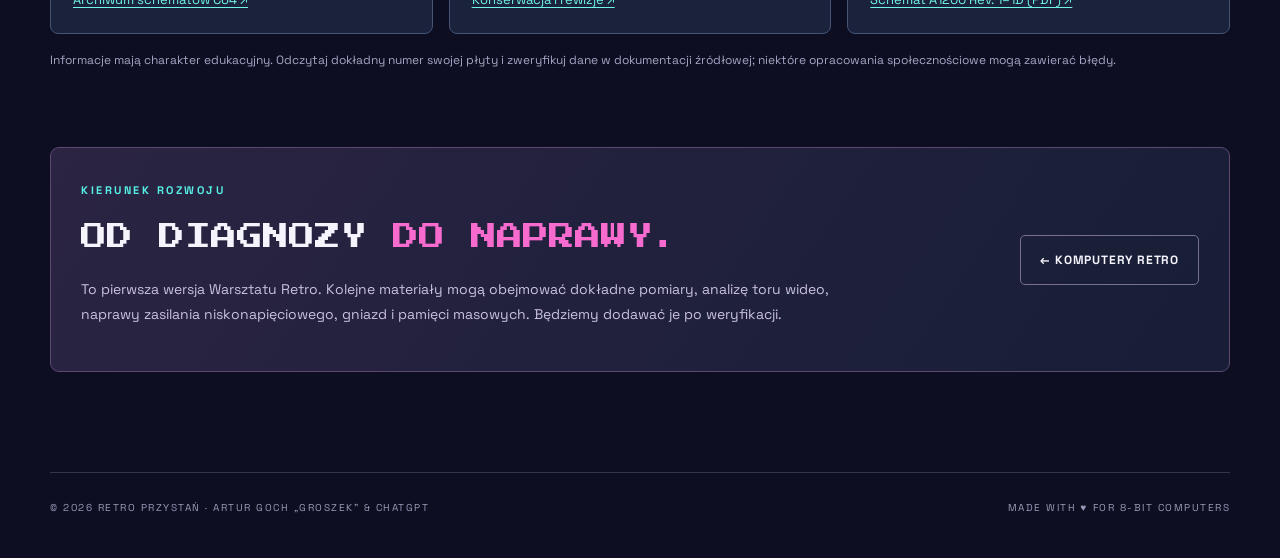
<file: warsztat-retro.html>
<!doctype html>
<html lang="pl">
<head>
  <meta charset="utf-8">
  <meta name="viewport" content="width=device-width,initial-scale=1">
  <meta name="theme-color" content="#11112b">
  <meta name="description" content="Warsztat Retro w RETRO PRZYSTANI: praktyczna diagnostyka Commodore 64, Atari 65XE i Amigi 1200, bezpieczne pomiary, objawy usterek i dokumentacja serwisowa.">
  <title>WARSZTAT RETRO — RETRO PRZYSTAŃ</title>
  <link rel="preconnect" href="https://fonts.googleapis.com">
  <link rel="preconnect" href="https://fonts.gstatic.com" crossorigin>
  <link href="https://fonts.googleapis.com/css2?family=Press+Start+2P&family=Space+Grotesk:wght@400;500;600;700&display=swap" rel="stylesheet">
  <link rel="stylesheet" href="style.css">
  <link rel="stylesheet" href="warsztat-retro.css">
</head>
<body>
  <header class="topbar wrap">
    <a class="logo" href="index.html"><span class="logo-mark">▣</span> RETRO<span class="accent">PRZYSTAŃ</span><small>8-BIT GAME LAB</small></a>
    <nav aria-label="Menu"><a href="index.html">STRONA GŁÓWNA</a><a href="gry-groszka.html">GRY GROSZKA</a><a href="komputery-retro.html">KOMPUTERY RETRO</a><a href="warsztat-retro.html" aria-current="page">WARSZTAT RETRO</a><a href="aktualnosci.html">AKTUALNOŚCI</a><a href="player.html">EMULATOR</a></nav>
  </header>

  <main class="wrap workshop-page">
    <figure class="workshop-canva-banner">
      <img src="images/warsztat-retro-canva.png" width="892" height="223" loading="eager" decoding="async" alt="WARSZTAT RETRO — diagnostyka, naprawy i elektronika. Stylizowane komputery Commodore 64, Atari i Amiga, multimetr i obwody elektroniczne.">
    </figure>
    <section class="workshop-hero" aria-labelledby="workshop-title">
      <div class="workshop-hero-content">
        <span class="eyebrow"><span class="pulse"></span> PRAKTYCZNA DIAGNOSTYKA KOMPUTERÓW RETRO</span>
        <h1 id="workshop-title" class="workshop-accessible-heading">WARSZTAT RETRO</h1>
        <h2 class="workshop-after-banner-heading">NAPRAWIAJ <span class="accent">Z GŁOWĄ.</span></h2>
        <p>Nie wymieniaj układów w ciemno. Rozpoznaj objaw, sprawdź zasilanie, odczytaj schemat i dopiero wtedy wybierz następny pomiar. Tu zbieramy praktyczne wskazówki dla miłośników klasycznych komputerów.</p>
        <div class="workshop-actions">
          <a class="btn primary" href="#poradniki">▶ PRZEJDŹ DO PORADNIKÓW</a>
          <a class="btn ghost" href="#dokumentacja">◈ DOKUMENTACJA</a>
        </div>
        <div class="workshop-facts"><span>03 KOMPUTERY</span><span>03 PORADNIKI STARTOWE</span><span>SPRAWDZONE ŹRÓDŁA</span></div>
      </div>
      <div class="workshop-terminal" aria-label="Dekoracyjny panel diagnostyczny">
        <div class="workshop-terminal-bar"><span>RETRO DIAGNOSTIC TERMINAL</span><span aria-hidden="true">● ● ●</span></div>
        <div class="workshop-terminal-screen">
          <p class="workshop-term-command">READY.</p>
          <p><span class="workshop-terminal-label">STEP 01</span> IDENTYFIKUJ OBJAW</p>
          <p><span class="workshop-terminal-label">STEP 02</span> SPRAWDŹ ZASILANIE</p>
          <p><span class="workshop-terminal-label">STEP 03</span> PORÓWNAJ ZE SCHEMATEM</p>
          <p><span class="workshop-terminal-label">STEP 04</span> ZAPISZ WYNIKI</p>
          <p class="workshop-terminal-ready">SYSTEM: DIAGNOZA PRZED NAPRAWĄ <span class="workshop-cursor">▮</span></p>
        </div>
      </div>
    </section>

    <section class="workshop-safety" aria-labelledby="workshop-safety-title">
      <span class="workshop-safety-mark" aria-hidden="true">!</span>
      <div>
        <h2 id="workshop-safety-title">BEZPIECZEŃSTWO PRZEDE WSZYSTKIM</h2>
        <p>Odłącz komputer od zasilania przed otwieraniem, czyszczeniem, wymianą części i pomiarami rezystancji. Nie otwieraj zasilaczy sieciowych — kondensatory mogą pozostać naładowane nawet po wyjęciu wtyczki. Pomiary napięcia na pracującym sprzęcie wykonuj tylko wtedy, gdy potrafisz bezpiecznie uniknąć zwarcia. Nigdy nie podłączaj niesprawdzonego zasilacza do sprawnego komputera.</p>
        <p>Dokładne punkty pomiarowe i wartości zależą od modelu, rewizji płyty i typu zasilacza. W razie wątpliwości sprawdź właściwy schemat lub skorzystaj z pomocy doświadczonego serwisanta.</p>
      </div>
    </section>

    <section class="workshop-steps" id="pierwsze-kroki" aria-labelledby="workshop-steps-title">
      <div class="section-head"><div>
        <span class="eyebrow">OD CZEGO ZACZĄĆ?</span>
        <h2 id="workshop-steps-title">DIAGNOZA <span class="accent">KROK PO KROKU</span></h2>
      </div></div>
      <ol class="workshop-step-grid">
        <li><span class="workshop-step-no">01</span><strong>OPISZ OBJAW</strong><p>Czarny ekran, brak dźwięku, błędy pamięci? Zapisz, kiedy problem występuje i czy pojawia się po rozgrzaniu.</p></li>
        <li><span class="workshop-step-no">02</span><strong>ODŁĄCZ DODATKI</strong><p>Wyjmij kartridże i odłącz zbędne urządzenia peryferyjne przy wyłączonym zasilaniu. Sprawdź też kable i wejście monitora.</p></li>
        <li><span class="workshop-step-no">03</span><strong>SPRAWDŹ ZASILACZ</strong><p>Ustal wymagane napięcia w dokumentacji danego modelu. Nie podłączaj starego, podejrzanego zasilacza bez jego weryfikacji.</p></li>
        <li><span class="workshop-step-no">04</span><strong>OBEJRZYJ PŁYTĘ</strong><p>Po odłączeniu zasilania szukaj korozji, wycieków, uszkodzonych ścieżek, przegrzanych części i problemów ze złączami.</p></li>
        <li><span class="workshop-step-no">05</span><strong>SIĘGNIJ PO SCHEMAT</strong><p>Sprawdź numer rewizji płyty. Wybierz odpowiednią dokumentację, zanim ustalisz punkty pomiarowe lub podejrzane układy.</p></li>
        <li><span class="workshop-step-no">06</span><strong>ZAPISZ WYNIKI</strong><p>Fotografuj płytę, notuj pomiary i wprowadzaj jedną zmianę naraz. Po każdej poprawce sprawdź, czy objaw ustąpił.</p></li>
      </ol>
    </section>

    <section id="poradniki" class="workshop-guides" aria-labelledby="workshop-guides-title">
      <div class="section-head"><div>
        <span class="eyebrow">PIERWSZA POMOC DLA KLASYKÓW</span>
        <h2 id="workshop-guides-title">PORADNIKI <span class="accent">SERWISOWE</span></h2>
        <p>Wybierz komputer, a następnie rozwiń objaw. Te wskazówki to początek diagnostyki, nie zamiennik schematu ani gwarancja wskazania jednej uszkodzonej części.</p>
      </div></div>

      <article class="workshop-guide" id="c64">
        <div class="workshop-guide-head">
          <div class="workshop-guide-badge">C64</div>
          <div><span class="eyebrow">COMMODORE 64</span><h3>CZARNY EKRAN I PROBLEMY Z URUCHOMIENIEM</h3>
          <p>Zasilacz, sygnał wideo, pamięć RAM i układy logiczne — od czego zacząć?</p></div>
        </div>
        <div class="workshop-guide-body">
          <details open><summary>Komputer się włącza, ale ekran pozostaje czarny</summary>
            <ol>
              <li>Sprawdź wybór wejścia w monitorze oraz kabel wideo. Porównaj działanie na innym sprawnym ekranie lub przewodzie.</li>
              <li>Odłącz dodatkowy sprzęt przy wyłączonym komputerze.</li>
              <li><strong>Zweryfikuj zasilacz C64:</strong> dostarcza on +5 V DC oraz 9 V AC. Punkty pomiarowe i tryb miernika dobierz według schematu właściwego dla złącza. Sam poprawny pomiar bez obciążenia nie dowodzi, że zasilacz jest sprawny.</li>
              <li>Jeżeli zasilanie jest poprawne, odczytaj rewizję płyty i korzystaj z tabeli objawów w instrukcji serwisowej. Przy czarnym ekranie instrukcja wymienia kilka możliwych obszarów, m.in. RAM, ROM, PLA oraz CPU — nie wymieniaj ich na chybił trafił.</li>
            </ol>
          </details>
          <details><summary>Obraz działa, ale klawiatura lub joystick nie reaguje</summary>
            <ol><li>Sprawdź reakcję w BASIC i odłącz dodatkowe kontrolery.</li><li>Przy wyłączonym komputerze sprawdź stan gniazd i wtyków, szczególnie ślady zwarć oraz wygięte styki.</li><li>W instrukcji serwisowej odszukaj obwody CIA oraz połączenia klawiatury i portów joysticków; sam brak reakcji nie oznacza od razu uszkodzenia CIA.</li></ol>
          </details>
          <details><summary>Brak dźwięku lub zakłócenia</summary>
            <ol><li>Wyklucz głośniki, przewód audio/wideo i ustawienia odbiornika.</li><li>Sprawdź, czy usterka występuje w kilku programach.</li><li>Po potwierdzeniu prawidłowego zasilania przeanalizuj ścieżkę audio, układ SID i jego otoczenie zgodnie z wersją płyty; nie wyjmuj układów pod napięciem.</li></ol>
          </details>
          <p class="workshop-guide-detail-link"><a class="btn primary" href="c64-czarny-ekran.html">▶ SZCZEGÓŁOWY PORADNIK: C64 — CZARNY EKRAN I POMIARY MULTIMETREM</a></p>
          <p class="workshop-source-note">Źródło: <a href="https://www.commodore.ca/manuals/funet/cbm/schematics/computers/c64/manual-html/Page_04.html" target="_blank" rel="noopener noreferrer">Commodore 64 Service Manual — zasilanie ↗</a> i <a href="https://www.commodore.ca/manuals/funet/cbm/schematics/computers/c64/manual-html/Page_14.html" target="_blank" rel="noopener noreferrer">tabela objawów ↗</a>.</p>
        </div>
      </article>

      <article class="workshop-guide" id="atari">
        <div class="workshop-guide-head">
          <div class="workshop-guide-badge workshop-guide-atari">65XE</div>
          <div><span class="eyebrow">ATARI 65XE</span><h3>BRAK EKRANU READY I NIESTABILNA PRACA</h3>
          <p>Jedno zasilanie 5 V DC, złącza, pamięć i tor wideo.</p></div>
        </div>
        <div class="workshop-guide-body">
          <details open><summary>Komputer nie uruchamia się albo nie wyświetla READY</summary>
            <ol><li>Sprawdź telewizor, kabel wideo i podłączenie zasilania. Odłącz urządzenia SIO i kartridże przy wyłączonym sprzęcie.</li>
            <li>Atari 65XE wymaga zewnętrznego <strong>+5 V DC</strong>. W odróżnieniu od C64 nie oczekuj 9 V AC na wejściu komputera. Zidentyfikuj dokładny zasilacz i złącze, a następnie zweryfikuj napięcie na właściwych stykach.</li>
            <li>W większości schematów 65XE nie ma na płycie stabilizatora 7805 — zasilanie jest już stabilizowane zewnętrznie. Nie szukaj nieistniejącego regulatora.</li>
            <li>Jeśli zasilanie jest poprawne, sprawdź stan gniazda i wyłącznika oraz dobierz schemat do konkretnej wersji płyty. Kolejnym etapem może być diagnostyka RAM, ROM, ANTIC i GTIA.</li></ol>
          </details>
          <details><summary>Zawieszenia lub przypadkowe znaki na ekranie</summary>
            <ol><li>Zapisz, czy problem pojawia się od razu, czy po nagrzaniu.</li><li>Po wyłączeniu odłącz peryferia i sprawdź stan złączy oraz widoczne uszkodzenia płyty.</li><li>Zweryfikuj stabilność zasilania, a następnie skorzystaj z testów RAM/ROM i dokumentacji właściwej rewizji. Nie traktuj każdego zakłócenia obrazu jako awarii GTIA.</li></ol>
          </details>
          <details><summary>Brak dźwięku lub problemy z portem joysticka</summary>
            <ol><li>Sprawdź kabel i tor wyjściowy, a także działanie różnych programów.</li><li>Na wyłączonym komputerze obejrzyj gniazdo joysticka i przewody pod kątem zwarć i uszkodzeń.</li><li>Do dalszych pomiarów wykorzystaj schemat 65XE oraz informacje o układzie POKEY i liniach portów.</li></ol>
          </details>
          <p class="workshop-source-note">Źródła: <a href="https://retrotechwiki.com/Atari_65XE_Troubleshooting_Guide" target="_blank" rel="noopener noreferrer">Atari 65XE — przewodnik diagnostyczny ↗</a> oraz <a href="https://retrotechwiki.com/Atari_65XE_General_Maintenance" target="_blank" rel="noopener noreferrer">konserwacja i wersje płyt ↗</a>.</p>
        </div>
      </article>

      <article class="workshop-guide" id="amiga">
        <div class="workshop-guide-head">
          <div class="workshop-guide-badge workshop-guide-amiga">A1200</div>
          <div><span class="eyebrow">AMIGA 1200</span><h3>TRZASKI W DŹWIĘKU I PROBLEMY Z OBRAZEM</h3>
          <p>Wiekowe kondensatory SMD, ścieżki i układy Paula, Lisa oraz otoczenie.</p></div>
        </div>
        <div class="workshop-guide-body">
          <details open><summary>Trzeszczy dźwięk, zanika kanał albo obraz jest zniekształcony</summary>
            <ol><li>Przetestuj oba kanały audio i inny sprawny przewód/odbiornik. Ustal, czy problem występuje zawsze czy po rozgrzaniu.</li>
            <li>Odłącz zasilanie, otwórz obudowę i obejrzyj okolice kondensatorów elektrolitycznych SMD. W A1200 wycieki i korozja potrafią uszkodzić pola lutownicze oraz przelotki.</li>
            <li>Udokumentuj rewizję płyty, kondensatory i ich polaryzację fotografiami. Nie odrywaj ani nie wykręcaj elementów z pól — łatwo uszkodzić laminat.</li>
            <li>Wymiana i oczyszczanie wymagają odpowiedniego sprzętu oraz doświadczenia. Jeśli ścieżki są już skorodowane, sama wymiana kondensatora może nie usunąć usterki.</li></ol>
          </details>
          <details><summary>Amiga nie startuje lub zawiesza się</summary>
            <ol><li>Sprawdź konfigurację minimalną: odłącz przy wyłączonym komputerze zbędne rozszerzenia i urządzenia.</li><li>Zweryfikuj zgodność oraz stan zasilacza; nie zakładaj, że sprawna dioda LED oznacza prawidłowe wszystkie napięcia.</li><li>Sprawdź ewentualne ślady korozji i wcześniejszych napraw. Dopiero potem analizuj pamięć, ROM i układy specjalizowane według schematu konkretnej płyty.</li></ol>
          </details>
          <details><summary>Co sprawdzić przed wymianą kondensatorów?</summary>
            <ol><li>Odczytaj rewizję płyty (np. 1D lub 2B) i dopasuj zestaw części do tej wersji.</li><li>Porównaj wartości i polaryzację ze schematem oraz zdjęciami istniejącej płyty; nie polegaj wyłącznie na nadruku.</li><li>Sprawdź stan padów i przelotek oraz przygotuj bezpieczną metodę czyszczenia. Gdy nie ma pewności co do lutowania SMD, oddaj płytę serwisowi specjalizującemu się w Amidze.</li></ol>
          </details>
          <p class="workshop-source-note">Źródła: <a href="https://retrotechwiki.com/Amiga_1200_Troubleshooting_Guide" target="_blank" rel="noopener noreferrer">Amiga 1200 — diagnostyka ↗</a>, <a href="https://retrotechwiki.com/Amiga_1200_Capacitor_Replacement_Guide" target="_blank" rel="noopener noreferrer">kondensatory ↗</a> oraz <a href="https://www.amigawiki.org/dnl/schematics/A1200_R1.pdf" target="_blank" rel="noopener noreferrer">schemat A1200, wczesne rewizje (PDF) ↗</a>.</p>
        </div>
      </article>
    </section>

    <section class="workshop-tools" id="narzedzia" aria-labelledby="workshop-tools-title">
      <div class="section-head"><div>
        <span class="eyebrow">ZAPLECZE SERWISOWE</span>
        <h2 id="workshop-tools-title">NARZĘDZIA <span class="accent">WARSZTATU</span></h2>
        <p>Podstawowe wyposażenie pomaga mierzyć i dokumentować usterki; droższe narzędzia przydają się dopiero w kolejnych etapach.</p>
      </div></div>
      <div class="workshop-tool-grid">
        <div class="workshop-tool"><span aria-hidden="true">01</span><h3>MULTIMETR</h3><p>Sprawdzanie napięć oraz ciągłości obwodów. Pamiętaj: rezystancję mierz przy odłączonym zasilaniu.</p></div>
        <div class="workshop-tool"><span aria-hidden="true">02</span><h3>STACJA LUTOWNICZA</h3><p>Naprawa połączeń i wymiana elementów po potwierdzeniu usterki. Pracuj z odpowiednim topnikiem.</p></div>
        <div class="workshop-tool"><span aria-hidden="true">03</span><h3>HOT AIR I OCHRONA ESD</h3><p>Zaawansowana praca z SMD oraz ochrona wrażliwych układów. Nie używaj gorącego powietrza bez przygotowania.</p></div>
        <div class="workshop-tool"><span aria-hidden="true">04</span><h3>SCHEMAT I NOTATKI</h3><p>Numer płyty, zdjęcia, wyniki pomiarów i opis objawów są równie ważne jak sam miernik.</p></div>
      </div>
    </section>

    <section class="workshop-library" id="dokumentacja" aria-labelledby="workshop-docs-title">
      <div class="section-head"><div>
        <span class="eyebrow">BIBLIOTEKA LINKÓW</span>
        <h2 id="workshop-docs-title">DOKUMENTACJA <span class="accent">SERWISOWA</span></h2>
        <p>Wybrane źródła, które posłużyły do opracowania poradników. Otwierają się na zewnętrznych stronach — nie kopiujemy ich skanów do własnej biblioteki.</p>
      </div></div>
      <div class="workshop-doc-grid">
        <div class="workshop-doc"><strong>COMMODORE 64</strong><a href="https://www.commodore.ca/manuals/funet/cbm/schematics/computers/c64/manual-html/" target="_blank" rel="noopener noreferrer">Instrukcja serwisowa Commodore ↗</a><a href="https://www.commodore.ca/manuals/funet/cbm/schematics/computers/c64/index.html" target="_blank" rel="noopener noreferrer">Archiwum schematów C64 ↗</a></div>
        <div class="workshop-doc"><strong>ATARI 65XE</strong><a href="https://retrotechwiki.com/Atari_65XE_Troubleshooting_Guide" target="_blank" rel="noopener noreferrer">Diagnostyka Atari 65XE ↗</a><a href="https://retrotechwiki.com/Atari_65XE_General_Maintenance" target="_blank" rel="noopener noreferrer">Konserwacja i rewizje ↗</a></div>
        <div class="workshop-doc"><strong>AMIGA 1200</strong><a href="https://retrotechwiki.com/Amiga_1200_Capacitor_Replacement_Guide" target="_blank" rel="noopener noreferrer">Przegląd kondensatorów ↗</a><a href="https://www.amigawiki.org/dnl/schematics/A1200_R1.pdf" target="_blank" rel="noopener noreferrer">Schemat A1200 Rev. 1–1D (PDF) ↗</a></div>
      </div>
      <p class="workshop-document-note">Informacje mają charakter edukacyjny. Odczytaj dokładny numer swojej płyty i zweryfikuj dane w dokumentacji źródłowej; niektóre opracowania społecznościowe mogą zawierać błędy.</p>
    </section>
    <section class="workshop-next">
      <div><span class="eyebrow">KIERUNEK ROZWOJU</span><h2>OD DIAGNOZY <span class="accent">DO NAPRAWY.</span></h2><p>To pierwsza wersja Warsztatu Retro. Kolejne materiały mogą obejmować dokładne pomiary, analizę toru wideo, naprawy zasilania niskonapięciowego, gniazd i pamięci masowych. Będziemy dodawać je po weryfikacji.</p></div>
      <a class="btn ghost" href="komputery-retro.html">← KOMPUTERY RETRO</a>
    </section>
  </main>
  <footer class="wrap footer"><span>© 2026 RETRO PRZYSTAŃ · ARTUR GOCH „GROSZEK” & CHATGPT</span><span>MADE WITH ♥ FOR 8-BIT COMPUTERS</span></footer>
</body>
</html>
</file>
<file: style.css>
@import url('https://fonts.googleapis.com/css2?family=Space+Grotesk:wght@400;500;600;700&family=Press+Start+2P&display=swap');
:root{--bg:#0d0e22;--panel:#171934;--panel2:#202442;--white:#f5f4fc;--muted:#aaaac7;--pink:#f86bce;--violet:#9e72ff;--cyan:#55efe4;--border:#393854}*{box-sizing:border-box}html{scroll-behavior:smooth}body{margin:0;background:radial-gradient(ellipse 70% 25% at 80% 5%,#252150 0,transparent 75%),var(--bg);color:var(--white);font-family:'Space Grotesk',Arial,sans-serif}a{color:inherit;text-decoration:none}.wrap{width:min(1180px,calc(100% - 48px));margin-inline:auto}.topbar{min-height:98px;display:flex;align-items:center;justify-content:space-between;gap:20px;border-bottom:1px solid #ffffff13}.logo{font-family:'Press Start 2P',monospace;font-size:15px;line-height:1.5;letter-spacing:-1px;display:inline-block}.logo-mark{color:var(--cyan);font-size:25px;vertical-align:middle;margin-right:5px}.logo small{display:block;font-family:'Space Grotesk',sans-serif;letter-spacing:4px;margin:4px 0 0 38px;font-size:8px;color:#a09ec6}.accent{color:var(--pink)}nav{display:flex;gap:34px;font-size:12px;letter-spacing:1.2px;font-weight:700}nav a:hover{color:var(--cyan)}.hero{min-height:620px;display:grid;grid-template-columns:1.1fr .9fr;align-items:center;gap:45px;padding-top:34px;padding-bottom:60px}.eyebrow{font-size:11px;letter-spacing:2.5px;color:var(--cyan);font-weight:700}.pulse{display:inline-block;width:8px;height:8px;border-radius:50%;background:var(--cyan);box-shadow:0 0 15px var(--cyan);margin-right:9px}.hero h1,h1,h2,.art strong,.empty-card h3,.cta h2{font-family:'Press Start 2P',monospace}.hero h1{font-size:clamp(25px,3vw,42px);line-height:1.65;margin:26px 0}.hero h1 em{font-style:normal;color:var(--pink)}.hero-text>p{color:#c1bfd7;font-size:17px;line-height:1.75;max-width:530px}.actions{display:flex;gap:14px;flex-wrap:wrap;margin-top:30px}.btn{border:1px solid #77718f;border-radius:5px;display:inline-flex;justify-content:center;align-items:center;padding:16px 19px;font-size:12px;font-family:inherit;font-weight:800;letter-spacing:.8px;cursor:pointer;text-decoration:none}.primary{background:var(--pink);color:#180c2b;border-color:var(--pink);box-shadow:0 7px 28px #f86bce33}.primary:hover{background:#ff9be0}.ghost:hover{border-color:var(--cyan);color:var(--cyan)}.hero-stats{display:flex;gap:38px;margin-top:60px}.hero-stats>div{display:flex;flex-direction:column;gap:8px}.hero-stats strong{font-size:26px;color:var(--cyan)}.hero-stats span{font-size:9px;letter-spacing:1px;color:#8c8ba7;font-weight:700}.machine{filter:drop-shadow(0 22px 50px #0008);padding:20px}.monitor{border:12px solid #ded9df;border-radius:25px 25px 19px 19px;background:#d4cfd4;box-shadow:inset 0 0 0 2px white,0 0 75px #7972e622;transform:rotate(2deg)}.monitor-top,.monitor-bottom{color:#6f6774;display:flex;justify-content:space-between;font-size:11px;letter-spacing:3px;font-weight:700;padding:12px}.led{height:8px;width:8px;border-radius:50%;background:#4fc496;box-shadow:0 0 10px #4fc496}.crt{margin:0 15px;background:#151a4f;border:12px solid #332e41;border-radius:27px;overflow:hidden;box-shadow:inset 0 0 30px #0008}.crt-inner{height:310px;background:#3d46ac;border:17px solid #7b85ed;color:#a9b4ff;font:9px/1.8 'Press Start 2P',monospace;position:relative;overflow:hidden;padding:15px 8px;text-shadow:0 0 9px #a2caff77}.screen-title{text-align:center;margin-bottom:12px}.ready{margin-top:18px}.screen-line{margin-top:6px}.cursor{animation:blink 1s steps(1) infinite}@keyframes blink{50%{opacity:0}}.pixel-scene{position:absolute;bottom:0;left:0;right:0;height:105px;background:#636cce;overflow:hidden}.sky-pixels{position:absolute;top:3px;left:40px;color:#c5ceff}.river{position:absolute;left:35%;width:30%;top:29px;bottom:0;background:repeating-linear-gradient(0deg,#2c94ce 0 12px,#60c0ee 12px 15px)}.shore{position:absolute;bottom:0;top:25px;width:36%;background:repeating-linear-gradient(180deg,#327d7c 0 15px,#46987f 15px 26px)}.shore-left{left:0;clip-path:polygon(0 0,90% 0,100% 30%,86% 60%,100% 100%,0 100%)}.shore-right{right:0;clip-path:polygon(15% 0,100% 0,100% 100%,5% 100%,0 52%)}.plane{position:absolute;font:40px Arial;z-index:2;left:50%;bottom:14px;color:#fff;transform:translateX(-50%) rotate(-90deg)}.stand{background:#c6c3cd;width:36%;height:22px;margin:auto;clip-path:polygon(25% 0,75% 0,100% 100%,0 100%)}.features{background:#181934;border-block:1px solid #343251}.feature-grid{min-height:70px;display:flex;justify-content:space-between;align-items:center;gap:20px;flex-wrap:wrap;font-family:'Press Start 2P',monospace;font-size:10px;color:#bbadd9}.section{padding:94px 0}.section-head{display:flex;justify-content:space-between;align-items:center;gap:25px}.section h2{font-size:clamp(20px,2.6vw,31px);line-height:1.6;margin:22px 0}.section-head p,.about p,.cta p{color:var(--muted);line-height:1.8}.pill{background:#2c2346;color:#e3b4ff;border:1px solid #654f85;padding:11px 13px;border-radius:25px;font-size:10px;font-weight:700;white-space:nowrap}.game-grid{display:grid;grid-template-columns:1fr 1fr;gap:25px;margin-top:35px}.game-card{border:1px solid var(--border);border-radius:8px;background:var(--panel);overflow:hidden}.art{height:250px;position:relative;overflow:hidden;background:linear-gradient(90deg,#295979 0 32%,#217fa6 32% 68%,#295979 68%)}.art:before,.art:after{content:'';position:absolute;top:0;bottom:0;width:29%;background:repeating-linear-gradient(0deg,#1f795d 0 17px,#36875a 17px 33px)}.art:before{left:0;clip-path:polygon(0 0,100% 0,86% 32%,100% 68%,88% 100%,0 100%)}.art:after{right:0;clip-path:polygon(12% 0,100% 0,100% 100%,0 100%,15% 65%,0 25%)}.art-river{position:absolute;inset:0;background:repeating-linear-gradient(0deg,transparent 0 24px,#85d5e21a 24px 29px)}.art-plane{font-size:105px;color:#e6edf0;position:absolute;left:50%;top:45%;transform:translate(-50%,-50%) rotate(-90deg);text-shadow:6px 4px #142d58}.art-label{position:absolute;top:15px;left:18px;z-index:3;background:#12162dbb;padding:8px;font-size:10px;letter-spacing:1px}.art strong{position:absolute;bottom:25px;left:25px;z-index:4;color:#fff;font-size:20px;text-shadow:3px 3px #171138}.game-content{padding:25px}.meta{display:flex;justify-content:space-between;gap:10px;color:var(--cyan);font-size:10px;font-weight:700;letter-spacing:1px}.status{color:#f3ce89}.game-content h3{font-size:22px}.game-content p{color:var(--muted);line-height:1.75;min-height:75px}.card-actions{display:flex;align-items:center;gap:15px;flex-wrap:wrap}.card-actions span{font-size:10px;color:#8887a9}.secondary-card{border-style:dashed;display:grid;place-items:center;min-height:480px}.empty-card{text-align:center;padding:20px}.empty-icon{font-size:45px;color:#9e72ff}.empty-card>span{color:#a3a0c1;font-size:11px;letter-spacing:2px}.empty-card h3{font-size:17px;line-height:2.2}.empty-card p{color:#8a89aa}.about{display:grid;grid-template-columns:1.15fr .85fr;gap:70px;align-items:center}.about-panel{display:flex;align-items:center;justify-content:center;gap:35px;border:1px solid #4b3e7c;background:linear-gradient(145deg,#26204a,#171a38);min-height:270px;border-radius:8px}.chip{padding:35px 12px;border:7px solid #48405d;border-radius:8px;text-align:center;background:#11111c;font-family:'Press Start 2P',monospace;color:#c7bfd9;font-size:11px;line-height:2}.chip b{font-size:24px}.panel-copy{font-size:12px;letter-spacing:2px}.panel-copy strong{display:block;color:var(--cyan);font-size:22px;margin:10px 0}.panel-copy small{font-size:10px;color:var(--muted)}.cta{border:1px solid #614b85;background:linear-gradient(130deg,#282044,#151a37);border-radius:12px;padding:65px 25px;text-align:center}.cta .btn{margin-top:16px}.footer{display:flex;justify-content:space-between;gap:20px;border-top:1px solid #38334d;color:#9c99b7;padding-block:28px 44px;font-size:10px;letter-spacing:1.5px}.player-page{padding:65px 0 90px}.player-page>h1{font-size:clamp(20px,3vw,34px);line-height:1.7}.player-page>p{line-height:1.8;color:var(--muted);max-width:900px}.notice{border:1px solid #4c5e83;color:#b1cbe7;background:#17223f;padding:15px 20px;margin:24px 0;font-size:13px;line-height:1.7}.player-layout{display:grid;grid-template-columns:minmax(0,1fr) 300px;gap:22px}.player-stage{background:#080916;border:1px solid #464465;border-radius:8px;min-height:440px;overflow:hidden}.player-placeholder{height:100%;min-height:440px;display:flex;align-items:center;justify-content:center;flex-direction:column;gap:15px;color:#a0afff;background:radial-gradient(#242b73,#0c1238)}.player-placeholder p{font-family:'Press Start 2P',monospace}.player-placeholder span{font-size:11px;letter-spacing:2px;text-align:center;padding:0 20px}.icon-c64{font-family:'Press Start 2P',monospace;font-size:55px}.emulator-container{height:520px;width:100%}.player-sidebar{background:var(--panel);border:1px solid var(--border);border-radius:8px;padding:23px}.player-sidebar h2{font:13px/1.7 'Press Start 2P',monospace}.player-sidebar h3{font-size:13px;letter-spacing:1px}.player-sidebar p{color:var(--muted);font-size:13px;line-height:1.7}.file-label{display:block;text-align:center;background:var(--pink);color:#190e2c;padding:17px 9px;font-size:11px;font-weight:800;border-radius:4px;cursor:pointer;line-height:1.5;margin-block:20px 8px}input[type=file]{width:100%;font-size:11px;color:#bbb}.reset{width:100%;margin-top:14px;background:transparent;color:var(--white)}.divider{height:1px;background:var(--border);margin:25px 0}.smallprint{font-size:12px}.smallprint a{color:var(--cyan)}[hidden]{display:none!important}@media(max-width:880px){.hero,.about{grid-template-columns:1fr}.machine{max-width:550px;margin:0 auto}.hero{padding-top:65px}.feature-grid{justify-content:center}.game-grid{grid-template-columns:1fr}.player-layout{grid-template-columns:1fr}.topbar{align-items:flex-start;padding-top:22px;padding-bottom:22px;flex-direction:column}nav{flex-wrap:wrap;gap:17px}.hero-stats{gap:20px}}@media(max-width:540px){.wrap{width:min(100% - 28px,1180px)}.hero h1{font-size:22px}.hero-stats strong{font-size:19px}.hero-stats span{font-size:8px}.machine{padding:0}.crt-inner{height:235px;font-size:7px;padding:8px 4px;border-width:9px}.crt{margin:0 6px;border-width:7px}.monitor{border-width:8px}.hero-stats{margin-top:36px}.art strong{font-size:16px}.section{padding:55px 0}.section-head{align-items:flex-start;flex-direction:column}.about-panel{flex-direction:column;padding:25px;gap:12px}.footer{flex-direction:column}.feature-grid{font-size:8px}.logo{font-size:12px}}
/* Karta gry i własna podstrona LOT NAD WISŁĄ. */
.art--cover{background:#12152c}
.art--cover:before,.art--cover:after{display:none}
.art--cover:after{display:block;content:'';position:absolute;inset:52% 0 0;background:linear-gradient(transparent,#090a20dd);width:100%;clip-path:none;pointer-events:none}
.game-cover{display:block;width:100%;height:100%;object-fit:cover;image-rendering:pixelated}
.art--cover strong{max-width:90%;line-height:1.6}
.game-version-note{font-size:11px!important;min-height:0!important;margin-top:16px;color:#b9aed1!important}
.player-sidebar a:not(.btn){color:var(--cyan);text-decoration:underline}
.game-detail{padding:68px 0 96px}
.game-detail h1{font-family:'Press Start 2P',monospace;font-size:clamp(22px,3.1vw,42px);line-height:1.6;letter-spacing:-.4px;margin:22px 0}
.game-lead{font-size:17px;line-height:1.8;color:#c6c0df;max-width:880px}
.game-detail-layout{display:grid;grid-template-columns:minmax(0,1.3fr) minmax(265px,.7fr);align-items:start;gap:28px;margin:35px 0 55px}
.game-title-art{margin:0;border:1px solid #555078;background:#171934;border-radius:9px;overflow:hidden}
.game-title-art img{display:block;width:100%;height:auto;image-rendering:pixelated}
.game-title-art figcaption{font-size:12px;color:#b9b2d3;padding:13px 17px}
.game-panel{background:#171934;border:1px solid #393854;border-radius:9px;padding:26px}
.game-panel h2{font:14px/1.8 'Press Start 2P',monospace;color:var(--cyan);margin:0 0 17px}
.game-panel p,.game-panel li{color:#c1bbd7;font-size:14px;line-height:1.8}
.game-panel ul{padding-left:21px}
.game-panel .btn{width:100%;margin:9px 0}
.game-panel .game-download{display:block;text-align:center;font-size:12px;color:var(--cyan);padding:12px 0;text-decoration:underline}
.game-section-title{font:15px/1.9 'Press Start 2P',monospace;color:#f4eaff;margin:36px 0 15px}
.game-facts{display:grid;grid-template-columns:1fr 1fr;gap:12px;margin:28px 0}
.game-fact{padding:18px;background:#201f40;border:1px solid #454061;border-radius:8px}
.game-fact strong{display:block;color:var(--cyan);font-size:12px;margin-bottom:8px}
.game-fact span{display:block;font-size:13px;color:#d0c9df;line-height:1.6}
.game-story{max-width:900px;color:#c5bedb;line-height:1.85}
@media(max-width:860px){.game-detail-layout{grid-template-columns:1fr}.game-facts{grid-template-columns:1fr}}

/* Dzial GRY GROSZKA: zgodny z paleta RETRO PRZYSTANI, bez zewnetrznych bibliotek. */
.pill-link:hover{border-color:var(--cyan);color:var(--cyan)}
.misja-art{background:
  linear-gradient(to bottom,transparent 69%,#304c81 70% 72%,#232d58 73% 76%,#182344 77%),
  radial-gradient(circle at 50% 55%,#51458f 0%,#252352 39%,#101633 90%);
}
.misja-art:before,.misja-art:after{display:none}
.misja-pixel-art{position:absolute;inset:0;text-align:center;color:#85e8e8}
.misja-pixel-art .pixel-star{position:absolute;right:20%;top:21%;font-size:29px}
.misja-pixel-art .pixel-mountain{position:absolute;left:22%;bottom:28%;font-size:74px;color:#a76ed1;text-shadow:15px 14px #384789}
.misja-pixel-art .pixel-object{position:absolute;right:25%;bottom:32%;font-size:42px;color:#f1cb73}
.groszek-hero{padding-top:78px;padding-bottom:64px}
.groszek-hero h1{font:clamp(25px,4vw,48px)/1.65 'Press Start 2P',monospace;margin:18px 0}
.groszek-hero>p{max-width:800px;font-size:18px;line-height:1.85;color:#c0bcd8}
.groszek-highlights{display:flex;flex-wrap:wrap;gap:16px;margin-top:33px}
.groszek-highlights>div{min-width:140px;padding:15px 19px;background:#181936;border:1px solid #363657;border-radius:6px}
.groszek-highlights strong{display:block;color:var(--cyan);font-size:24px;margin-bottom:7px}
.groszek-highlights span{display:block;color:#aca6c8;font-size:10px;letter-spacing:1px;font-weight:700}
.groszek-section{padding-bottom:80px}
.groszek-section h2,.groszek-outro h2{font:clamp(19px,2.4vw,27px)/1.7 'Press Start 2P',monospace;margin:13px 0}
.groszek-grid{display:grid;grid-template-columns:1fr 1fr;gap:26px;margin-top:30px}
.groszek-entry{border:1px solid var(--border);border-radius:9px;background:var(--panel);overflow:hidden;min-width:0}
.groszek-preview{height:270px;overflow:hidden;position:relative;background:#171d42}
.groszek-preview img{display:block;width:100%;height:100%;object-fit:cover;image-rendering:pixelated}
.groszek-content{padding:28px}
.groszek-content h3{font-size:25px;margin:18px 0;color:#faf6ff}
.groszek-content>p{color:var(--muted);font-size:14px;line-height:1.85}
.groszek-content .card-actions{margin-top:20px}
.groszek-content .groszek-version{padding:12px 0;color:#d0c9e1}
.groszek-content .groszek-credit{margin-top:20px;font-size:12px;color:#9fa0c3}
.groszek-ready{color:var(--cyan)}
.groszek-misja-preview{display:flex;flex-direction:column;align-items:center;justify-content:center;gap:16px;text-align:center;padding:19px}
.groszek-misja-platform{font-size:12px;color:#a8e8e8;letter-spacing:2px;font-weight:700}
.groszek-misja-platform b{color:var(--pink)}
.groszek-misja-symbol{font-size:72px;line-height:1;color:#f2c77b;text-shadow:13px 9px #674d9f}
.groszek-misja-title{font:32px/1.3 'Press Start 2P',monospace;color:#fff;text-shadow:4px 4px #332459}
.groszek-misja-caption{font-size:10px;letter-spacing:2px;color:#d2c5ff}
.groszek-unavailable{margin-top:19px;padding:15px;text-align:center;border:1px dashed #63577a;border-radius:5px;color:#9f9bb6;font-size:12px;letter-spacing:1px;font-weight:700}
.groszek-outro{display:flex;justify-content:space-between;align-items:center;gap:20px;padding:44px 0 90px;border-top:1px solid #35324b}
.groszek-outro p{color:var(--muted);max-width:720px;line-height:1.85}
.groszek-outro .btn{flex-shrink:0}
@media(max-width:900px){.groszek-grid{grid-template-columns:1fr}.groszek-outro{align-items:flex-start;flex-direction:column}.groszek-hero{padding-top:53px}}
@media(max-width:500px){.groszek-preview{height:215px}.groszek-content{padding:20px}.groszek-misja-title{font-size:26px}.groszek-misja-platform{font-size:10px}.groszek-hero>p{font-size:15px}.groszek-highlights>div{min-width:95px;flex:1}}

/* Dzial KOMPUTERY RETRO: ilustracje sa autorskimi dekoracjami CSS, nie zdjeciami sprzetu. */
.retro-feature-section{background:linear-gradient(180deg,#17182f 0%,#0f1027 100%);border-block:1px solid #34304f}
.retro-teaser-grid{display:grid;grid-template-columns:repeat(3,minmax(0,1fr));gap:18px;margin-top:30px}
.retro-teaser{display:flex;flex-direction:column;gap:14px;padding:25px 23px;border-radius:10px;border:1px solid #4c4665;background:linear-gradient(140deg,#27203f,#171d37);transition:transform .16s,border-color .16s}
.retro-teaser:hover,.retro-teaser:focus-visible{transform:translateY(-4px);border-color:var(--cyan)}
.retro-teaser-year{font-size:11px;color:var(--cyan);font-weight:700;letter-spacing:2px}
.retro-teaser strong{font:13px/1.8 'Press Start 2P',monospace}
.retro-teaser>span:not(.retro-teaser-year):not(.retro-teaser-link){color:#c1bbd8;font-size:12px}
.retro-teaser-link{font-size:10px;color:var(--pink);font-weight:800;letter-spacing:1px;margin-top:auto}
.retro-detail-page{padding:65px 0 85px}
.retro-detail-hero{text-align:center;padding:17px 0 52px}
.retro-detail-hero h1{font:clamp(24px,3.7vw,42px)/1.7 'Press Start 2P',monospace;margin:22px 0}
.retro-detail-hero>p{color:#c3bfd9;line-height:1.85;font-size:17px;max-width:840px;margin:0 auto}
.retro-era-strip{display:flex;flex-wrap:wrap;justify-content:center;gap:9px;margin:28px auto 0}
.retro-era-strip span{padding:11px 13px;color:#b7b6d7;border:1px solid #4e4869;background:#1a1b3b;border-radius:20px;font-size:11px;letter-spacing:.6px}
.retro-machines{display:flex;flex-direction:column;gap:26px}
.retro-machine{display:grid;grid-template-columns:minmax(0,.92fr) minmax(0,1.08fr);overflow:hidden;border:1px solid #413c5c;border-radius:11px;background:#171934;scroll-margin-top:25px}
.retro-machine-visual{position:relative;display:flex;justify-content:center;align-items:center;min-height:350px;overflow:hidden;isolation:isolate}
.retro-theme-c64{background:radial-gradient(circle at 50% 48%,#3f4a89,#1c2749 67%,#111630)}
.retro-theme-atari{background:radial-gradient(circle at 50% 50%,#6c4768,#312448 66%,#18132f)}
.retro-theme-amiga{background:radial-gradient(circle at 50% 50%,#366d7d,#20374c 65%,#111d32)}
.retro-machine-visual:before{content:'';position:absolute;inset:0;opacity:.35;z-index:-1;background:repeating-linear-gradient(to bottom,transparent 0 5px,#ffffff09 6px)}
.retro-machine-year{position:absolute;top:23px;left:25px;font:13px 'Press Start 2P',monospace;color:#e1d6fb}
.retro-computer-shell{position:relative;width:min(76%,355px);height:171px;background:linear-gradient(#d7c9ad 0%,#b7a98f 80%,#8a8073);border:2px solid #8e826d;border-bottom:12px solid #888072;border-radius:12px 12px 17px 17px;box-shadow:5px 17px 0 #0004,0 25px 40px #0006;transform:perspective(450px) rotateX(11deg) rotateZ(-5deg);padding:16px 15px}
.retro-computer-top{display:flex;align-items:center;justify-content:space-between;gap:10px;height:37px}
.retro-computer-logo{font:bold 12px/1.3 'Space Grotesk',sans-serif;color:#53483f;letter-spacing:1px}
.retro-computer-led{background:#2dd8ad;width:9px;height:9px;border-radius:50%;box-shadow:0 0 10px #26d7aa}
.retro-keyboard{height:77px;margin-top:6px;border:4px solid #827769;border-radius:5px;background:
repeating-linear-gradient(to right,transparent 0 16px,#6c6256 16px 18px),
repeating-linear-gradient(to bottom,#483f3b 0 13px,#877867 13px 16px);box-shadow:inset 1px 2px 3px #0007}
.retro-spacebar{position:absolute;bottom:18px;left:31%;right:29%;height:11px;border-radius:3px;background:#817464;box-shadow:0 2px 2px #0004}
.retro-theme-atari .retro-computer-shell{background:linear-gradient(#c4c5c8,#929599);border-color:#73767d;border-bottom-color:#77787d}
.retro-theme-atari .retro-computer-logo{color:#494c55;font-weight:800}
.retro-theme-atari .retro-keyboard{border-color:#545760;background:repeating-linear-gradient(to right,transparent 0 16px,#373b40 16px 18px),repeating-linear-gradient(to bottom,#272b32 0 13px,#6b6d71 13px 16px)}
.retro-theme-amiga .retro-computer-shell{background:linear-gradient(#e5e5e0,#b9bab7);border-color:#aaaaa6;border-bottom-color:#92928e}
.retro-theme-amiga .retro-computer-logo{color:#3c4952}
.retro-theme-amiga .retro-keyboard{border-color:#9fa29e;background:repeating-linear-gradient(to right,transparent 0 16px,#999b98 16px 18px),repeating-linear-gradient(to bottom,#b5b8b8 0 13px,#565d60 13px 16px)}
.retro-machine-pixel-mark{position:absolute;bottom:23px;right:24px;color:#b8b7f1;font:10px 'Press Start 2P',monospace;letter-spacing:1px}
.retro-machine-info{padding:30px 33px}
.retro-machine-info h2{font:clamp(17px,2vw,25px)/1.8 'Press Start 2P',monospace;margin:16px 0}
.retro-machine-info>p{font-size:14px;color:#c6bfdc;line-height:1.85}
.retro-spec-list{margin:20px 0 22px;border-top:1px solid #42405f}
.retro-spec-list>div{display:flex;align-items:flex-start;gap:20px;justify-content:space-between;padding:10px 0;border-bottom:1px solid #383854;font-size:13px}
.retro-spec-list dt{font-weight:700;color:#9da1c8;min-width:105px}
.retro-spec-list dd{color:#ece8f8;margin:0;text-align:right}
.retro-machine-actions{display:flex;flex-wrap:wrap;gap:10px}
.retro-machine-actions .btn{font-size:11px;padding:13px 14px}
.retro-table-section{padding:72px 0 30px}
.retro-table-section h2,.retro-lab-section h2{font:clamp(18px,2.5vw,26px)/1.7 'Press Start 2P',monospace;margin:19px 0 25px}
.retro-table-scroll{overflow-x:auto;border-radius:10px;border:1px solid #48415f}
.retro-compare-table{border-collapse:collapse;min-width:560px;width:100%;background:#171a37;font-size:14px}
.retro-compare-table th,.retro-compare-table td{text-align:left;padding:16px 15px;border-bottom:1px solid #3b3858}
.retro-compare-table thead th{font-size:12px;color:var(--cyan);background:#23203e;letter-spacing:.7px}
.retro-compare-table tbody th{font-size:12px;color:#b5aed2;font-weight:700}
.retro-compare-table td{color:#e2ddef}
.retro-compare-table tr:last-child th,.retro-compare-table tr:last-child td{border-bottom:0}
.retro-footnote{font-size:12px;color:#a5a0ba;line-height:1.8}
.retro-lab-section{display:flex;justify-content:space-between;align-items:center;gap:30px;padding:34px 32px;margin-top:45px;background:linear-gradient(130deg,#292142,#171d36);border:1px solid #53456d;border-radius:11px}
.retro-lab-section p{color:#bbb6d0;line-height:1.8;max-width:720px}
.retro-lab-section>.btn{flex-shrink:0}
@media(max-width:1100px){.topbar nav{gap:15px}.topbar nav a{font-size:11px}}
@media(max-width:850px){.retro-machine{grid-template-columns:1fr}.retro-machine-visual{min-height:280px}.retro-teaser-grid{grid-template-columns:1fr}.retro-lab-section{flex-direction:column;align-items:flex-start}}
@media(max-width:560px){.retro-detail-page{padding-top:38px}.retro-detail-hero{padding-bottom:32px}.retro-detail-hero>p{font-size:15px}.retro-machine-visual{min-height:240px}.retro-machine-info{padding:24px 18px}.retro-computer-shell{height:143px;padding:10px}.retro-keyboard{height:68px}.retro-spacebar{bottom:13px}.retro-machine-info h2{font-size:18px}.retro-spec-list>div{font-size:12px}.retro-spec-list dt{min-width:90px}.retro-lab-section{padding:25px 17px}.retro-teaser-grid{gap:12px}}

/* GALERIA LOT NAD WISLA */
.game-gallery{margin:55px 0 70px;scroll-margin-top:25px}
.game-gallery-heading h2{font:clamp(19px,2.5vw,28px)/1.65 'Press Start 2P',monospace;margin:14px 0}
.game-gallery-intro{max-width:900px;font-size:14px;line-height:1.8;color:#bbb6d2;margin:0 0 28px}
.game-gallery-grid{display:grid;grid-template-columns:repeat(3,minmax(0,1fr));gap:18px}
.game-gallery-item{margin:0;overflow:hidden;border:1px solid var(--border);border-radius:9px;background:#191a37;min-width:0}
.game-gallery-thumb{display:block;position:relative;width:100%;padding:0;border:0;background:#3037a7;cursor:zoom-in;aspect-ratio:4/3;overflow:hidden}
.game-gallery-thumb img{display:block;width:100%;height:100%;object-fit:contain;image-rendering:pixelated;transition:transform .2s}
.game-gallery-thumb:hover img{transform:scale(1.04)}
.game-gallery-thumb:focus-visible{outline:3px solid var(--cyan);outline-offset:-3px}
.game-gallery-zoom{position:absolute;bottom:10px;right:10px;padding:7px 9px;background:#0d1029d9;border:1px solid #73689d;border-radius:4px;color:#fff;font:10px 'Space Grotesk',sans-serif;letter-spacing:.6px}
.game-gallery-item figcaption{display:flex;flex-direction:column;gap:7px;min-height:97px;padding:15px 16px;line-height:1.5}
.game-gallery-item figcaption strong{font-size:13px;color:#f3ecff}
.game-gallery-item figcaption span{color:#aaa6c9;font-size:12px}
.game-gallery-dialog{box-sizing:border-box;max-width:min(980px,96vw);width:min(980px,96vw);max-height:94vh;padding:15px;background:#101326;color:#faf7ff;border:1px solid #655b8d;border-radius:10px;overflow:auto}
.game-gallery-dialog::backdrop{background:#050515e8}
.game-gallery-dialog-top{display:flex;justify-content:space-between;align-items:center;gap:20px;margin-bottom:12px;color:#bdb7d8;font-size:12px}
.game-gallery-close,.game-gallery-dialog-navigation button{border:1px solid #6f668c;border-radius:5px;background:#292545;color:#fff;padding:11px 14px;font:700 11px 'Space Grotesk',sans-serif;cursor:pointer}
.game-gallery-close:hover,.game-gallery-dialog-navigation button:hover{background:#46376b;border-color:var(--cyan)}
.game-gallery-dialog button:focus-visible{outline:2px solid var(--cyan);outline-offset:2px}
.game-gallery-dialog img{display:block;width:100%;max-height:70vh;object-fit:contain;image-rendering:pixelated;background:#3037a7}
.game-gallery-dialog-caption{text-align:center;color:#f5efff;font-weight:700;font-size:14px;line-height:1.6;padding:2px 0}
.game-gallery-dialog-navigation{display:flex;justify-content:space-between;align-items:center;gap:14px}
.game-gallery-dialog-navigation span{color:#9990bb;font-size:10px;letter-spacing:.4px;text-align:center}
@media(max-width:930px){.game-gallery-grid{grid-template-columns:repeat(2,minmax(0,1fr))}}
@media(max-width:600px){.game-gallery-grid{grid-template-columns:1fr}.game-gallery-dialog{padding:8px}.game-gallery-dialog-navigation{gap:5px}.game-gallery-dialog-navigation span{display:none}.game-gallery-dialog-navigation button{flex:1}.game-gallery-item figcaption{min-height:0}}

/* Galeria HD: link do osobnego zdjęcia w naturalnej rozdzielczości. */
.game-gallery-original{text-align:center;margin:7px 0 11px}
.game-gallery-original a{display:inline-block;color:var(--cyan);font-size:11px;letter-spacing:.5px;font-weight:700;text-decoration:underline;text-underline-offset:4px}
.game-gallery-original a:hover{color:#fff}

/* AKTUALNOSCI — kronika kolejnych etapow projektu; bez zewnetrznego JS. */
.news-page{padding-top:65px;padding-bottom:95px}
.news-hero{text-align:center;max-width:860px;margin:0 auto 48px}
.news-hero h1{font:clamp(24px,3.6vw,43px)/1.75 'Press Start 2P',monospace;margin:22px 0}
.news-hero>p{font-size:17px;color:#c6c0db;line-height:1.8}
.news-featured{display:grid;grid-template-columns:minmax(0,1fr) minmax(0,1.08fr);border-radius:11px;border:1px solid #50486e;overflow:hidden;background:linear-gradient(140deg,#222342,#17182f)}
.news-featured-visual{min-height:350px;overflow:hidden;background:#302fa0}
.news-featured-visual img{display:block;width:100%;height:100%;max-height:510px;object-fit:cover;image-rendering:pixelated}
.news-featured-content{padding:35px;display:flex;flex-direction:column;justify-content:center;align-items:flex-start;gap:12px;scroll-margin-top:24px}
.news-featured-content h2{font:clamp(17px,2vw,24px)/1.8 'Press Start 2P',monospace;margin:6px 0}
.news-featured-content p{font-size:14px;color:#c5c0dd;line-height:1.85;margin:2px 0 9px}
.news-meta{display:flex;flex-wrap:wrap;align-items:center;gap:8px 14px;font-size:10px;font-weight:800;letter-spacing:1px;color:#bbb2d7}
.news-meta time{color:var(--cyan)}
.news-meta span{border:1px solid #655576;border-radius:4px;padding:6px 8px;color:#e3c5ee}
.news-archive{padding-top:75px}
.news-archive h2{font:clamp(17px,2.2vw,27px)/1.65 'Press Start 2P',monospace;margin:12px 0}
.news-card-grid,.news-home-grid{display:grid;grid-template-columns:repeat(3,minmax(0,1fr));gap:20px;margin-top:25px}
.news-card,.news-home-card{display:flex;flex-direction:column;gap:13px;min-width:0;padding:26px;border:1px solid var(--border);border-radius:9px;background:#191a35;scroll-margin-top:26px}
.news-card h3,.news-home-card h3{font:13px/1.85 'Press Start 2P',monospace;color:#f8f2ff;margin:6px 0 0}
.news-card>p,.news-home-card>p{color:#bcb7d4;font-size:14px;line-height:1.8;margin:0 0 8px;flex:1}
.news-read-link{color:var(--cyan);font-size:11px;font-weight:800;letter-spacing:.8px;text-decoration:none;align-self:flex-start;margin-top:auto}
.news-read-link:hover,.news-home-card h3 a:hover{color:var(--pink)}
.news-home-section{background:linear-gradient(180deg,#0f1129,#19182f);border-top:1px solid #353451;border-bottom:1px solid #353451}
.news-home-section h2{font:clamp(19px,2.6vw,29px)/1.7 'Press Start 2P',monospace;margin:13px 0}
.news-home-card{background:#22213e}
.news-home-card h3{font-size:12px}
.news-home-card>p{font-size:13px}
.news-footnote{display:flex;align-items:center;justify-content:space-between;gap:28px;margin-top:65px;padding:33px;background:linear-gradient(120deg,#29233e,#171d37);border:1px solid #544763;border-radius:10px}
.news-footnote h2{font:clamp(15px,2vw,22px)/1.8 'Press Start 2P',monospace;margin:16px 0}
.news-footnote p{font-size:14px;line-height:1.8;color:#c4bdd7;max-width:745px}
.news-footnote .btn{flex-shrink:0}
.topbar nav{flex-wrap:wrap;justify-content:flex-end;row-gap:10px}
@media(max-width:1100px){.topbar{flex-wrap:wrap;padding-block:17px}.topbar nav{width:100%;justify-content:flex-start}}
@media(max-width:900px){.news-featured{grid-template-columns:1fr}.news-featured-visual{min-height:240px}.news-featured-visual img{max-height:360px}.news-card-grid,.news-home-grid{grid-template-columns:1fr 1fr}.news-footnote{flex-direction:column;align-items:flex-start}}
@media(max-width:620px){.news-page{padding-top:39px}.news-hero>p{font-size:15px}.news-featured-content{padding:22px}.news-card-grid,.news-home-grid{grid-template-columns:1fr}.news-card,.news-home-card{padding:20px}.news-footnote{padding:22px}.topbar nav{gap:12px}}

/* Karta Warsztatu Retro na stronie glownej. */
.workshop-home-section{background:linear-gradient(115deg,#161a36,#24203b);border-block:1px solid #504266}
.workshop-home-layout{display:grid;grid-template-columns:1fr 1fr;align-items:center;gap:40px}
.workshop-home-section h2{font:clamp(20px,2.8vw,29px)/1.7 'Press Start 2P',monospace;margin:20px 0}
.workshop-home-section p{max-width:550px;color:#c5bfda;line-height:1.85;font-size:15px;margin:0 0 24px}
.workshop-home-cards{display:grid;gap:10px}
.workshop-home-cards a{display:grid;grid-template-columns:110px 1fr;align-items:center;gap:6px 12px;padding:17px 20px;border:1px solid #595075;border-radius:7px;background:#191c38;transition:border-color .2s}
.workshop-home-cards a:hover,.workshop-home-cards a:focus-visible{border-color:var(--cyan)}
.workshop-home-cards a>span{grid-row:1/3;color:#74e8da;font-size:11px;font-weight:800}
.workshop-home-cards a>strong{font:11px/1.6 'Press Start 2P',monospace;color:#fff}
.workshop-home-cards a>small{font-size:10px;letter-spacing:1px;color:#bcb1d1}
@media(max-width:870px){.workshop-home-layout{grid-template-columns:1fr}}
@media(max-width:490px){.workshop-home-cards a{grid-template-columns:95px 1fr;padding:14px}.workshop-home-cards a>strong{font-size:10px}}

/* Główny baner dostarczony przez autora — pełna rozdzielczość 1536×512. */
.home-main-banner{padding-top:24px;padding-bottom:0}
.home-main-banner img{display:block;width:100%;height:auto;aspect-ratio:3/1;object-fit:contain;box-sizing:border-box;border:1px solid #585076;border-radius:11px;background:#14122d;box-shadow:0 12px 35px #0005}
.home-main-banner + .hero{padding-top:48px}
@media(max-width:700px){.home-main-banner{padding-top:12px}.home-main-banner img{border-radius:6px}.home-main-banner + .hero{padding-top:32px}}
</file>
<file: warsztat-retro.css>
/* Warsztat Retro — niezalezna, responsywna podstrona serwisowa. */
.workshop-page{padding:48px 0 100px}
.workshop-page section[id],.workshop-page article[id]{scroll-margin-top:25px}
.workshop-hero{display:grid;grid-template-columns:1.15fr .85fr;align-items:center;gap:40px;padding:40px 0 58px}
.workshop-hero h1{font:clamp(23px,3.2vw,40px)/1.65 'Press Start 2P',monospace;margin:24px 0}
.workshop-hero-content>p{font-size:17px;line-height:1.85;color:#cbc6e0;max-width:670px}
.workshop-actions{display:flex;flex-wrap:wrap;gap:12px;margin:28px 0}
.workshop-facts{display:flex;flex-wrap:wrap;gap:8px}
.workshop-facts span{font-size:10px;letter-spacing:.7px;font-weight:700;color:#aee6e7;border:1px solid #4a527d;border-radius:4px;padding:9px 11px;background:#1c2040}
.workshop-terminal{border:3px solid #6d6088;border-radius:11px;background:#11182c;box-shadow:8px 11px 0 #0005;overflow:hidden;transform:rotate(1deg)}
.workshop-terminal-bar{display:flex;justify-content:space-between;gap:10px;background:#2e2a49;padding:13px 16px;font-size:10px;letter-spacing:1px;font-weight:800;color:#a6f5e8}
.workshop-terminal-bar span:last-child{color:#f86bce;letter-spacing:3px}
.workshop-terminal-screen{padding:24px 20px 28px;color:#9ce9de;font:12px/2 'Space Grotesk',monospace;min-height:252px}
.workshop-terminal-screen p{margin:0 0 10px}
.workshop-terminal-screen .workshop-term-command{font:14px 'Press Start 2P',monospace;color:#e6f6f6;margin-bottom:26px}
.workshop-terminal-label{color:#fc85d7;font-weight:800;margin-right:14px}
.workshop-terminal-ready{font-size:10px;letter-spacing:.6px;color:#dfd0ef;margin-top:22px!important}
.workshop-cursor{color:#f86bce}
.workshop-safety{display:flex;gap:18px;align-items:flex-start;border:1px solid #9a7458;border-left:5px solid #e8bc74;border-radius:9px;padding:23px 26px;margin:0 0 70px;background:#2b2535}
.workshop-safety-mark{flex-shrink:0;display:grid;place-items:center;width:35px;height:35px;border:2px solid #e8bc74;border-radius:50%;color:#e8bc74;font-size:22px;font-weight:800}
.workshop-safety h2{font:12px/1.85 'Press Start 2P',monospace;color:#f5d1a0;margin:0 0 13px}
.workshop-safety p{font-size:14px;line-height:1.8;color:#ddd1cf;margin:0 0 10px}
.workshop-safety p:last-child{margin-bottom:0}
.workshop-page .section-head h2,.workshop-next h2{font:clamp(17px,2.4vw,26px)/1.75 'Press Start 2P',monospace;margin:16px 0}
.workshop-page .section-head p{max-width:820px;color:#b8b4d4;font-size:14px;line-height:1.8}
.workshop-steps,.workshop-guides,.workshop-tools,.workshop-library{margin-bottom:76px}
.workshop-step-grid{list-style:none;padding:0;margin:27px 0 0;display:grid;grid-template-columns:repeat(3,minmax(0,1fr));gap:15px}
.workshop-step-grid li{background:#1b1d3a;border:1px solid #3b3d61;padding:22px;border-radius:8px;min-width:0}
.workshop-step-no{display:block;color:#f86bce;font:16px 'Press Start 2P',monospace;margin-bottom:18px}
.workshop-step-grid strong{display:block;color:#faf6ff;font-size:13px;letter-spacing:.5px}
.workshop-step-grid p{font-size:13px;color:#b8b4cf;line-height:1.8;margin-bottom:0}
.workshop-guide{overflow:hidden;border:1px solid #47405f;border-radius:9px;background:#181a35;margin:24px 0}
.workshop-guide-head{display:flex;gap:22px;align-items:center;padding:27px;background:linear-gradient(110deg,#2c2649,#1b2142);border-bottom:1px solid #50486c}
.workshop-guide-head h3{font:clamp(13px,1.7vw,18px)/1.8 'Press Start 2P',monospace;margin:12px 0 7px}
.workshop-guide-head p{font-size:13px;line-height:1.7;color:#c4b9d6;margin:0}
.workshop-guide-badge{flex-shrink:0;display:grid;place-items:center;width:90px;height:85px;background:#3f3464;border:1px solid #948ac0;border-radius:8px;color:#d4f7fb;font:14px 'Press Start 2P',monospace;box-shadow:4px 4px #0c1123}
.workshop-guide-atari{background:#4c325d}
.workshop-guide-amiga{background:#275b65;font-size:12px}
.workshop-guide-body{padding:10px 27px 25px}
.workshop-guide details{border-bottom:1px solid #393954}
.workshop-guide summary{cursor:pointer;padding:19px 25px 19px 3px;list-style:none;position:relative;color:#f0eaf6;font-size:14px;font-weight:700;line-height:1.6}
.workshop-guide summary::-webkit-details-marker{display:none}
.workshop-guide summary::after{content:'+';position:absolute;right:5px;top:14px;color:var(--cyan);font-size:23px;font-weight:400}
.workshop-guide details[open] summary::after{content:'−'}
.workshop-guide summary:focus-visible{outline:2px solid var(--cyan);outline-offset:3px}
.workshop-guide details ol{padding:0 15px 20px 25px;margin:0}
.workshop-guide details li{padding:5px 0;color:#c9c3dc;font-size:14px;line-height:1.85}
.workshop-guide details li::marker{color:var(--cyan);font-weight:700}
.workshop-guide details li strong{color:#f2eafc}
.workshop-source-note{font-size:12px;line-height:2;color:#b0a8d0;margin:20px 0 0}
.workshop-source-note a,.workshop-doc a{color:#71f4e4;text-decoration:underline;text-underline-offset:3px}
.workshop-source-note a:hover,.workshop-doc a:hover{color:#fff}
.workshop-tool-grid,.workshop-doc-grid{display:grid;grid-template-columns:repeat(4,minmax(0,1fr));gap:16px;margin-top:25px}
.workshop-tool{padding:23px;background:linear-gradient(135deg,#252142,#171a33);border:1px solid #46405e;border-radius:8px}
.workshop-tool>span{font:15px 'Press Start 2P',monospace;color:#fa85cf}
.workshop-tool h3{font-size:12px;line-height:1.7;letter-spacing:.5px;margin:21px 0 10px}
.workshop-tool p{font-size:13px;line-height:1.8;color:#c6bddb}
.workshop-doc-grid{grid-template-columns:repeat(3,minmax(0,1fr))}
.workshop-doc{display:flex;flex-direction:column;gap:13px;padding:22px;background:#1b223c;border:1px solid #445474;border-radius:8px}
.workshop-doc strong{font:11px/1.8 'Press Start 2P',monospace;color:#f1defa;margin-bottom:6px}
.workshop-doc a{font-size:13px;line-height:1.65}
.workshop-document-note{font-size:12px;line-height:1.8;color:#a7a5c5;margin-top:16px}
.workshop-next{display:flex;justify-content:space-between;align-items:center;gap:20px;padding:30px;background:linear-gradient(125deg,#2b2443,#171e36);border-radius:9px;border:1px solid #5c4870}
.workshop-next p{font-size:14px;line-height:1.8;color:#cac2dd;max-width:760px}
.workshop-next .btn{flex-shrink:0}
@media(max-width:1050px){.workshop-hero{grid-template-columns:1fr}.workshop-terminal{max-width:660px;transform:none}.workshop-tool-grid{grid-template-columns:repeat(2,minmax(0,1fr))}}
@media(max-width:820px){.workshop-step-grid,.workshop-doc-grid{grid-template-columns:repeat(2,minmax(0,1fr))}.workshop-next{flex-direction:column;align-items:flex-start}}
@media(max-width:580px){.workshop-page{padding-top:24px}.workshop-hero{padding:25px 0 40px;gap:20px}.workshop-hero-content>p{font-size:15px}.workshop-terminal-screen{padding:18px 15px;font-size:10px}.workshop-terminal-label{margin-right:5px}.workshop-safety{padding:17px;gap:12px}.workshop-safety h2{font-size:10px}.workshop-safety-mark{width:25px;height:25px;font-size:17px}.workshop-step-grid,.workshop-doc-grid,.workshop-tool-grid{grid-template-columns:1fr}.workshop-steps,.workshop-guides,.workshop-tools,.workshop-library{margin-bottom:52px}.workshop-guide-head{padding:19px;gap:13px;align-items:flex-start}.workshop-guide-badge{width:60px;height:57px;font-size:10px}.workshop-guide-amiga{font-size:9px}.workshop-guide-head h3{font-size:12px}.workshop-guide-body{padding:8px 17px 20px}.workshop-guide details li{font-size:13px}.workshop-next{padding:19px}}
@media print{.topbar,.workshop-actions,.workshop-next .btn,.footer{display:none!important}.workshop-page{padding:0}.workshop-terminal{display:none}.workshop-hero{display:block}.workshop-guide details:not([open]){display:block}.workshop-guide details:not([open]) summary{display:block}.workshop-guide details:not([open]) ol{display:block}.workshop-guide{break-inside:avoid}.workshop-step-grid{grid-template-columns:repeat(2,1fr)}}

/* Canva artwork: persistent local copy exported from the user Canva design.
   Banner is embedded as an actual image; headings below remain semantic text. */
.workshop-canva-banner{display:block;margin:4px 0 4px;overflow:hidden;border-radius:12px;border:1px solid #4b466d;background:#080e21;box-shadow:0 13px 34px #0005}
.workshop-canva-banner img{display:block;width:100%;height:auto;aspect-ratio:4/1;object-fit:contain;image-rendering:auto}
.workshop-accessible-heading{position:absolute!important;width:1px!important;height:1px!important;padding:0!important;margin:-1px!important;overflow:hidden!important;clip:rect(0,0,0,0)!important;white-space:nowrap!important;border:0!important}
.workshop-after-banner-heading{font:clamp(21px,2.8vw,32px)/1.8 'Press Start 2P',monospace;color:#fff;margin:17px 0}
.workshop-page .workshop-hero{padding-top:24px}
@media(max-width:580px){.workshop-canva-banner{border-radius:7px;margin-top:0}.workshop-after-banner-heading{font-size:18px;line-height:1.7}.workshop-page .workshop-hero{padding-top:22px}}
</file>
<file: poradnik-c64.css>
/* C64: czytelny i drukowalny poradnik; brak ingerencji w emulator. */
.c64-guide-page{max-width:1120px;padding-top:52px;padding-bottom:85px}
.c64-guide-hero{padding:16px 0 45px}
.c64-guide-hero h1{font:clamp(24px,3.5vw,40px)/1.7 'Press Start 2P',monospace;margin:19px 0}
.c64-guide-hero>p{font-size:17px;line-height:1.85;color:#c5bedb;max-width:940px}
.c64-guide-tags{display:flex;flex-wrap:wrap;gap:10px;margin:24px 0}
.c64-guide-tags span{border:1px solid #585073;background:#24213f;color:#adefe6;border-radius:4px;padding:9px 12px;font-size:11px;letter-spacing:.7px;font-weight:700}
.c64-guide-toc{display:flex;flex-wrap:wrap;gap:8px;margin-top:27px}
.c64-guide-toc a{color:#ede4fa;background:#2d274c;padding:12px 13px;border:1px solid #5a5174;border-radius:6px;font-size:11px;font-weight:700;line-height:1.4}
.c64-guide-toc a:hover,.c64-guide-toc a:focus-visible{border-color:var(--cyan);color:var(--cyan)}
.c64-guide-warning{border:1px solid #b18a53;border-left:5px solid #e8ba6c;background:#302735;border-radius:10px;padding:25px;margin-bottom:60px;scroll-margin-top:28px}
.c64-guide-warning h2{font:13px/1.7 'Press Start 2P',monospace;color:#ffe2a4;margin:0 0 18px}
.c64-guide-warning p{color:#e6d9d3;font-size:14px;line-height:1.85}
.c64-guide-section{margin:0 0 68px;scroll-margin-top:30px}
.c64-guide-section-header{display:flex;align-items:flex-start;gap:20px;margin-bottom:21px}
.c64-guide-section-no{display:grid;place-items:center;flex-shrink:0;width:57px;height:55px;background:#342950;border:1px solid #73608d;border-radius:8px;color:#ea9dda;font:13px 'Press Start 2P',monospace}
.c64-guide-section h2{font:clamp(16px,2vw,24px)/1.7 'Press Start 2P',monospace;margin:6px 0 0}
.c64-guide-section>p{color:#c6c0d8;font-size:15px;line-height:1.85}
.c64-guide-steps{padding:18px 27px 18px 55px;border:1px solid #3c3c5d;border-radius:9px;background:#1c1e3a}
.c64-guide-steps li{padding:8px 0;font-size:14px;line-height:1.8;color:#d4cde1}
.c64-guide-steps li::marker{color:var(--cyan);font-weight:800}
.c64-guide-figure{margin:27px 0;padding:13px;background:#151a32;border:1px solid #565079;border-radius:10px}
.c64-guide-figure img{display:block;width:100%;height:auto}
.c64-guide-figure figcaption{font-size:12px;color:#bcb5d3;line-height:1.8;padding:8px}
.c64-guide-measurements{display:grid;grid-template-columns:1fr 1fr;gap:18px;margin:22px 0}
.c64-measure-card{background:#212440;border:1px solid #52617b;padding:20px;border-radius:9px}
.c64-measure-card>span{display:block;color:var(--cyan);font-size:11px;font-weight:800;letter-spacing:1px;margin-bottom:14px}
.c64-measure-card>strong{display:block;font-size:17px;color:#f6eaff;letter-spacing:.4px}
.c64-measure-card>p{font-size:13px;line-height:1.8;color:#c7c1df}
.c64-table-wrap{overflow-x:auto;border:1px solid #575073;border-radius:9px;margin:20px 0}
.c64-guide-table{border-collapse:collapse;width:100%;min-width:580px;background:#1a1d37;font-size:13px;line-height:1.55}
.c64-guide-table th,.c64-guide-table td{padding:16px;text-align:left;vertical-align:top;border-bottom:1px solid #3d3b5b}
.c64-guide-table thead{background:#2d2649;color:var(--cyan)}
.c64-guide-table tbody th{color:#e6def0;min-width:155px}
.c64-guide-table tbody td{color:#c9c2db}
.c64-guide-table tbody tr:last-child th,.c64-guide-table tbody tr:last-child td{border-bottom:0}
.c64-guide-note{border-left:3px solid #8b6ed3;background:#24213f;padding:15px 18px;color:#d2cae7!important;font-size:13px!important;line-height:1.85!important;margin:24px 0}
.c64-guide-note a,.c64-guide-shortboard a{color:#88f4e3;text-decoration:underline;text-underline-offset:3px}
.c64-guide-shortboard{background:#2f273b;border:1px solid #986e96;border-radius:9px;padding:22px;margin-top:24px}
.c64-guide-shortboard h3{font:12px/1.8 'Press Start 2P',monospace;color:#f7b8ed}
.c64-guide-shortboard p{font-size:14px;color:#e6d8e6;line-height:1.85}
.c64-guide-decision{display:grid;grid-template-columns:repeat(2,minmax(0,1fr));gap:15px;margin:26px 0 34px}
.c64-guide-decision>div{border:1px solid #4d4768;border-radius:8px;padding:21px;background:#1b1c39}
.c64-guide-decision strong{display:block;font-size:12px;color:#bbebef;line-height:1.7}
.c64-guide-decision p{font-size:13px;line-height:1.8;color:#c8c2de}
.c64-guide-subtitle{font:12px/1.9 'Press Start 2P',monospace;color:#efe1ff;margin:30px 0}
.c64-guide-record{margin:17px 0}
.c64-guide-sources{padding:0;list-style:none;display:grid;grid-template-columns:1fr 1fr;gap:14px}
.c64-guide-sources li{display:flex;flex-direction:column;gap:9px;border:1px solid #524b69;border-radius:8px;background:#1d203b;padding:20px}
.c64-guide-sources a{font-weight:700;font-size:14px;color:#8df4e8;line-height:1.65}
.c64-guide-sources a:hover{color:white}
.c64-guide-sources span{font-size:12px;line-height:1.7;color:#bfb7d5}
.c64-guide-end{display:flex;gap:12px;flex-wrap:wrap;margin-top:30px}
.workshop-guide-detail-link{margin:20px 0}
.workshop-guide-detail-link .btn{white-space:normal;line-height:1.6;text-align:center}
@media(max-width:830px){.c64-guide-measurements,.c64-guide-decision,.c64-guide-sources{grid-template-columns:1fr}.c64-guide-page{padding-top:34px}}
@media(max-width:520px){.c64-guide-section-header{gap:12px}.c64-guide-section-no{width:42px;height:42px;font-size:11px}.c64-guide-steps{padding-left:34px;padding-right:14px}.c64-guide-warning{padding:18px}.c64-guide-toc a{flex:1}.c64-guide-measurements{gap:10px}}
@media print{body{color:#111!important;background:#fff!important}.topbar,.footer,.c64-guide-toc,.c64-guide-end{display:none!important}.c64-guide-page{max-width:none;padding:0}.c64-guide-hero{padding:0}.c64-guide-section{break-inside:avoid;margin-bottom:20px}.c64-guide-section h2,.c64-guide-warning h2{color:#111!important}.c64-guide-figure{background:#fff!important}.c64-guide-figure img{max-width:100%;height:auto}.c64-guide-table th,.c64-guide-table td{color:#111!important;border:1px solid #aaa}.c64-guide-record{page-break-before:always}}
</file>
<file: player-fix.css>
/* EmulatorJS jest odizolowany od ukladu strony, aby uniknac petli zmiany wysokosci. */
#emuFrame.emulator-container { display:block; width:100%; height:520px; min-height:520px; border:0; overflow:hidden; background:#080916; }
#emuFrame[hidden] { display:none!important; }
.compat-label { display:block; font-size:12px; line-height:1.6; color:#c4c5e4; margin:12px 0; cursor:pointer; }
.compat-label input { vertical-align:middle; margin-right:7px; accent-color:#f86bce; }
.keyboard-diagnostic { margin:12px 0; padding:12px; font-size:12px; line-height:1.6; color:#e5ddfa; background:#24203c; border:1px solid #6b608d; border-radius:6px; }
.keyboard-diagnostic.keyboard-ok { background:#133a35; border-color:#36ab96; color:#baf9ea; }

/* Wybór portu joysticka: tylko interfejs, bez ingerencji w VICE. */
.joyport-label{display:block;font-size:11px;font-weight:700;letter-spacing:1px;color:#e8d1fa;margin:18px 0 9px}
.joyport-select{width:100%;padding:12px 11px;border:1px solid #716187;border-radius:5px;background:#24213c;color:#f4efff;font:13px 'Space Grotesk',Arial,sans-serif}
.joyport-select:focus-visible{outline:2px solid #55efe4;outline-offset:2px}
.joyport-help{margin:9px 0 14px;font-size:12px!important;line-height:1.6!important;color:#afa8cb!important}

/* Przelacznik trybu klawiatury C64 oraz informacje o audio. */
.input-mode-panel{margin:17px 0;padding:13px;background:#1c203d;border:1px solid #4a5077;border-radius:6px}
.player-sidebar .input-mode-title{color:#55efe4;font-size:11px;font-weight:800;letter-spacing:1px;margin:0 0 8px}
.player-sidebar .input-mode-explanation{font-size:12px;margin:0 0 10px;line-height:1.65}
.input-mode-buttons{display:grid;grid-template-columns:1fr 1fr;gap:8px}
.input-mode-button{width:100%;min-height:50px;padding:10px 6px;letter-spacing:0;font-size:10px;line-height:1.3;box-shadow:none}
.input-mode-button.is-active{border-color:#55efe4;background:#174541;color:#c9fff8}
.player-sidebar .input-mode-status{font-size:11px;line-height:1.6;margin:10px 0 0;color:#d2cfeb}
.player-sidebar .audio-help{font-size:12px;border-left:3px solid #9e72ff;padding-left:10px}
</file>
